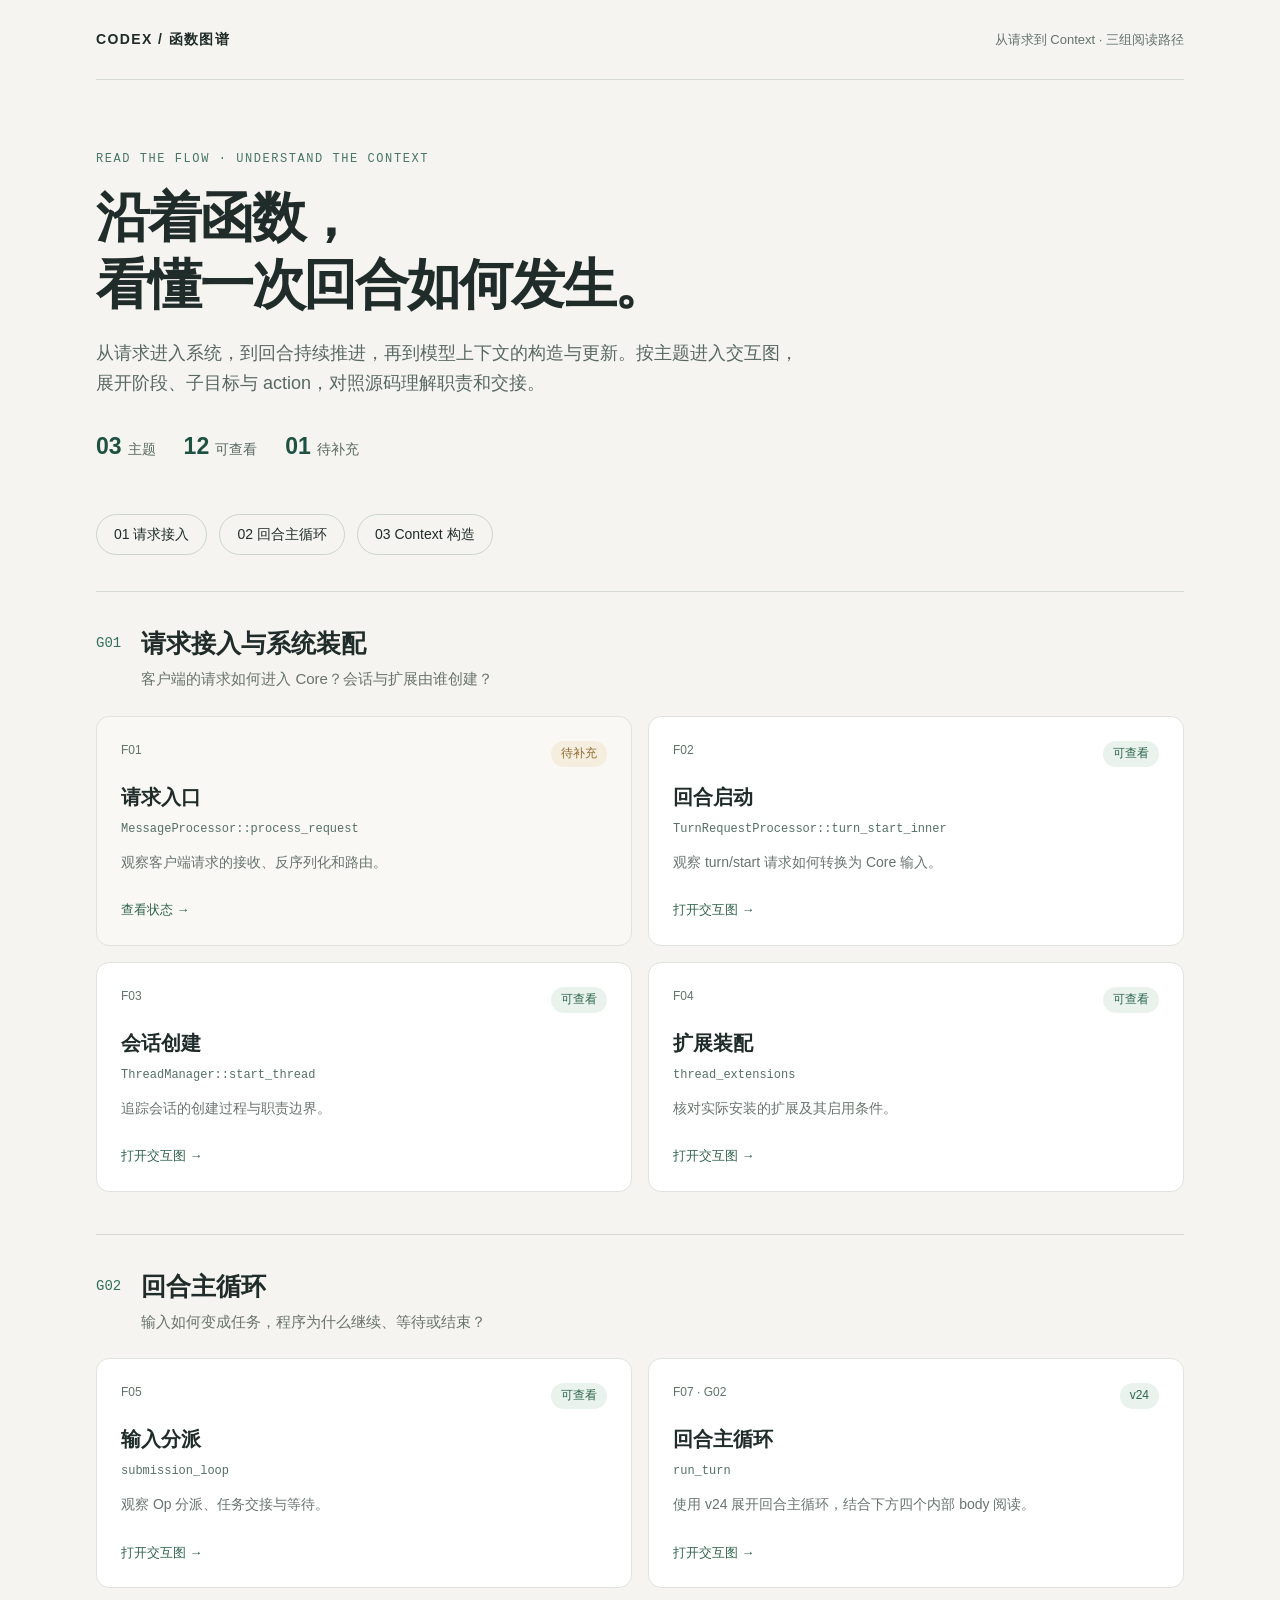
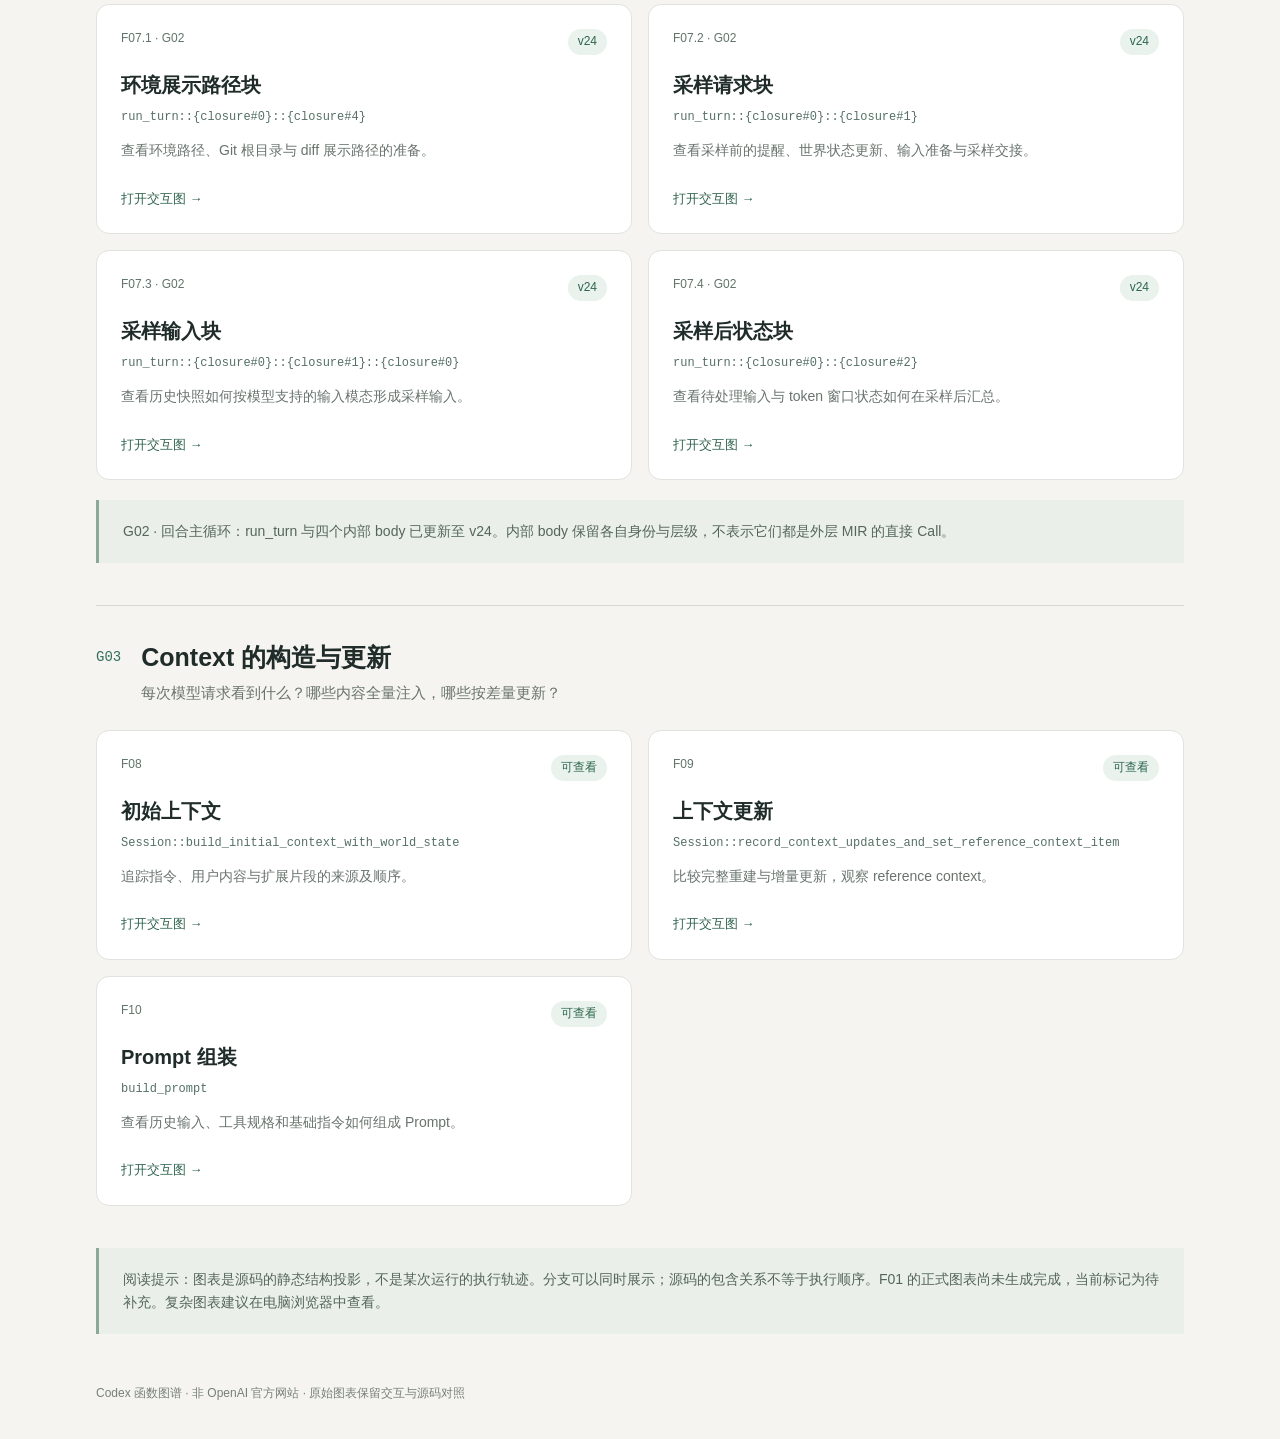
<file: index.html>
<!doctype html><html lang="zh-CN"><head><meta charset="utf-8"><meta name="viewport" content="width=device-width,initial-scale=1"><meta name="description" content="从请求接入、回合主循环到 Context 构造，探索 Codex 的核心函数与交互图。"><title>Codex 函数图谱 · 从请求到 Context</title><link rel="stylesheet" href="site.css"></head><body><header><div class="top"><a class="brand" href="./">CODEX / 函数图谱</a><span>从请求到 Context · 三组阅读路径</span></div><div class="hero"><div class="eyebrow">READ THE FLOW · UNDERSTAND THE CONTEXT</div><h1>沿着函数，<br>看懂一次回合如何发生。</h1><p>从请求进入系统，到回合持续推进，再到模型上下文的构造与更新。按主题进入交互图，展开阶段、子目标与 action，对照源码理解职责和交接。</p><div class="stats"><span><strong>03</strong>主题</span><span><strong>12</strong>可查看</span><span><strong>01</strong>待补充</span></div></div><nav class="jump" aria-label="主题导航"><a href="#G01">01 请求接入</a><a href="#G02">02 回合主循环</a><a href="#G03">03 Context 构造</a></nav></header><main><section class="group" id="G01"><div class="group-head"><span class="group-id">G01</span><div><h2>请求接入与系统装配</h2><p>客户端的请求如何进入 Core？会话与扩展由谁创建？</p></div></div><div class="grid"><a class="card pending" href="functions/process-request/"><div class="card-top"><span>F01</span><span class="badge">待补充</span></div><h3>请求入口</h3><div class="symbol">MessageProcessor::process_request</div><p>观察客户端请求的接收、反序列化和路由。</p><span class="link">查看状态 →</span></a><a class="card " href="functions/turn-start-inner/roundtrip/"><div class="card-top"><span>F02</span><span class="badge">可查看</span></div><h3>回合启动</h3><div class="symbol">TurnRequestProcessor::turn_start_inner</div><p>观察 turn/start 请求如何转换为 Core 输入。</p><span class="link">打开交互图 →</span></a><a class="card " href="functions/start-thread/roundtrip/"><div class="card-top"><span>F03</span><span class="badge">可查看</span></div><h3>会话创建</h3><div class="symbol">ThreadManager::start_thread</div><p>追踪会话的创建过程与职责边界。</p><span class="link">打开交互图 →</span></a><a class="card " href="functions/thread-extensions/roundtrip/"><div class="card-top"><span>F04</span><span class="badge">可查看</span></div><h3>扩展装配</h3><div class="symbol">thread_extensions</div><p>核对实际安装的扩展及其启用条件。</p><span class="link">打开交互图 →</span></a></div></section><section class="group" id="G02"><div class="group-head"><span class="group-id">G02</span><div><h2>回合主循环</h2><p>输入如何变成任务，程序为什么继续、等待或结束？</p></div></div><div class="grid"><a class="card " href="functions/submission-loop/roundtrip/"><div class="card-top"><span>F05</span><span class="badge">可查看</span></div><h3>输入分派</h3><div class="symbol">submission_loop</div><p>观察 Op 分派、任务交接与等待。</p><span class="link">打开交互图 →</span></a><a class="card" data-group="G02" data-version="v24" href="functions/run-turn/roundtrip/"><div class="card-top"><span>F07 · G02</span><span class="badge">v24</span></div><h3>回合主循环</h3><div class="symbol">run_turn</div><p>使用 v24 展开回合主循环，结合下方四个内部 body 阅读。</p><span class="link">打开交互图 →</span></a><a class="card" data-group="G02" data-version="v24" href="functions/run-turn-display-roots/roundtrip/"><div class="card-top"><span>F07.1 · G02</span><span class="badge">v24</span></div><h3>环境展示路径块</h3><div class="symbol">run_turn::{closure#0}::{closure#4}</div><p>查看环境路径、Git 根目录与 diff 展示路径的准备。</p><span class="link">打开交互图 →</span></a><a class="card" data-group="G02" data-version="v24" href="functions/run-turn-sampling-request/roundtrip/"><div class="card-top"><span>F07.2 · G02</span><span class="badge">v24</span></div><h3>采样请求块</h3><div class="symbol">run_turn::{closure#0}::{closure#1}</div><p>查看采样前的提醒、世界状态更新、输入准备与采样交接。</p><span class="link">打开交互图 →</span></a><a class="card" data-group="G02" data-version="v24" href="functions/run-turn-sampling-input/roundtrip/"><div class="card-top"><span>F07.3 · G02</span><span class="badge">v24</span></div><h3>采样输入块</h3><div class="symbol">run_turn::{closure#0}::{closure#1}::{closure#0}</div><p>查看历史快照如何按模型支持的输入模态形成采样输入。</p><span class="link">打开交互图 →</span></a><a class="card" data-group="G02" data-version="v24" href="functions/run-turn-post-sampling-state/roundtrip/"><div class="card-top"><span>F07.4 · G02</span><span class="badge">v24</span></div><h3>采样后状态块</h3><div class="symbol">run_turn::{closure#0}::{closure#2}</div><p>查看待处理输入与 token 窗口状态如何在采样后汇总。</p><span class="link">打开交互图 →</span></a></div><p class="note" style="margin:20px 0 0">G02 · 回合主循环：run_turn 与四个内部 body 已更新至 v24。内部 body 保留各自身份与层级，不表示它们都是外层 MIR 的直接 Call。</p></section><section class="group" id="G03"><div class="group-head"><span class="group-id">G03</span><div><h2>Context 的构造与更新</h2><p>每次模型请求看到什么？哪些内容全量注入，哪些按差量更新？</p></div></div><div class="grid"><a class="card " href="functions/initial-context/roundtrip/"><div class="card-top"><span>F08</span><span class="badge">可查看</span></div><h3>初始上下文</h3><div class="symbol">Session::build_initial_context_with_world_state</div><p>追踪指令、用户内容与扩展片段的来源及顺序。</p><span class="link">打开交互图 →</span></a><a class="card " href="functions/context-updates/roundtrip/"><div class="card-top"><span>F09</span><span class="badge">可查看</span></div><h3>上下文更新</h3><div class="symbol">Session::record_context_updates_and_set_reference_context_item</div><p>比较完整重建与增量更新，观察 reference context。</p><span class="link">打开交互图 →</span></a><a class="card " href="functions/build-prompt/roundtrip/"><div class="card-top"><span>F10</span><span class="badge">可查看</span></div><h3>Prompt 组装</h3><div class="symbol">build_prompt</div><p>查看历史输入、工具规格和基础指令如何组成 Prompt。</p><span class="link">打开交互图 →</span></a></div></section><aside class="note">阅读提示：图表是源码的静态结构投影，不是某次运行的执行轨迹。分支可以同时展示；源码的包含关系不等于执行顺序。F01 的正式图表尚未生成完成，当前标记为待补充。复杂图表建议在电脑浏览器中查看。</aside></main><footer>Codex 函数图谱 · 非 OpenAI 官方网站 · 原始图表保留交互与源码对照</footer></body></html>
</file>
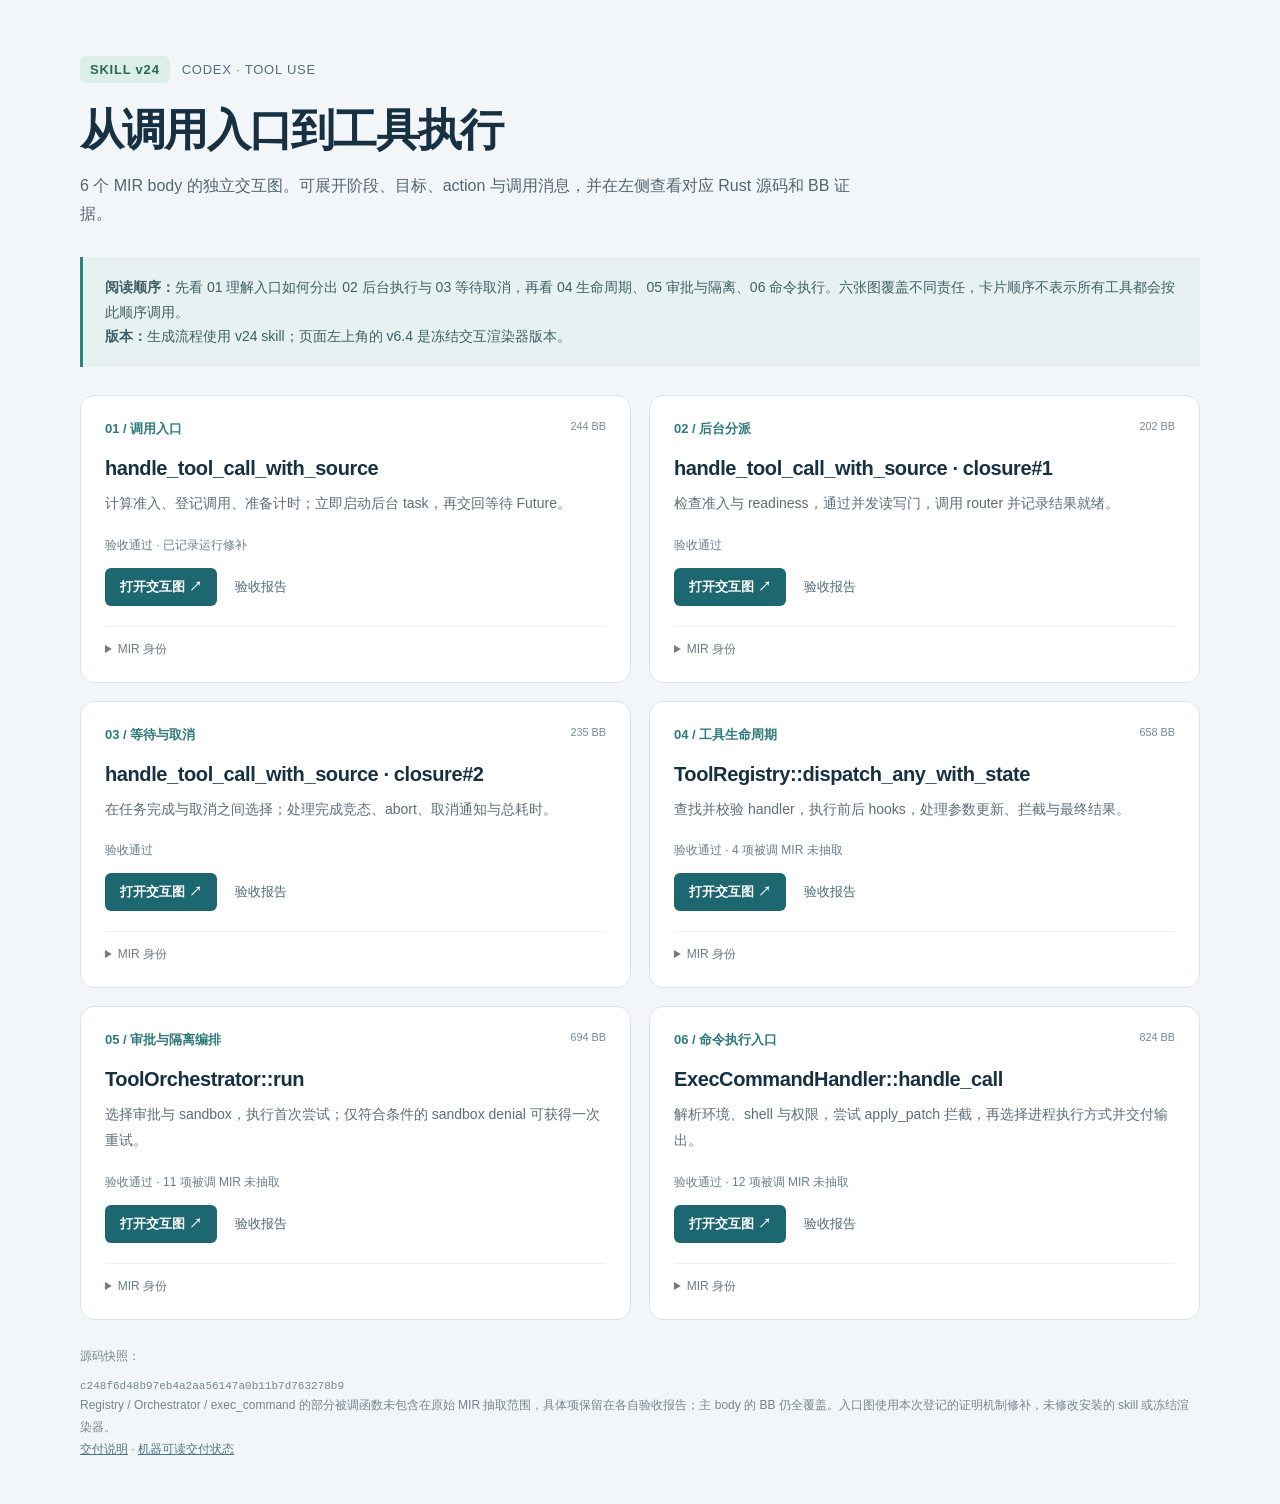
<file: tool-use-v24/index.html>
<!doctype html><html lang="zh-CN"><meta charset="utf-8"><meta name="viewport" content="width=device-width,initial-scale=1"><title>Tool use · 6 张 v24 交互图</title><style>
:root{font-family:Inter,-apple-system,BlinkMacSystemFont,"Segoe UI","PingFang SC",sans-serif;color:#173042;background:#f3f6f8}*{box-sizing:border-box}body{margin:0}main{max-width:1180px;margin:auto;padding:56px 30px 44px}.top{display:flex;align-items:center;gap:12px;color:#52717e;font-size:13px;letter-spacing:.06em}.pill{background:#dceee8;color:#276953;padding:6px 10px;border-radius:6px;font-weight:650}h1{font-size:44px;line-height:1.15;letter-spacing:-.04em;margin:22px 0 16px}header>p{max-width:780px;color:#526573;line-height:1.8;font-size:16px}.guide{margin:28px 0;padding:18px 22px;border-left:3px solid #28867e;background:#e8f1f1;color:#3e5f68;line-height:1.75;font-size:14px}.grid{display:grid;grid-template-columns:repeat(2,minmax(0,1fr));gap:18px}article{background:white;border:1px solid #dce4e9;border-radius:14px;padding:24px;display:flex;flex-direction:column}.eyebrow{display:flex;justify-content:space-between;gap:10px;color:#2e7c79;font-size:13px;font-weight:650}.eyebrow small{font-weight:400;color:#778a96}h2{font-size:20px;line-height:1.45;overflow-wrap:anywhere;letter-spacing:-.02em;margin:16px 0 8px}article p{font-size:14px;line-height:1.85;color:#5c6e7a;margin:0 0 20px;flex:1}.status{font-size:12px;color:#6d7f88;margin-bottom:14px}.links{display:flex;align-items:center;gap:18px}.links a{font-size:13px;color:#4e6878;text-decoration:none}.links .open{background:#1d6870;color:white;padding:10px 15px;border-radius:6px;font-weight:600}a:hover{filter:brightness(.85)}details{margin-top:20px;border-top:1px solid #edf1f3;padding-top:14px;font-size:12px;color:#6c7d86}summary{cursor:pointer}code{display:block;overflow-wrap:anywhere;margin-top:10px;line-height:1.6;font-size:11px}footer{font-size:12px;color:#748590;line-height:1.8;margin-top:26px}footer a{color:#4c7785}@media(max-width:750px){main{padding:30px 18px}.grid{grid-template-columns:1fr}h1{font-size:34px}}
</style><main><header><div class="top"><span class="pill">SKILL v24</span><span>CODEX · TOOL USE</span></div><h1>从调用入口到工具执行</h1><p>6 个 MIR body 的独立交互图。可展开阶段、目标、action 与调用消息，并在左侧查看对应 Rust 源码和 BB 证据。</p></header><div class="guide"><strong>阅读顺序：</strong>先看 01 理解入口如何分出 02 后台执行与 03 等待取消，再看 04 生命周期、05 审批与隔离、06 命令执行。六张图覆盖不同责任，卡片顺序不表示所有工具都会按此顺序调用。<br><strong>版本：</strong>生成流程使用 v24 skill；页面左上角的 v6.4 是冻结交互渲染器版本。</div><section class="grid"><article><div class="eyebrow"><span>01 / 调用入口</span><small>244 BB</small></div><h2>handle_tool_call_with_source</h2><p>计算准入、登记调用、准备计时；立即启动后台 task，再交回等待 Future。</p><div class="status">验收通过 · 已记录运行修补</div><div class="links"><a class="open" href="01-runtime/out/deliverable/roundtrip/index.html">打开交互图 ↗</a><a href="01-runtime/out/e2e-summary.md">验收报告</a></div><details><summary>MIR 身份</summary><code>codex_core::tools::parallel::ToolCallRuntime::handle_tool_call_with_source</code><code>f5ab0280c7d978027f347cbdcc2b778a</code></details></article><article><div class="eyebrow"><span>02 / 后台分派</span><small>202 BB</small></div><h2>handle_tool_call_with_source · closure#1</h2><p>检查准入与 readiness，通过并发读写门，调用 router 并记录结果就绪。</p><div class="status">验收通过</div><div class="links"><a class="open" href="02-dispatch-task/out/deliverable/roundtrip/index.html">打开交互图 ↗</a><a href="02-dispatch-task/out/e2e-summary.md">验收报告</a></div><details><summary>MIR 身份</summary><code>codex_core::tools::parallel::ToolCallRuntime::handle_tool_call_with_source::{closure#1}</code><code>fe2e95c3e6be137e7f347cbdcc2b778a</code></details></article><article><div class="eyebrow"><span>03 / 等待与取消</span><small>235 BB</small></div><h2>handle_tool_call_with_source · closure#2</h2><p>在任务完成与取消之间选择；处理完成竞态、abort、取消通知与总耗时。</p><div class="status">验收通过</div><div class="links"><a class="open" href="03-wait-cancel/out/deliverable/roundtrip/index.html">打开交互图 ↗</a><a href="03-wait-cancel/out/e2e-summary.md">验收报告</a></div><details><summary>MIR 身份</summary><code>codex_core::tools::parallel::ToolCallRuntime::handle_tool_call_with_source::{closure#2}</code><code>f361ae0baf35f2e37f347cbdcc2b778a</code></details></article><article><div class="eyebrow"><span>04 / 工具生命周期</span><small>658 BB</small></div><h2>ToolRegistry::dispatch_any_with_state</h2><p>查找并校验 handler，执行前后 hooks，处理参数更新、拦截与最终结果。</p><div class="status">验收通过 · 4 项被调 MIR 未抽取</div><div class="links"><a class="open" href="04-registry/out/deliverable/roundtrip/index.html">打开交互图 ↗</a><a href="04-registry/out/e2e-summary.md">验收报告</a></div><details><summary>MIR 身份</summary><code>codex_core::tools::registry::ToolRegistry::dispatch_any_with_state::{closure#0}</code><code>fa7acf2a2dcc07fd7f347cbdcc2b778a</code></details></article><article><div class="eyebrow"><span>05 / 审批与隔离编排</span><small>694 BB</small></div><h2>ToolOrchestrator::run</h2><p>选择审批与 sandbox，执行首次尝试；仅符合条件的 sandbox denial 可获得一次重试。</p><div class="status">验收通过 · 11 项被调 MIR 未抽取</div><div class="links"><a class="open" href="05-orchestrator/out/deliverable/roundtrip/index.html">打开交互图 ↗</a><a href="05-orchestrator/out/e2e-summary.md">验收报告</a></div><details><summary>MIR 身份</summary><code>codex_core::tools::orchestrator::ToolOrchestrator::run::{closure#0}</code><code>b33919981e4508897f347cbdcc2b778a</code></details></article><article><div class="eyebrow"><span>06 / 命令执行入口</span><small>824 BB</small></div><h2>ExecCommandHandler::handle_call</h2><p>解析环境、shell 与权限，尝试 apply_patch 拦截，再选择进程执行方式并交付输出。</p><div class="status">验收通过 · 12 项被调 MIR 未抽取</div><div class="links"><a class="open" href="06-exec-command/out/deliverable/roundtrip/index.html">打开交互图 ↗</a><a href="06-exec-command/out/e2e-summary.md">验收报告</a></div><details><summary>MIR 身份</summary><code>codex_core::tools::handlers::unified_exec::exec_command::ExecCommandHandler::handle_call::{closure#0}</code><code>8665ce5fdc03cf9f7f347cbdcc2b778a</code></details></article></section><footer>源码快照：<code>c248f6d48b97eb4a2aa56147a0b11b7d763278b9</code>Registry / Orchestrator / exec_command 的部分被调函数未包含在原始 MIR 抽取范围，具体项保留在各自验收报告；主 body 的 BB 仍全覆盖。入口图使用本次登记的证明机制修补，未修改安装的 skill 或冻结渲染器。<br><a href="README.md">交付说明</a> · <a href="delivery-status.json">机器可读交付状态</a></footer></main></html>
</file>
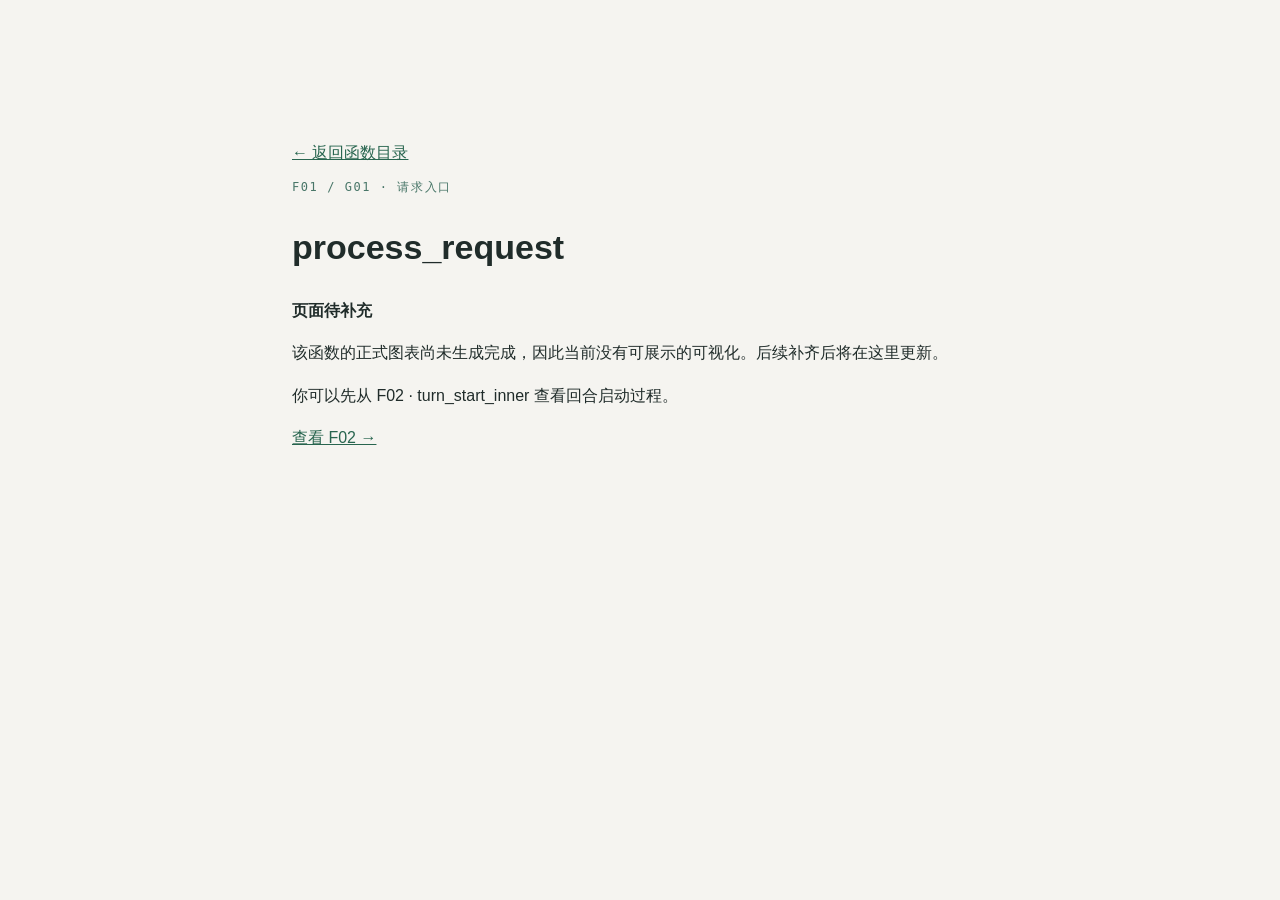
<file: functions/process-request/index.html>
<!doctype html><html lang="zh-CN"><meta charset="utf-8"><meta name="viewport" content="width=device-width,initial-scale=1"><title>F01 待补充 · Codex 函数图谱</title><link rel="stylesheet" href="../../site.css"><main class="pending-page"><a href="../../">← 返回函数目录</a><p class="eyebrow">F01 / G01 · 请求入口</p><h1>process_request</h1><p><strong>页面待补充</strong></p><p>该函数的正式图表尚未生成完成，因此当前没有可展示的可视化。后续补齐后将在这里更新。</p><p>你可以先从 F02 · turn_start_inner 查看回合启动过程。</p><a href="../turn-start-inner/roundtrip/">查看 F02 →</a></main></html>
</file>
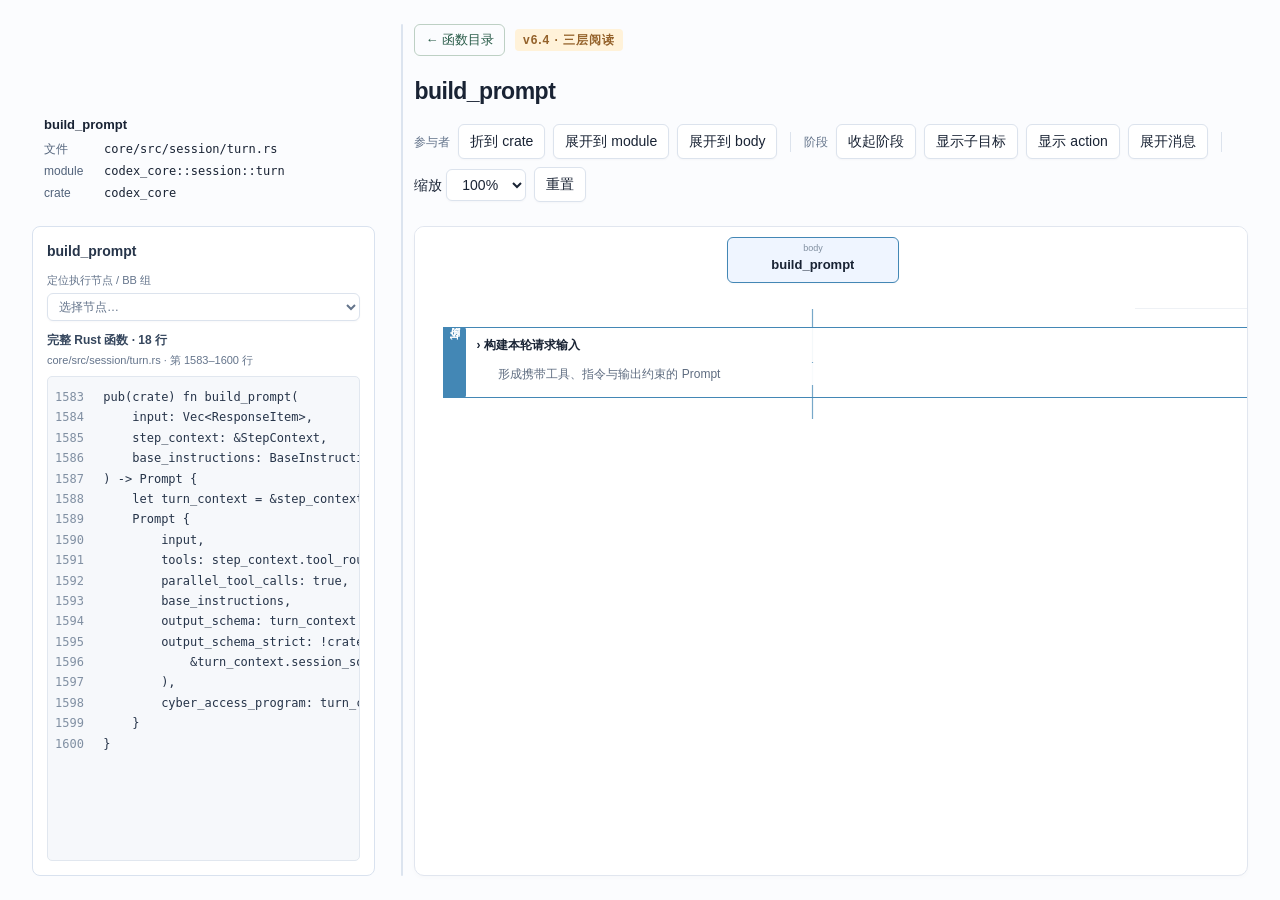
<file: functions/build-prompt/roundtrip/index.html>
<!doctype html><html lang="zh-CN"><meta charset="utf-8"><link rel="icon" href="data:,"><meta name="viewport" content="width=device-width,initial-scale=1"><title>三层阅读 · build_prompt 时序图</title><link rel="stylesheet" href="style.css?v=sidebar-1">
<header><div><a href="../../../index.html" aria-label="返回函数目录" style="display:inline-flex;align-items:center;font:13px/1.5 sans-serif;color:#285b48;text-decoration:none;border:1px solid #bdd0c4;border-radius:6px;padding:5px 10px;margin:0 10px 8px 0">← 函数目录</a><b>v6.4 · 三层阅读</b><h1 id="title">build_prompt</h1></div><p id="description"></p></header>
<nav aria-label="演示控制"><span>参与者</span><button data-x="0">折到 crate</button><button data-x="1">展开到 module</button><button data-x="2">展开到 body</button><i></i><span>阶段</span><button data-y="0">收起阶段</button><button data-y="1">显示子目标</button><button data-y="2">显示 action</button><button data-y="3">展开消息</button><i></i><label>缩放 <select id="zoom"><option value=".7">70%</option><option value=".85">85%</option><option value="1" selected>100%</option><option value="1.2">120%</option></select></label><button id="reset">重置</button></nav>
<p class="hint">点击列头 ▸ 展开参与者；点击左侧 阶段 或标题 ▸ 展开阶段/子目标/action；点击消息核对调用配对。所有 alt 分支同时展示，不按上下顺序执行。</p>
<div id="status" role="status"></div><div class="diagram-details-layout"><main id="viewport"><div id="scale"><div id="diagram"></div></div></main>
<div id="selection">所有分支同图展示。折叠隐藏的消息保留原始身份。</div></div>
<p id="definition-info" class="hint"></p><details><summary><span id="case-summary">案例索引</span></summary><table><thead><tr><th>编号</th><th>案例</th><th>共用表达</th><th>位置</th></tr></thead><tbody id="case-index"></tbody></table></details><details><summary>查看当前折叠状态和隐藏消息</summary><pre id="state"></pre></details>
<footer>基于 SeqDia 的层级布局与消息样式；条件分段、重复范围与纵向折叠为本地扩展。静态投影，不是执行轨迹。<a href="../README.md">来源与扩展边界</a></footer>
<aside id="root-source" aria-label="源码位置"><strong data-source-field="symbol"></strong><dl><dt>文件</dt><dd><code data-source-field="file"></code></dd><dt>module</dt><dd><code data-source-field="module"></code></dd><dt>crate</dt><dd><code data-source-field="crate"></code></dd></dl></aside>
<div id="pane-divider" role="separator" aria-label="调整源码与图的宽度" aria-orientation="vertical" aria-controls="selection viewport" tabindex="0"></div>
<script src="../data.js"></script><script src="app.bundle.js"></script></html>
</file>
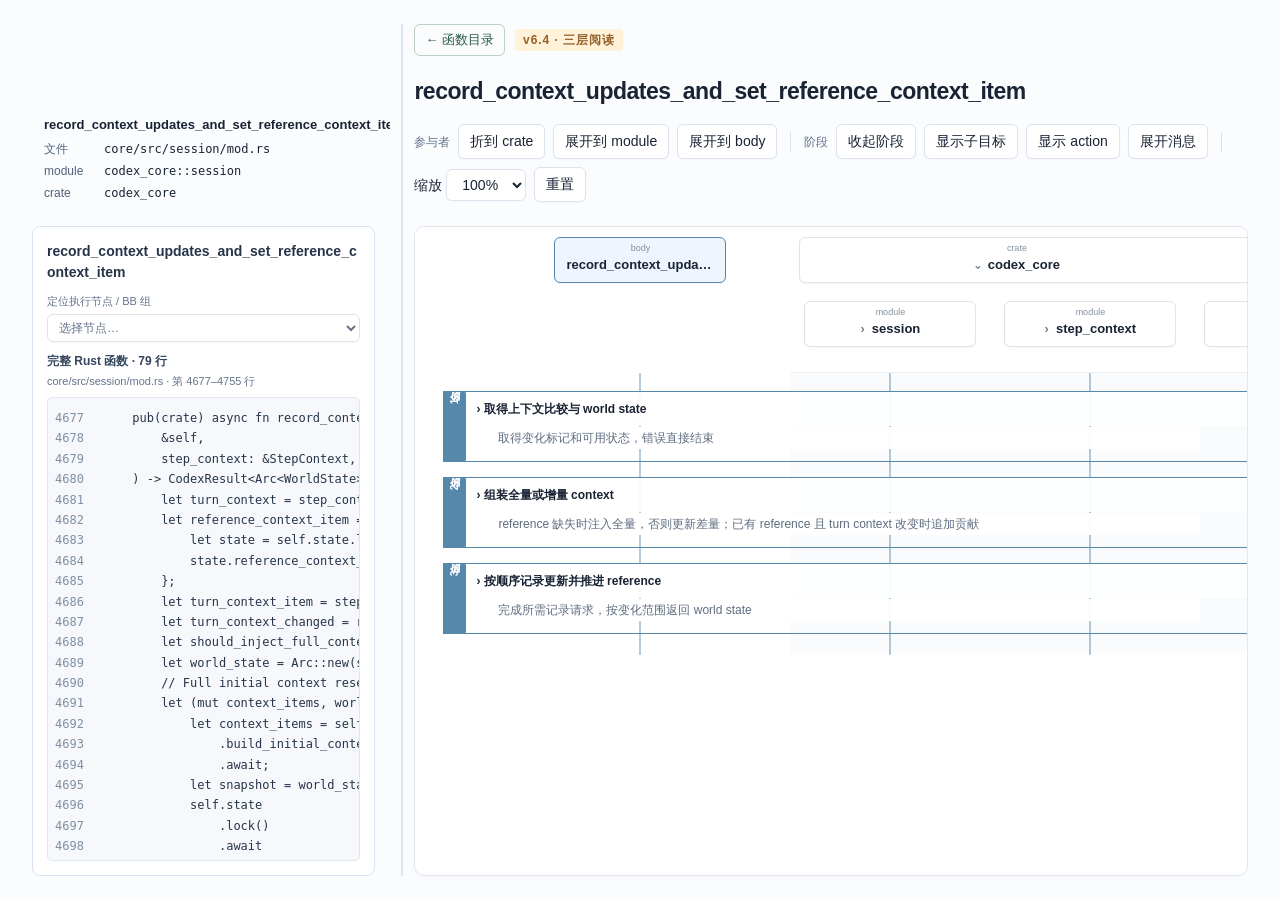
<file: functions/context-updates/roundtrip/index.html>
<!doctype html><html lang="zh-CN"><meta charset="utf-8"><link rel="icon" href="data:,"><meta name="viewport" content="width=device-width,initial-scale=1"><title>三层阅读 · record_context_updates_and_set_reference_context_item 时序图</title><link rel="stylesheet" href="style.css?v=sidebar-1">
<header><div><a href="../../../index.html" aria-label="返回函数目录" style="display:inline-flex;align-items:center;font:13px/1.5 sans-serif;color:#285b48;text-decoration:none;border:1px solid #bdd0c4;border-radius:6px;padding:5px 10px;margin:0 10px 8px 0">← 函数目录</a><b>v6.4 · 三层阅读</b><h1 id="title">record_context_updates_and_set_reference_context_item</h1></div><p id="description"></p></header>
<nav aria-label="演示控制"><span>参与者</span><button data-x="0">折到 crate</button><button data-x="1">展开到 module</button><button data-x="2">展开到 body</button><i></i><span>阶段</span><button data-y="0">收起阶段</button><button data-y="1">显示子目标</button><button data-y="2">显示 action</button><button data-y="3">展开消息</button><i></i><label>缩放 <select id="zoom"><option value=".7">70%</option><option value=".85">85%</option><option value="1" selected>100%</option><option value="1.2">120%</option></select></label><button id="reset">重置</button></nav>
<p class="hint">点击列头 ▸ 展开参与者；点击左侧 阶段 或标题 ▸ 展开阶段/子目标/action；点击消息核对调用配对。所有 alt 分支同时展示，不按上下顺序执行。</p>
<div id="status" role="status"></div><div class="diagram-details-layout"><main id="viewport"><div id="scale"><div id="diagram"></div></div></main>
<div id="selection">所有分支同图展示。折叠隐藏的消息保留原始身份。</div></div>
<p id="definition-info" class="hint"></p><details><summary><span id="case-summary">案例索引</span></summary><table><thead><tr><th>编号</th><th>案例</th><th>共用表达</th><th>位置</th></tr></thead><tbody id="case-index"></tbody></table></details><details><summary>查看当前折叠状态和隐藏消息</summary><pre id="state"></pre></details>
<footer>基于 SeqDia 的层级布局与消息样式；条件分段、重复范围与纵向折叠为本地扩展。静态投影，不是执行轨迹。<a href="../README.md">来源与扩展边界</a></footer>
<aside id="root-source" aria-label="源码位置"><strong data-source-field="symbol"></strong><dl><dt>文件</dt><dd><code data-source-field="file"></code></dd><dt>module</dt><dd><code data-source-field="module"></code></dd><dt>crate</dt><dd><code data-source-field="crate"></code></dd></dl></aside>
<div id="pane-divider" role="separator" aria-label="调整源码与图的宽度" aria-orientation="vertical" aria-controls="selection viewport" tabindex="0"></div>
<script src="../data.js"></script><script src="app.bundle.js"></script></html>
</file>
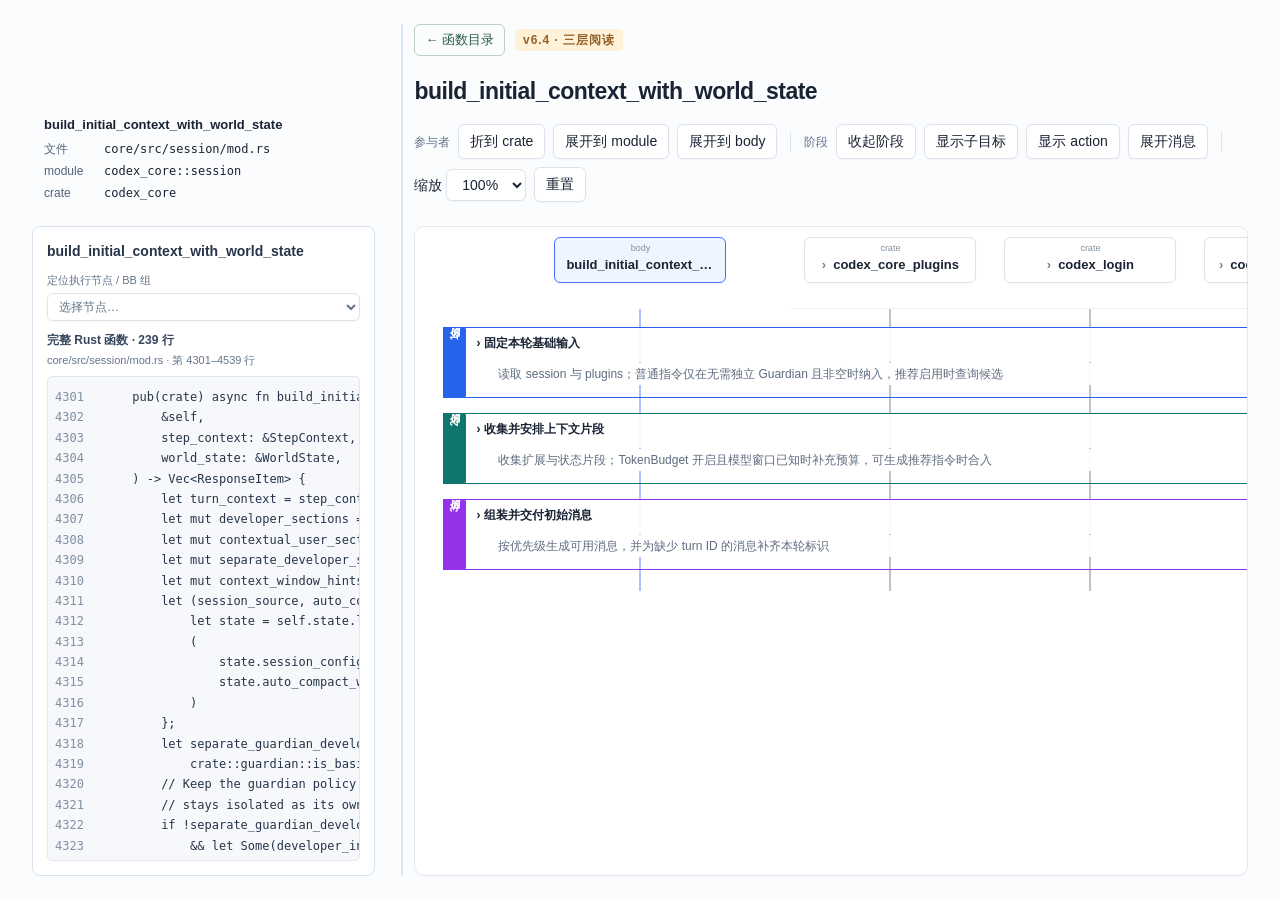
<file: functions/initial-context/roundtrip/index.html>
<!doctype html><html lang="zh-CN"><meta charset="utf-8"><link rel="icon" href="data:,"><meta name="viewport" content="width=device-width,initial-scale=1"><title>三层阅读 · build_initial_context_with_world_state 时序图</title><link rel="stylesheet" href="style.css?v=sidebar-1">
<header><div><a href="../../../index.html" aria-label="返回函数目录" style="display:inline-flex;align-items:center;font:13px/1.5 sans-serif;color:#285b48;text-decoration:none;border:1px solid #bdd0c4;border-radius:6px;padding:5px 10px;margin:0 10px 8px 0">← 函数目录</a><b>v6.4 · 三层阅读</b><h1 id="title">build_initial_context_with_world_state</h1></div><p id="description"></p></header>
<nav aria-label="演示控制"><span>参与者</span><button data-x="0">折到 crate</button><button data-x="1">展开到 module</button><button data-x="2">展开到 body</button><i></i><span>阶段</span><button data-y="0">收起阶段</button><button data-y="1">显示子目标</button><button data-y="2">显示 action</button><button data-y="3">展开消息</button><i></i><label>缩放 <select id="zoom"><option value=".7">70%</option><option value=".85">85%</option><option value="1" selected>100%</option><option value="1.2">120%</option></select></label><button id="reset">重置</button></nav>
<p class="hint">点击列头 ▸ 展开参与者；点击左侧 阶段 或标题 ▸ 展开阶段/子目标/action；点击消息核对调用配对。所有 alt 分支同时展示，不按上下顺序执行。</p>
<div id="status" role="status"></div><div class="diagram-details-layout"><main id="viewport"><div id="scale"><div id="diagram"></div></div></main>
<div id="selection">所有分支同图展示。折叠隐藏的消息保留原始身份。</div></div>
<p id="definition-info" class="hint"></p><details><summary><span id="case-summary">案例索引</span></summary><table><thead><tr><th>编号</th><th>案例</th><th>共用表达</th><th>位置</th></tr></thead><tbody id="case-index"></tbody></table></details><details><summary>查看当前折叠状态和隐藏消息</summary><pre id="state"></pre></details>
<footer>基于 SeqDia 的层级布局与消息样式；条件分段、重复范围与纵向折叠为本地扩展。静态投影，不是执行轨迹。<a href="../README.md">来源与扩展边界</a></footer>
<aside id="root-source" aria-label="源码位置"><strong data-source-field="symbol"></strong><dl><dt>文件</dt><dd><code data-source-field="file"></code></dd><dt>module</dt><dd><code data-source-field="module"></code></dd><dt>crate</dt><dd><code data-source-field="crate"></code></dd></dl></aside>
<div id="pane-divider" role="separator" aria-label="调整源码与图的宽度" aria-orientation="vertical" aria-controls="selection viewport" tabindex="0"></div>
<script src="../data.js"></script><script src="app.bundle.js"></script></html>
</file>
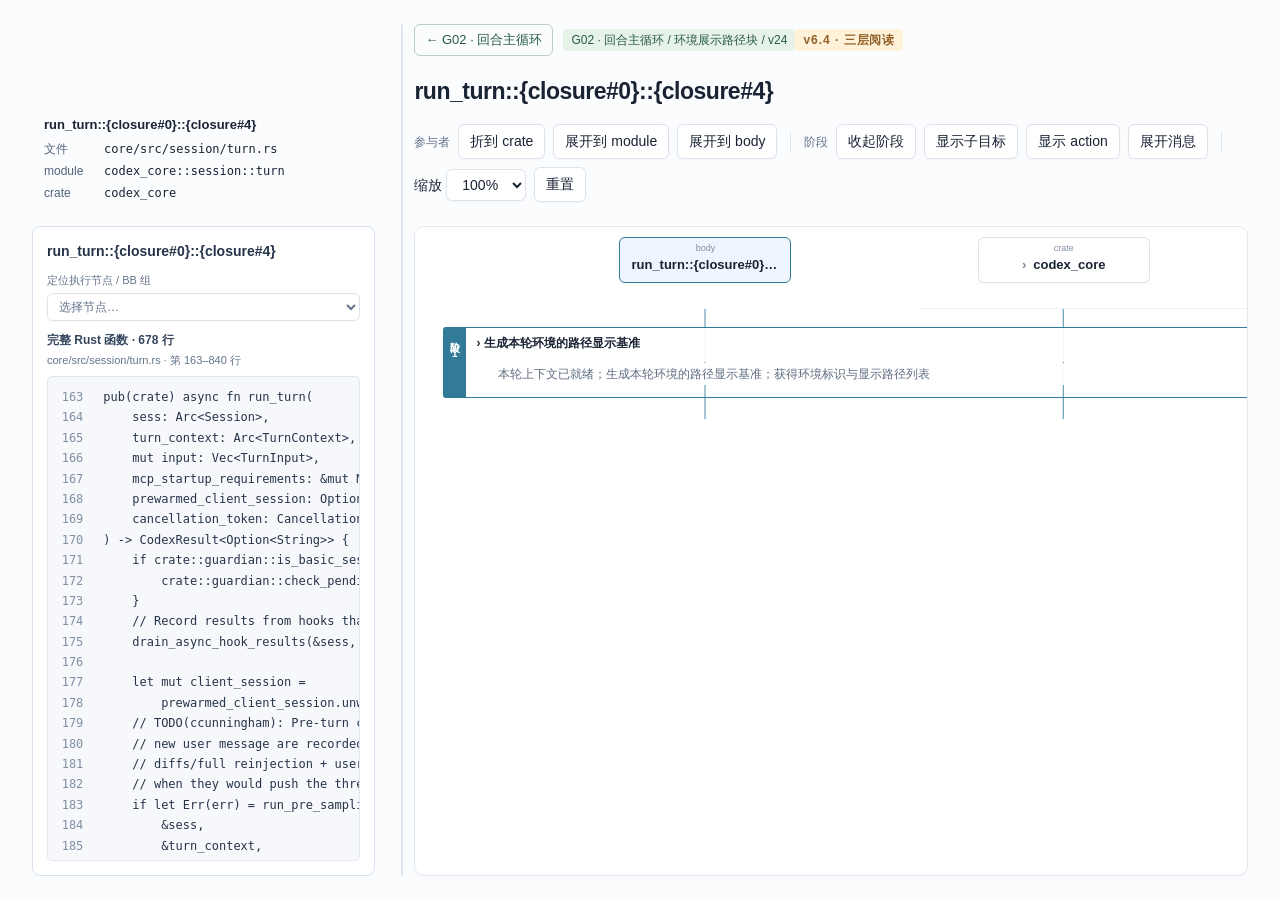
<file: functions/run-turn-display-roots/roundtrip/index.html>
<!doctype html><html lang="zh-CN"><meta charset="utf-8"><link rel="icon" href="data:,"><meta name="viewport" content="width=device-width,initial-scale=1"><title>G02 · 环境展示路径块 · run_turn::{closure#0}::{closure#4} · v24</title><link rel="stylesheet" href="style.css?v=v24-bd44d20c167b">
<header><div><a href="../../../index.html#G02" aria-label="返回 G02 回合主循环目录" style="display:inline-block;font:13px/1.5 sans-serif;color:#285b48;text-decoration:none;border:1px solid #bdd0c4;border-radius:6px;padding:5px 10px;margin:0 10px 8px 0">← G02 · 回合主循环</a><span class="atlas-classification" data-group="G02" data-version="v24" style="font:12px/1.5 sans-serif;color:#285b48;background:#e7f2e9;border-radius:4px;padding:4px 8px">G02 · 回合主循环 / 环境展示路径块 / v24</span><b>v6.4 · 三层阅读</b><h1 id="title">exec_approval</h1></div><p id="description"></p></header>
<nav aria-label="演示控制"><span>参与者</span><button data-x="0">折到 crate</button><button data-x="1">展开到 module</button><button data-x="2">展开到 body</button><i></i><span>阶段</span><button data-y="0">收起阶段</button><button data-y="1">显示子目标</button><button data-y="2">显示 action</button><button data-y="3">展开消息</button><i></i><label>缩放 <select id="zoom"><option value=".7">70%</option><option value=".85">85%</option><option value="1" selected>100%</option><option value="1.2">120%</option></select></label><button id="reset">重置</button></nav>
<p class="hint">点击列头 ▸ 展开参与者；点击左侧 阶段 或标题 ▸ 展开阶段/子目标/action；点击消息核对调用配对。所有 alt 分支同时展示，不按上下顺序执行。</p>
<div id="status" role="status">正在加载 v24 图表，首次打开请稍候…</div><div class="diagram-details-layout"><main id="viewport"><div id="scale"><div id="diagram"></div></div></main>
<div id="selection">所有分支同图展示。折叠隐藏的消息保留原始身份。</div></div>
<p id="definition-info" class="hint"></p><details><summary><span id="case-summary">案例索引</span></summary><table><thead><tr><th>编号</th><th>案例</th><th>共用表达</th><th>位置</th></tr></thead><tbody id="case-index"></tbody></table></details><details><summary>查看当前折叠状态和隐藏消息</summary><pre id="state"></pre></details>
<footer>基于 SeqDia 的层级布局与消息样式；条件分段、重复范围与纵向折叠为本地扩展。静态投影，不是执行轨迹。<a href="../README.md">来源与扩展边界</a></footer>
<aside id="root-source" aria-label="源码位置"><strong data-source-field="symbol"></strong><dl><dt>文件</dt><dd><code data-source-field="file"></code></dd><dt>module</dt><dd><code data-source-field="module"></code></dd><dt>crate</dt><dd><code data-source-field="crate"></code></dd></dl></aside>
<div id="pane-divider" role="separator" aria-label="调整源码与图的宽度" aria-orientation="vertical" aria-controls="selection viewport" tabindex="0"></div>
<script src="../data.js?v=v24-bd44d20c167b"></script><script src="app.bundle.js?v=v24-bd44d20c167b"></script></html>
</file>
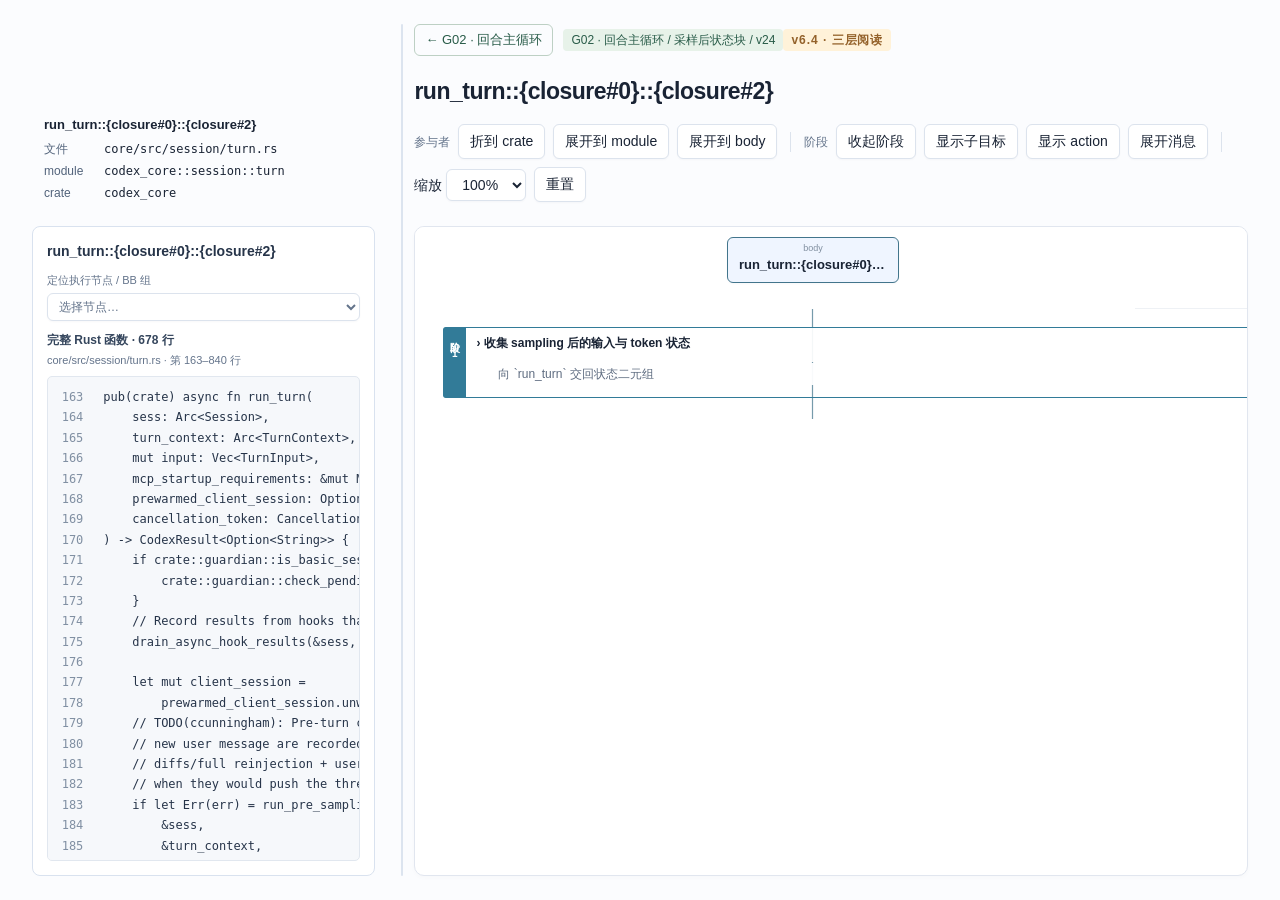
<file: functions/run-turn-post-sampling-state/roundtrip/index.html>
<!doctype html><html lang="zh-CN"><meta charset="utf-8"><link rel="icon" href="data:,"><meta name="viewport" content="width=device-width,initial-scale=1"><title>G02 · 采样后状态块 · run_turn::{closure#0}::{closure#2} · v24</title><link rel="stylesheet" href="style.css?v=v24-c4a647ae0512">
<header><div><a href="../../../index.html#G02" aria-label="返回 G02 回合主循环目录" style="display:inline-block;font:13px/1.5 sans-serif;color:#285b48;text-decoration:none;border:1px solid #bdd0c4;border-radius:6px;padding:5px 10px;margin:0 10px 8px 0">← G02 · 回合主循环</a><span class="atlas-classification" data-group="G02" data-version="v24" style="font:12px/1.5 sans-serif;color:#285b48;background:#e7f2e9;border-radius:4px;padding:4px 8px">G02 · 回合主循环 / 采样后状态块 / v24</span><b>v6.4 · 三层阅读</b><h1 id="title">exec_approval</h1></div><p id="description"></p></header>
<nav aria-label="演示控制"><span>参与者</span><button data-x="0">折到 crate</button><button data-x="1">展开到 module</button><button data-x="2">展开到 body</button><i></i><span>阶段</span><button data-y="0">收起阶段</button><button data-y="1">显示子目标</button><button data-y="2">显示 action</button><button data-y="3">展开消息</button><i></i><label>缩放 <select id="zoom"><option value=".7">70%</option><option value=".85">85%</option><option value="1" selected>100%</option><option value="1.2">120%</option></select></label><button id="reset">重置</button></nav>
<p class="hint">点击列头 ▸ 展开参与者；点击左侧 阶段 或标题 ▸ 展开阶段/子目标/action；点击消息核对调用配对。所有 alt 分支同时展示，不按上下顺序执行。</p>
<div id="status" role="status">正在加载 v24 图表，首次打开请稍候…</div><div class="diagram-details-layout"><main id="viewport"><div id="scale"><div id="diagram"></div></div></main>
<div id="selection">所有分支同图展示。折叠隐藏的消息保留原始身份。</div></div>
<p id="definition-info" class="hint"></p><details><summary><span id="case-summary">案例索引</span></summary><table><thead><tr><th>编号</th><th>案例</th><th>共用表达</th><th>位置</th></tr></thead><tbody id="case-index"></tbody></table></details><details><summary>查看当前折叠状态和隐藏消息</summary><pre id="state"></pre></details>
<footer>基于 SeqDia 的层级布局与消息样式；条件分段、重复范围与纵向折叠为本地扩展。静态投影，不是执行轨迹。<a href="../README.md">来源与扩展边界</a></footer>
<aside id="root-source" aria-label="源码位置"><strong data-source-field="symbol"></strong><dl><dt>文件</dt><dd><code data-source-field="file"></code></dd><dt>module</dt><dd><code data-source-field="module"></code></dd><dt>crate</dt><dd><code data-source-field="crate"></code></dd></dl></aside>
<div id="pane-divider" role="separator" aria-label="调整源码与图的宽度" aria-orientation="vertical" aria-controls="selection viewport" tabindex="0"></div>
<script src="../data.js?v=v24-c4a647ae0512"></script><script src="app.bundle.js?v=v24-c4a647ae0512"></script></html>
</file>
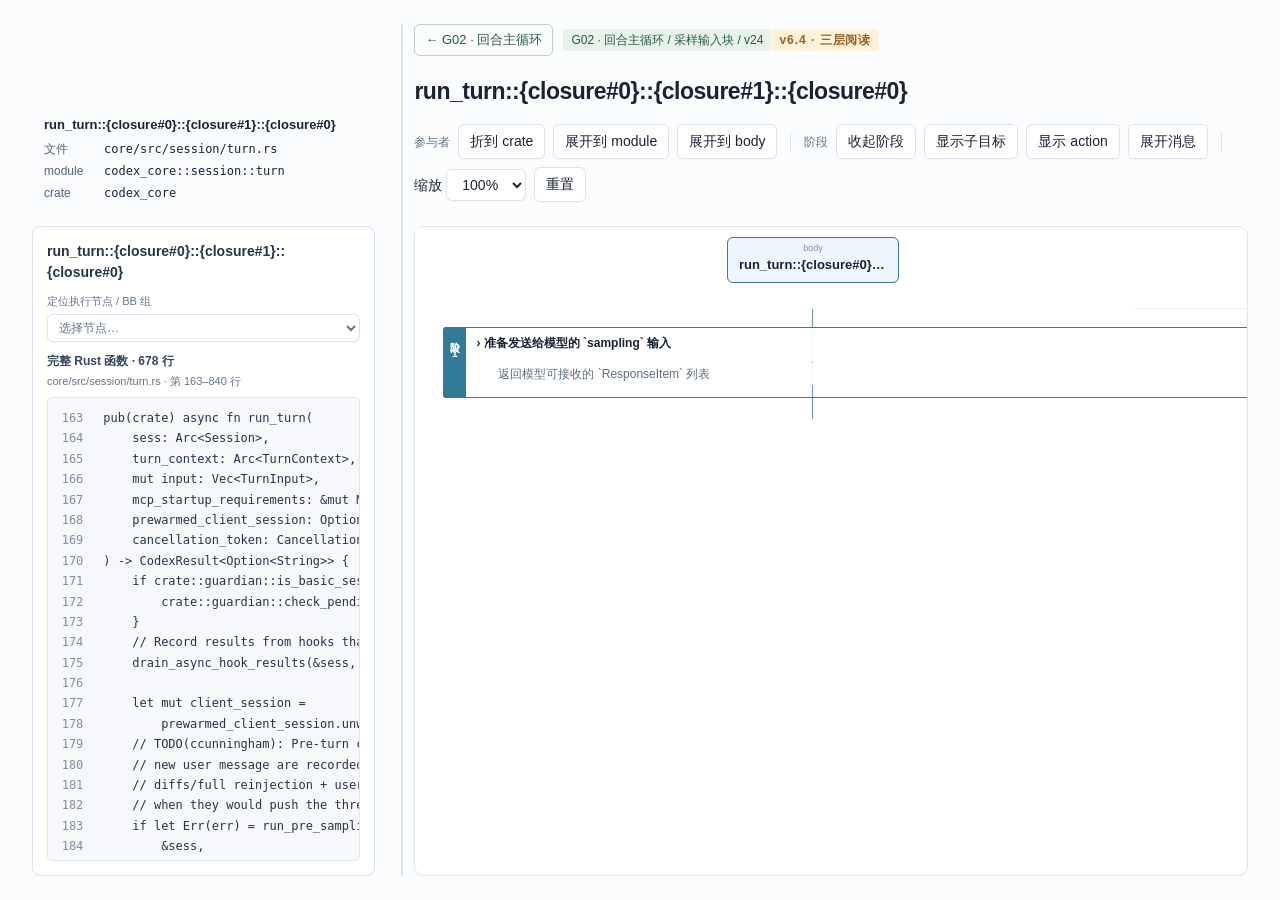
<file: functions/run-turn-sampling-input/roundtrip/index.html>
<!doctype html><html lang="zh-CN"><meta charset="utf-8"><link rel="icon" href="data:,"><meta name="viewport" content="width=device-width,initial-scale=1"><title>G02 · 采样输入块 · run_turn::{closure#0}::{closure#1}::{closure#0} · v24</title><link rel="stylesheet" href="style.css?v=v24-8bad3361e7eb">
<header><div><a href="../../../index.html#G02" aria-label="返回 G02 回合主循环目录" style="display:inline-block;font:13px/1.5 sans-serif;color:#285b48;text-decoration:none;border:1px solid #bdd0c4;border-radius:6px;padding:5px 10px;margin:0 10px 8px 0">← G02 · 回合主循环</a><span class="atlas-classification" data-group="G02" data-version="v24" style="font:12px/1.5 sans-serif;color:#285b48;background:#e7f2e9;border-radius:4px;padding:4px 8px">G02 · 回合主循环 / 采样输入块 / v24</span><b>v6.4 · 三层阅读</b><h1 id="title">exec_approval</h1></div><p id="description"></p></header>
<nav aria-label="演示控制"><span>参与者</span><button data-x="0">折到 crate</button><button data-x="1">展开到 module</button><button data-x="2">展开到 body</button><i></i><span>阶段</span><button data-y="0">收起阶段</button><button data-y="1">显示子目标</button><button data-y="2">显示 action</button><button data-y="3">展开消息</button><i></i><label>缩放 <select id="zoom"><option value=".7">70%</option><option value=".85">85%</option><option value="1" selected>100%</option><option value="1.2">120%</option></select></label><button id="reset">重置</button></nav>
<p class="hint">点击列头 ▸ 展开参与者；点击左侧 阶段 或标题 ▸ 展开阶段/子目标/action；点击消息核对调用配对。所有 alt 分支同时展示，不按上下顺序执行。</p>
<div id="status" role="status">正在加载 v24 图表，首次打开请稍候…</div><div class="diagram-details-layout"><main id="viewport"><div id="scale"><div id="diagram"></div></div></main>
<div id="selection">所有分支同图展示。折叠隐藏的消息保留原始身份。</div></div>
<p id="definition-info" class="hint"></p><details><summary><span id="case-summary">案例索引</span></summary><table><thead><tr><th>编号</th><th>案例</th><th>共用表达</th><th>位置</th></tr></thead><tbody id="case-index"></tbody></table></details><details><summary>查看当前折叠状态和隐藏消息</summary><pre id="state"></pre></details>
<footer>基于 SeqDia 的层级布局与消息样式；条件分段、重复范围与纵向折叠为本地扩展。静态投影，不是执行轨迹。<a href="../README.md">来源与扩展边界</a></footer>
<aside id="root-source" aria-label="源码位置"><strong data-source-field="symbol"></strong><dl><dt>文件</dt><dd><code data-source-field="file"></code></dd><dt>module</dt><dd><code data-source-field="module"></code></dd><dt>crate</dt><dd><code data-source-field="crate"></code></dd></dl></aside>
<div id="pane-divider" role="separator" aria-label="调整源码与图的宽度" aria-orientation="vertical" aria-controls="selection viewport" tabindex="0"></div>
<script src="../data.js?v=v24-8bad3361e7eb"></script><script src="app.bundle.js?v=v24-8bad3361e7eb"></script></html>
</file>
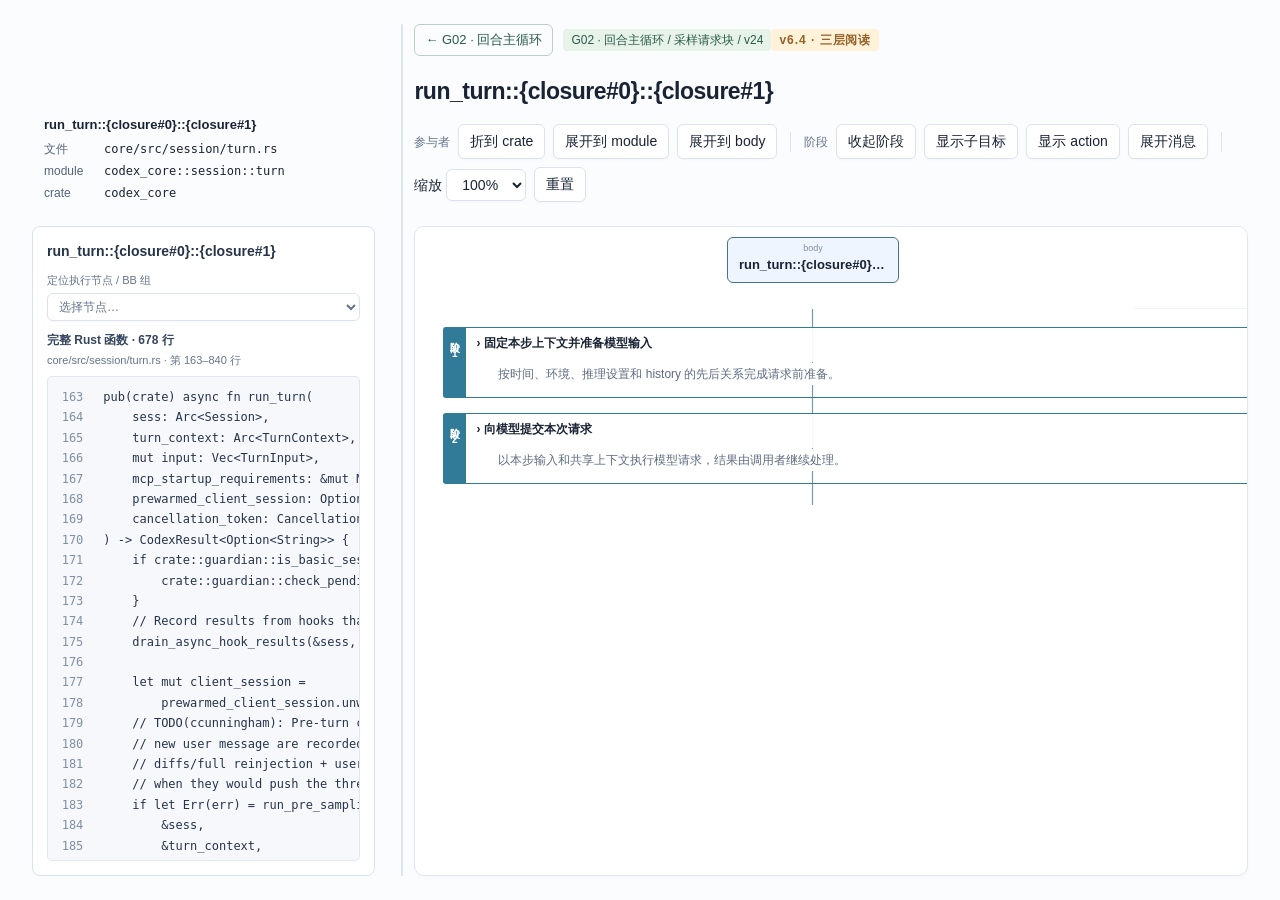
<file: functions/run-turn-sampling-request/roundtrip/index.html>
<!doctype html><html lang="zh-CN"><meta charset="utf-8"><link rel="icon" href="data:,"><meta name="viewport" content="width=device-width,initial-scale=1"><title>G02 · 采样请求块 · run_turn::{closure#0}::{closure#1} · v24</title><link rel="stylesheet" href="style.css?v=v24-6a02ebceef96">
<header><div><a href="../../../index.html#G02" aria-label="返回 G02 回合主循环目录" style="display:inline-block;font:13px/1.5 sans-serif;color:#285b48;text-decoration:none;border:1px solid #bdd0c4;border-radius:6px;padding:5px 10px;margin:0 10px 8px 0">← G02 · 回合主循环</a><span class="atlas-classification" data-group="G02" data-version="v24" style="font:12px/1.5 sans-serif;color:#285b48;background:#e7f2e9;border-radius:4px;padding:4px 8px">G02 · 回合主循环 / 采样请求块 / v24</span><b>v6.4 · 三层阅读</b><h1 id="title">exec_approval</h1></div><p id="description"></p></header>
<nav aria-label="演示控制"><span>参与者</span><button data-x="0">折到 crate</button><button data-x="1">展开到 module</button><button data-x="2">展开到 body</button><i></i><span>阶段</span><button data-y="0">收起阶段</button><button data-y="1">显示子目标</button><button data-y="2">显示 action</button><button data-y="3">展开消息</button><i></i><label>缩放 <select id="zoom"><option value=".7">70%</option><option value=".85">85%</option><option value="1" selected>100%</option><option value="1.2">120%</option></select></label><button id="reset">重置</button></nav>
<p class="hint">点击列头 ▸ 展开参与者；点击左侧 阶段 或标题 ▸ 展开阶段/子目标/action；点击消息核对调用配对。所有 alt 分支同时展示，不按上下顺序执行。</p>
<div id="status" role="status">正在加载 v24 图表，首次打开请稍候…</div><div class="diagram-details-layout"><main id="viewport"><div id="scale"><div id="diagram"></div></div></main>
<div id="selection">所有分支同图展示。折叠隐藏的消息保留原始身份。</div></div>
<p id="definition-info" class="hint"></p><details><summary><span id="case-summary">案例索引</span></summary><table><thead><tr><th>编号</th><th>案例</th><th>共用表达</th><th>位置</th></tr></thead><tbody id="case-index"></tbody></table></details><details><summary>查看当前折叠状态和隐藏消息</summary><pre id="state"></pre></details>
<footer>基于 SeqDia 的层级布局与消息样式；条件分段、重复范围与纵向折叠为本地扩展。静态投影，不是执行轨迹。<a href="../README.md">来源与扩展边界</a></footer>
<aside id="root-source" aria-label="源码位置"><strong data-source-field="symbol"></strong><dl><dt>文件</dt><dd><code data-source-field="file"></code></dd><dt>module</dt><dd><code data-source-field="module"></code></dd><dt>crate</dt><dd><code data-source-field="crate"></code></dd></dl></aside>
<div id="pane-divider" role="separator" aria-label="调整源码与图的宽度" aria-orientation="vertical" aria-controls="selection viewport" tabindex="0"></div>
<script src="../data.js?v=v24-6a02ebceef96"></script><script src="app.bundle.js?v=v24-6a02ebceef96"></script></html>
</file>
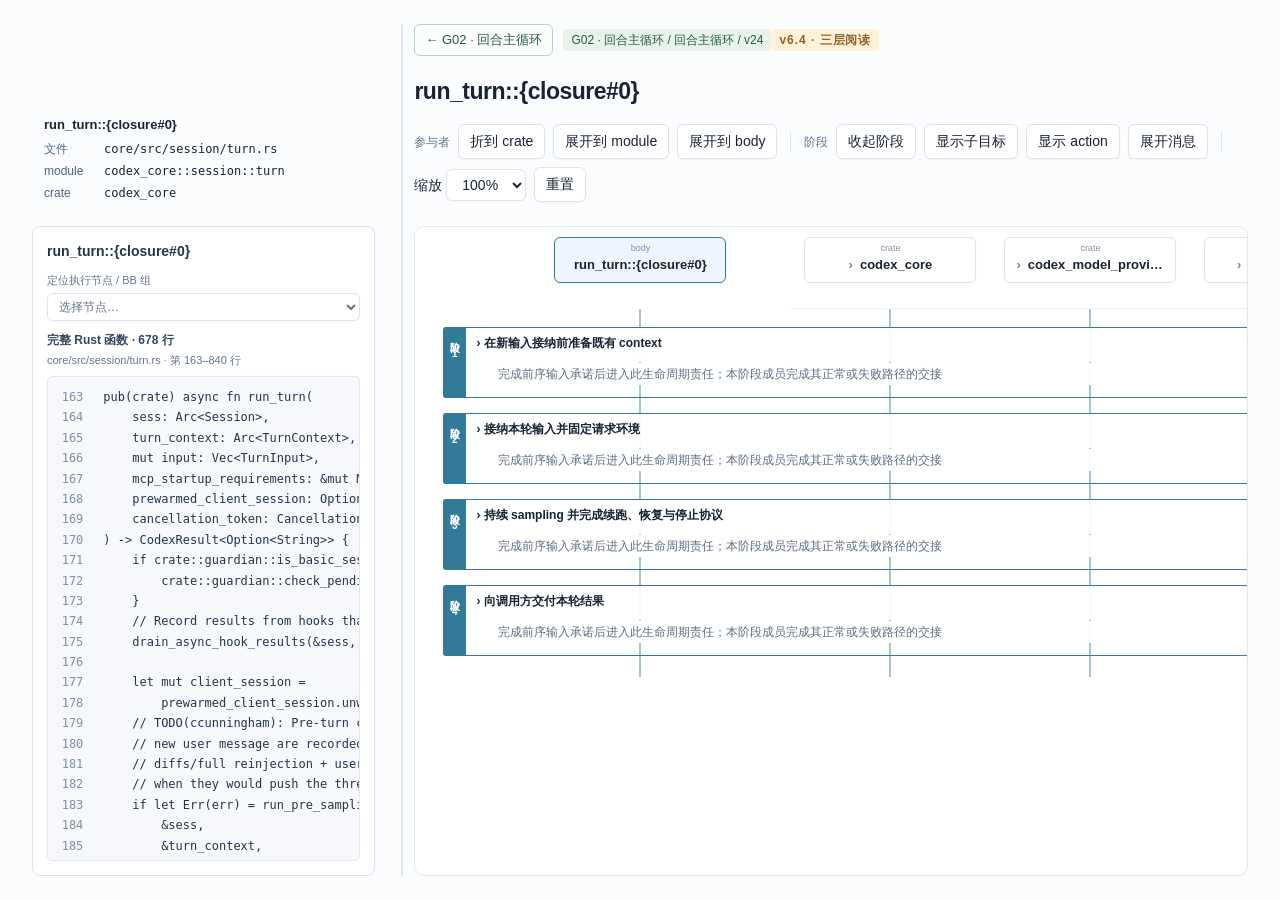
<file: functions/run-turn/roundtrip/index.html>
<!doctype html><html lang="zh-CN"><meta charset="utf-8"><link rel="icon" href="data:,"><meta name="viewport" content="width=device-width,initial-scale=1"><title>G02 · 回合主循环 · run_turn · v24</title><link rel="stylesheet" href="style.css?v=v24-21753c8edff7">
<header><div><a href="../../../index.html#G02" aria-label="返回 G02 回合主循环目录" style="display:inline-block;font:13px/1.5 sans-serif;color:#285b48;text-decoration:none;border:1px solid #bdd0c4;border-radius:6px;padding:5px 10px;margin:0 10px 8px 0">← G02 · 回合主循环</a><span class="atlas-classification" data-group="G02" data-version="v24" style="font:12px/1.5 sans-serif;color:#285b48;background:#e7f2e9;border-radius:4px;padding:4px 8px">G02 · 回合主循环 / 回合主循环 / v24</span><b>v6.4 · 三层阅读</b><h1 id="title">exec_approval</h1></div><p id="description"></p></header>
<nav aria-label="演示控制"><span>参与者</span><button data-x="0">折到 crate</button><button data-x="1">展开到 module</button><button data-x="2">展开到 body</button><i></i><span>阶段</span><button data-y="0">收起阶段</button><button data-y="1">显示子目标</button><button data-y="2">显示 action</button><button data-y="3">展开消息</button><i></i><label>缩放 <select id="zoom"><option value=".7">70%</option><option value=".85">85%</option><option value="1" selected>100%</option><option value="1.2">120%</option></select></label><button id="reset">重置</button></nav>
<p class="hint">点击列头 ▸ 展开参与者；点击左侧 阶段 或标题 ▸ 展开阶段/子目标/action；点击消息核对调用配对。所有 alt 分支同时展示，不按上下顺序执行。</p>
<div id="status" role="status">正在加载 v24 图表，首次打开请稍候…</div><div class="diagram-details-layout"><main id="viewport"><div id="scale"><div id="diagram"></div></div></main>
<div id="selection">所有分支同图展示。折叠隐藏的消息保留原始身份。</div></div>
<p id="definition-info" class="hint"></p><details><summary><span id="case-summary">案例索引</span></summary><table><thead><tr><th>编号</th><th>案例</th><th>共用表达</th><th>位置</th></tr></thead><tbody id="case-index"></tbody></table></details><details><summary>查看当前折叠状态和隐藏消息</summary><pre id="state"></pre></details>
<footer>基于 SeqDia 的层级布局与消息样式；条件分段、重复范围与纵向折叠为本地扩展。静态投影，不是执行轨迹。<a href="../README.md">来源与扩展边界</a></footer>
<aside id="root-source" aria-label="源码位置"><strong data-source-field="symbol"></strong><dl><dt>文件</dt><dd><code data-source-field="file"></code></dd><dt>module</dt><dd><code data-source-field="module"></code></dd><dt>crate</dt><dd><code data-source-field="crate"></code></dd></dl></aside>
<div id="pane-divider" role="separator" aria-label="调整源码与图的宽度" aria-orientation="vertical" aria-controls="selection viewport" tabindex="0"></div>
<script src="../data.js?v=v24-21753c8edff7"></script><script src="app.bundle.js?v=v24-21753c8edff7"></script></html>
</file>
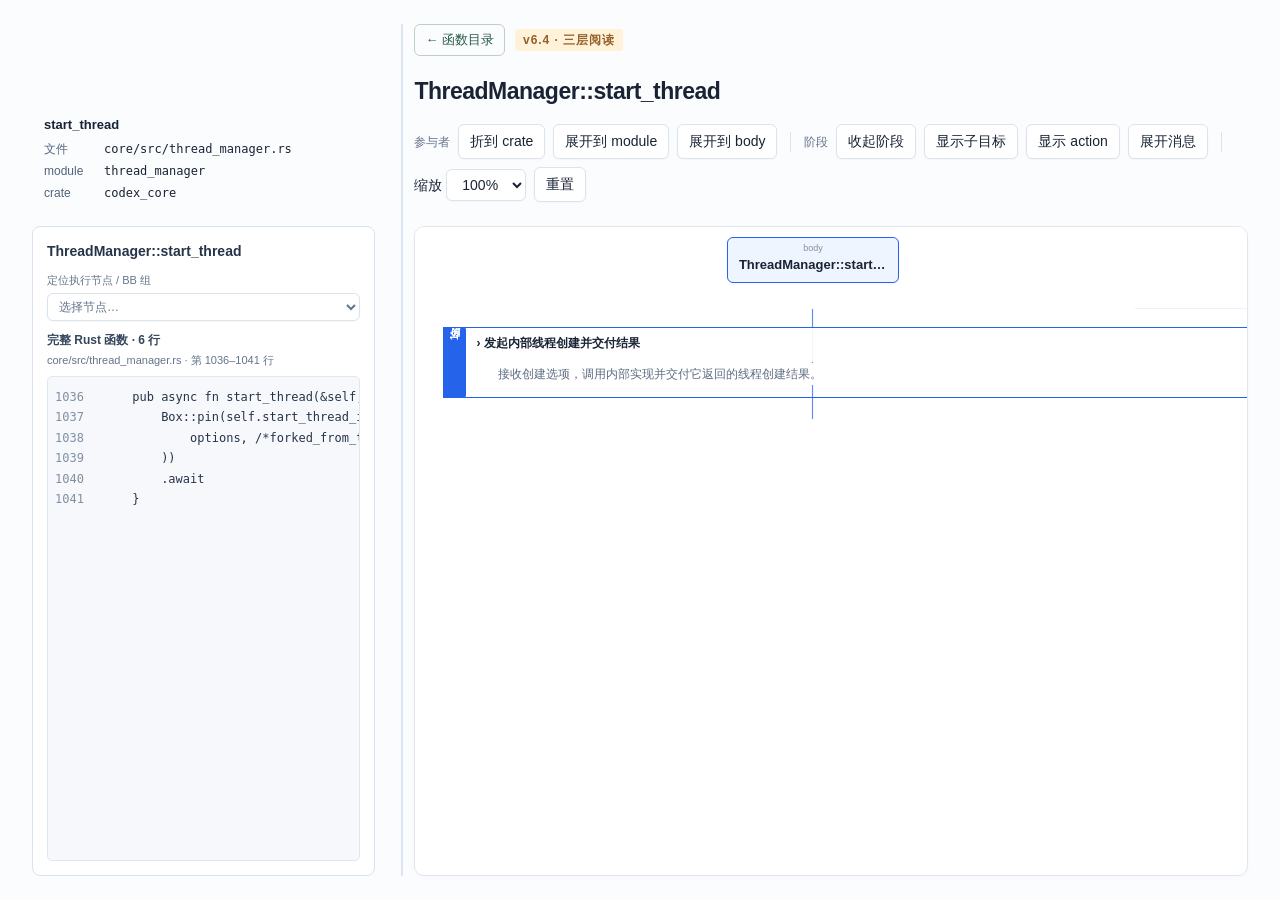
<file: functions/start-thread/roundtrip/index.html>
<!doctype html><html lang="zh-CN"><meta charset="utf-8"><link rel="icon" href="data:,"><meta name="viewport" content="width=device-width,initial-scale=1"><title>三层阅读 · start_thread 时序图</title><link rel="stylesheet" href="style.css?v=sidebar-1">
<header><div><a href="../../../index.html" aria-label="返回函数目录" style="display:inline-flex;align-items:center;font:13px/1.5 sans-serif;color:#285b48;text-decoration:none;border:1px solid #bdd0c4;border-radius:6px;padding:5px 10px;margin:0 10px 8px 0">← 函数目录</a><b>v6.4 · 三层阅读</b><h1 id="title">start_thread</h1></div><p id="description"></p></header>
<nav aria-label="演示控制"><span>参与者</span><button data-x="0">折到 crate</button><button data-x="1">展开到 module</button><button data-x="2">展开到 body</button><i></i><span>阶段</span><button data-y="0">收起阶段</button><button data-y="1">显示子目标</button><button data-y="2">显示 action</button><button data-y="3">展开消息</button><i></i><label>缩放 <select id="zoom"><option value=".7">70%</option><option value=".85">85%</option><option value="1" selected>100%</option><option value="1.2">120%</option></select></label><button id="reset">重置</button></nav>
<p class="hint">点击列头 ▸ 展开参与者；点击左侧 阶段 或标题 ▸ 展开阶段/子目标/action；点击消息核对调用配对。所有 alt 分支同时展示，不按上下顺序执行。</p>
<div id="status" role="status"></div><div class="diagram-details-layout"><main id="viewport"><div id="scale"><div id="diagram"></div></div></main>
<div id="selection">所有分支同图展示。折叠隐藏的消息保留原始身份。</div></div>
<p id="definition-info" class="hint"></p><details><summary><span id="case-summary">案例索引</span></summary><table><thead><tr><th>编号</th><th>案例</th><th>共用表达</th><th>位置</th></tr></thead><tbody id="case-index"></tbody></table></details><details><summary>查看当前折叠状态和隐藏消息</summary><pre id="state"></pre></details>
<footer>基于 SeqDia 的层级布局与消息样式；条件分段、重复范围与纵向折叠为本地扩展。静态投影，不是执行轨迹。<a href="../README.md">来源与扩展边界</a></footer>
<aside id="root-source" aria-label="源码位置"><strong data-source-field="symbol"></strong><dl><dt>文件</dt><dd><code data-source-field="file"></code></dd><dt>module</dt><dd><code data-source-field="module"></code></dd><dt>crate</dt><dd><code data-source-field="crate"></code></dd></dl></aside>
<div id="pane-divider" role="separator" aria-label="调整源码与图的宽度" aria-orientation="vertical" aria-controls="selection viewport" tabindex="0"></div>
<script src="../data.js"></script><script src="app.bundle.js"></script></html>
</file>
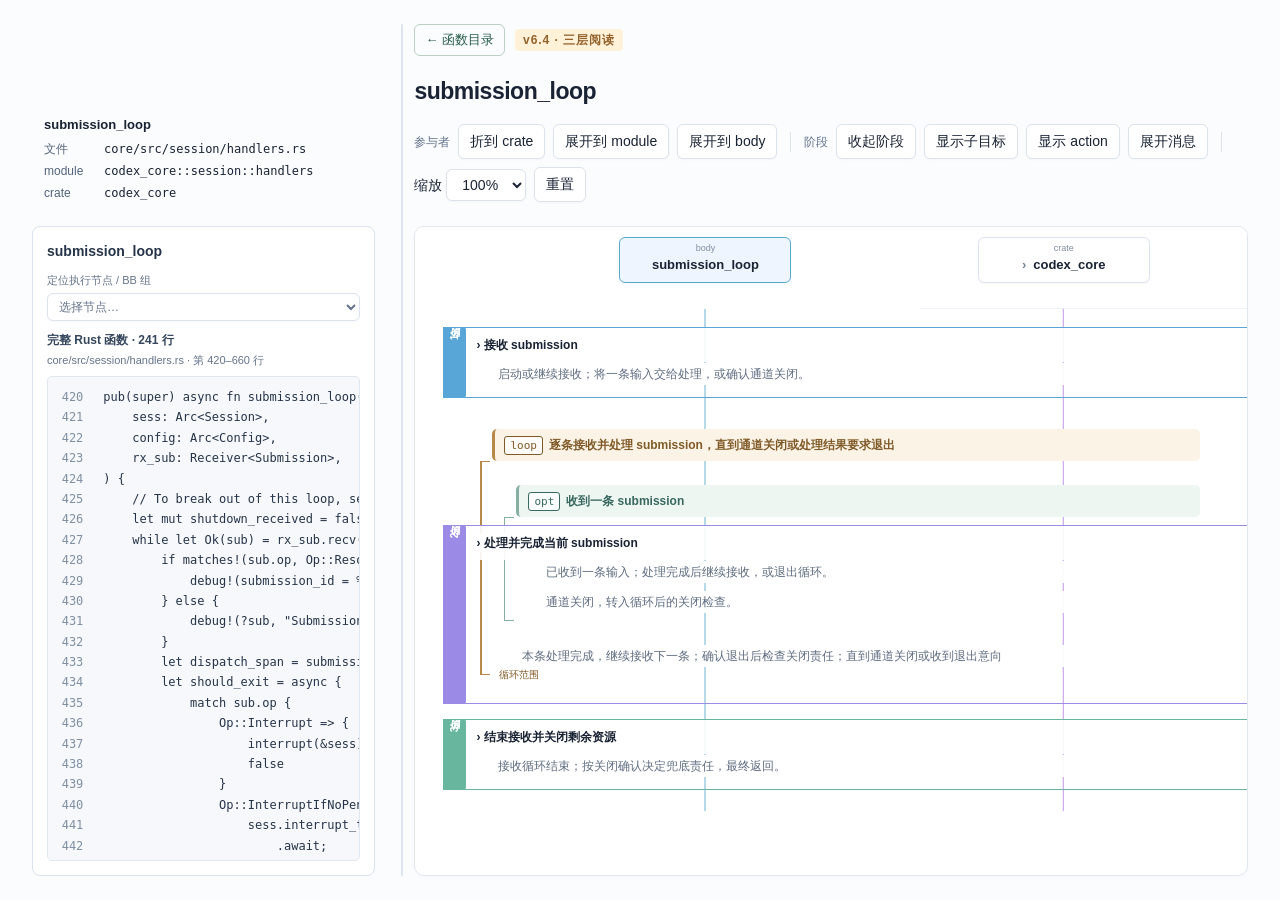
<file: functions/submission-loop/roundtrip/index.html>
<!doctype html><html lang="zh-CN"><meta charset="utf-8"><link rel="icon" href="data:,"><meta name="viewport" content="width=device-width,initial-scale=1"><title>三层阅读 · submission_loop 时序图</title><link rel="stylesheet" href="style.css?v=sidebar-1">
<header><div><a href="../../../index.html" aria-label="返回函数目录" style="display:inline-flex;align-items:center;font:13px/1.5 sans-serif;color:#285b48;text-decoration:none;border:1px solid #bdd0c4;border-radius:6px;padding:5px 10px;margin:0 10px 8px 0">← 函数目录</a><b>v6.4 · 三层阅读</b><h1 id="title">submission_loop</h1></div><p id="description"></p></header>
<nav aria-label="演示控制"><span>参与者</span><button data-x="0">折到 crate</button><button data-x="1">展开到 module</button><button data-x="2">展开到 body</button><i></i><span>阶段</span><button data-y="0">收起阶段</button><button data-y="1">显示子目标</button><button data-y="2">显示 action</button><button data-y="3">展开消息</button><i></i><label>缩放 <select id="zoom"><option value=".7">70%</option><option value=".85">85%</option><option value="1" selected>100%</option><option value="1.2">120%</option></select></label><button id="reset">重置</button></nav>
<p class="hint">点击列头 ▸ 展开参与者；点击左侧 阶段 或标题 ▸ 展开阶段/子目标/action；点击消息核对调用配对。所有 alt 分支同时展示，不按上下顺序执行。</p>
<div id="status" role="status"></div><div class="diagram-details-layout"><main id="viewport"><div id="scale"><div id="diagram"></div></div></main>
<div id="selection">所有分支同图展示。折叠隐藏的消息保留原始身份。</div></div>
<p id="definition-info" class="hint"></p><details><summary><span id="case-summary">案例索引</span></summary><table><thead><tr><th>编号</th><th>案例</th><th>共用表达</th><th>位置</th></tr></thead><tbody id="case-index"></tbody></table></details><details><summary>查看当前折叠状态和隐藏消息</summary><pre id="state"></pre></details>
<footer>基于 SeqDia 的层级布局与消息样式；条件分段、重复范围与纵向折叠为本地扩展。静态投影，不是执行轨迹。<a href="../README.md">来源与扩展边界</a></footer>
<aside id="root-source" aria-label="源码位置"><strong data-source-field="symbol"></strong><dl><dt>文件</dt><dd><code data-source-field="file"></code></dd><dt>module</dt><dd><code data-source-field="module"></code></dd><dt>crate</dt><dd><code data-source-field="crate"></code></dd></dl></aside>
<div id="pane-divider" role="separator" aria-label="调整源码与图的宽度" aria-orientation="vertical" aria-controls="selection viewport" tabindex="0"></div>
<script src="../data.js"></script><script src="app.bundle.js"></script></html>
</file>
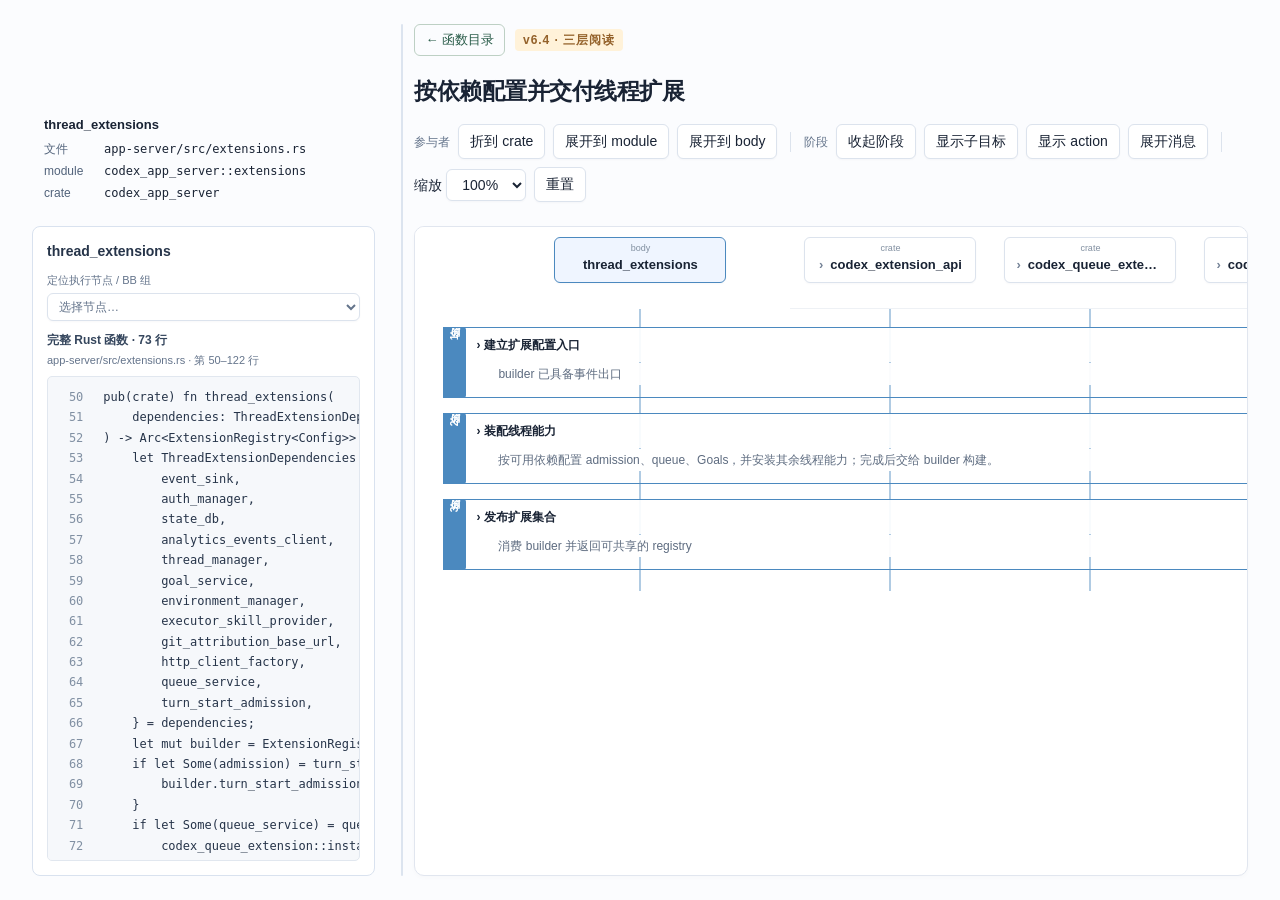
<file: functions/thread-extensions/roundtrip/index.html>
<!doctype html><html lang="zh-CN"><meta charset="utf-8"><link rel="icon" href="data:,"><meta name="viewport" content="width=device-width,initial-scale=1"><title>三层阅读 · thread_extensions 时序图</title><link rel="stylesheet" href="style.css?v=sidebar-1">
<header><div><a href="../../../index.html" aria-label="返回函数目录" style="display:inline-flex;align-items:center;font:13px/1.5 sans-serif;color:#285b48;text-decoration:none;border:1px solid #bdd0c4;border-radius:6px;padding:5px 10px;margin:0 10px 8px 0">← 函数目录</a><b>v6.4 · 三层阅读</b><h1 id="title">thread_extensions</h1></div><p id="description"></p></header>
<nav aria-label="演示控制"><span>参与者</span><button data-x="0">折到 crate</button><button data-x="1">展开到 module</button><button data-x="2">展开到 body</button><i></i><span>阶段</span><button data-y="0">收起阶段</button><button data-y="1">显示子目标</button><button data-y="2">显示 action</button><button data-y="3">展开消息</button><i></i><label>缩放 <select id="zoom"><option value=".7">70%</option><option value=".85">85%</option><option value="1" selected>100%</option><option value="1.2">120%</option></select></label><button id="reset">重置</button></nav>
<p class="hint">点击列头 ▸ 展开参与者；点击左侧 阶段 或标题 ▸ 展开阶段/子目标/action；点击消息核对调用配对。所有 alt 分支同时展示，不按上下顺序执行。</p>
<div id="status" role="status"></div><div class="diagram-details-layout"><main id="viewport"><div id="scale"><div id="diagram"></div></div></main>
<div id="selection">所有分支同图展示。折叠隐藏的消息保留原始身份。</div></div>
<p id="definition-info" class="hint"></p><details><summary><span id="case-summary">案例索引</span></summary><table><thead><tr><th>编号</th><th>案例</th><th>共用表达</th><th>位置</th></tr></thead><tbody id="case-index"></tbody></table></details><details><summary>查看当前折叠状态和隐藏消息</summary><pre id="state"></pre></details>
<footer>基于 SeqDia 的层级布局与消息样式；条件分段、重复范围与纵向折叠为本地扩展。静态投影，不是执行轨迹。<a href="../README.md">来源与扩展边界</a></footer>
<aside id="root-source" aria-label="源码位置"><strong data-source-field="symbol"></strong><dl><dt>文件</dt><dd><code data-source-field="file"></code></dd><dt>module</dt><dd><code data-source-field="module"></code></dd><dt>crate</dt><dd><code data-source-field="crate"></code></dd></dl></aside>
<div id="pane-divider" role="separator" aria-label="调整源码与图的宽度" aria-orientation="vertical" aria-controls="selection viewport" tabindex="0"></div>
<script src="../data.js"></script><script src="app.bundle.js"></script></html>
</file>
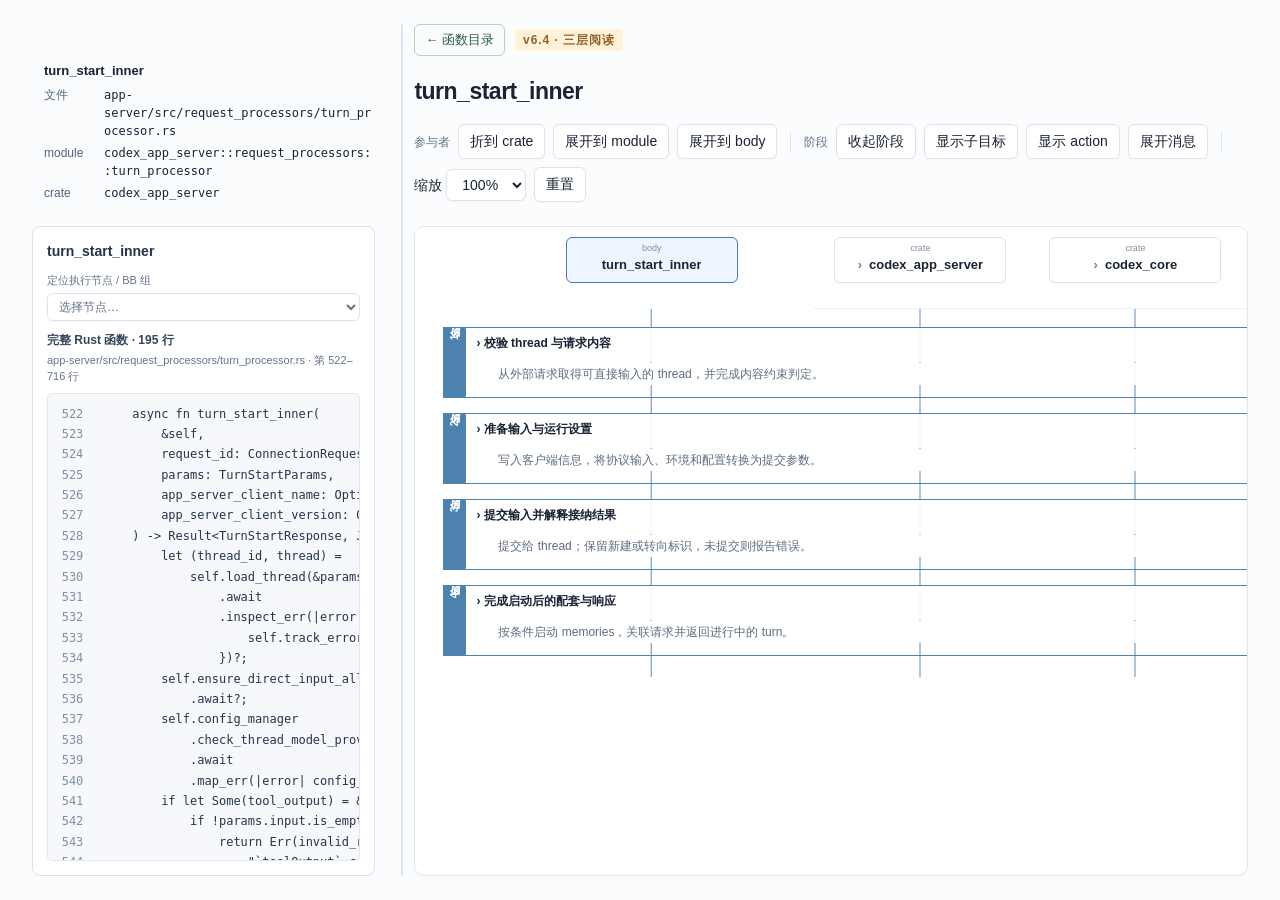
<file: functions/turn-start-inner/roundtrip/index.html>
<!doctype html><html lang="zh-CN"><meta charset="utf-8"><link rel="icon" href="data:,"><meta name="viewport" content="width=device-width,initial-scale=1"><title>三层阅读 · turn_start_inner 时序图</title><link rel="stylesheet" href="style.css?v=sidebar-1">
<header><div><a href="../../../index.html" aria-label="返回函数目录" style="display:inline-flex;align-items:center;font:13px/1.5 sans-serif;color:#285b48;text-decoration:none;border:1px solid #bdd0c4;border-radius:6px;padding:5px 10px;margin:0 10px 8px 0">← 函数目录</a><b>v6.4 · 三层阅读</b><h1 id="title">turn_start_inner</h1></div><p id="description"></p></header>
<nav aria-label="演示控制"><span>参与者</span><button data-x="0">折到 crate</button><button data-x="1">展开到 module</button><button data-x="2">展开到 body</button><i></i><span>阶段</span><button data-y="0">收起阶段</button><button data-y="1">显示子目标</button><button data-y="2">显示 action</button><button data-y="3">展开消息</button><i></i><label>缩放 <select id="zoom"><option value=".7">70%</option><option value=".85">85%</option><option value="1" selected>100%</option><option value="1.2">120%</option></select></label><button id="reset">重置</button></nav>
<p class="hint">点击列头 ▸ 展开参与者；点击左侧 阶段 或标题 ▸ 展开阶段/子目标/action；点击消息核对调用配对。所有 alt 分支同时展示，不按上下顺序执行。</p>
<div id="status" role="status"></div><div class="diagram-details-layout"><main id="viewport"><div id="scale"><div id="diagram"></div></div></main>
<div id="selection">所有分支同图展示。折叠隐藏的消息保留原始身份。</div></div>
<p id="definition-info" class="hint"></p><details><summary><span id="case-summary">案例索引</span></summary><table><thead><tr><th>编号</th><th>案例</th><th>共用表达</th><th>位置</th></tr></thead><tbody id="case-index"></tbody></table></details><details><summary>查看当前折叠状态和隐藏消息</summary><pre id="state"></pre></details>
<footer>基于 SeqDia 的层级布局与消息样式；条件分段、重复范围与纵向折叠为本地扩展。静态投影，不是执行轨迹。<a href="../README.md">来源与扩展边界</a></footer>
<aside id="root-source" aria-label="源码位置"><strong data-source-field="symbol"></strong><dl><dt>文件</dt><dd><code data-source-field="file"></code></dd><dt>module</dt><dd><code data-source-field="module"></code></dd><dt>crate</dt><dd><code data-source-field="crate"></code></dd></dl></aside>
<div id="pane-divider" role="separator" aria-label="调整源码与图的宽度" aria-orientation="vertical" aria-controls="selection viewport" tabindex="0"></div>
<script src="../data.js?v=published-1"></script><script src="app.bundle.js"></script></html>
</file>
<file: site.css>
*{box-sizing:border-box}html{scroll-behavior:smooth}body{margin:0;background:#f5f4f0;color:#202c2a;font:16px/1.65 -apple-system,BlinkMacSystemFont,"Segoe UI","PingFang SC",sans-serif}a{color:inherit}a:focus-visible{outline:3px solid #2c7a69;outline-offset:5px}header,main,footer{max-width:1160px;margin:auto;padding:0 36px}.top{display:flex;align-items:center;justify-content:space-between;padding:28px 0;border-bottom:1px solid #d5dbd4}.brand{font-size:14px;font-weight:750;letter-spacing:.1em;text-decoration:none}.top span{font-size:13px;color:#65726d}.hero{padding:70px 0 48px;max-width:850px}.eyebrow{font:12px/1.5 ui-monospace,monospace;letter-spacing:.13em;color:#487668}.hero h1{font-size:clamp(32px,5vw,54px);line-height:1.23;letter-spacing:-.04em;margin:16px 0 22px}.hero p{color:#596862;font-size:18px;max-width:710px}.stats{display:flex;gap:28px;margin-top:30px;color:#576960;font-size:14px}.stats strong{color:#1e5142;font-size:23px;margin-right:6px}.jump{display:flex;gap:12px;flex-wrap:wrap;padding-bottom:36px}.jump a{border:1px solid #cbd5cd;border-radius:99px;padding:8px 17px;text-decoration:none;font-size:14px}.jump a:hover{background:#e4ede6}.group{border-top:1px solid #d5dbd4;padding:35px 0 42px;scroll-margin-top:20px}.group-head{display:flex;gap:20px;align-items:flex-start;margin-bottom:24px}.group-id{color:#33705b;font:14px ui-monospace,monospace;padding-top:8px}.group h2{font-size:25px;line-height:1.35;margin:0 0 6px}.group-head p{margin:0;color:#69736c;font-size:15px}.grid{display:grid;grid-template-columns:repeat(2,minmax(0,1fr));gap:16px}.card{display:flex;flex-direction:column;min-height:230px;padding:24px;background:#fff;border:1px solid #e1e4de;border-radius:13px;text-decoration:none;transition:transform .16s,border-color .16s}.card:hover{transform:translateY(-2px);border-color:#6d9583}.card-top{display:flex;justify-content:space-between;font-size:12px;color:#607368}.badge{background:#e9f2ec;color:#2c664c;padding:3px 10px;border-radius:30px}.pending .badge{background:#f5eddd;color:#8c6c2f}.card h3{font-size:20px;margin:14px 0 6px}.symbol{font:12px/1.5 ui-monospace,SFMono-Regular,monospace;overflow-wrap:anywhere;color:#557065}.card p{font-size:14px;color:#69746e;margin:13px 0 18px}.card .link{margin-top:auto;font-size:13px;color:#31644f}.pending{background:#f9f8f4}.note{margin:0 0 28px;padding:20px 24px;border-left:3px solid #8ca998;background:#eaf0e9;color:#55655a;font-size:14px}footer{padding-top:22px;padding-bottom:35px;color:#778078;font-size:12px}.pending-page{max-width:760px;margin:12vh auto;padding:32px}.pending-page h1{font-size:34px;overflow-wrap:anywhere}.pending-page a{color:#28654f}@media(max-width:700px){header,main,footer{padding-left:20px;padding-right:20px}.hero{padding:42px 0 28px}.hero p{font-size:16px}.stats{gap:16px}.grid{grid-template-columns:1fr}.top span{display:none}.group-head{gap:12px}.group h2{font-size:22px}}
</file>
<file: functions/build-prompt/roundtrip/style.css>
*{box-sizing:border-box}body{margin:0;padding:24px 32px;background:#fbfcfe;color:#192334;font:14px/1.5 -apple-system,BlinkMacSystemFont,"Segoe UI",sans-serif}header{display:flex;align-items:center;justify-content:space-between;gap:32px}header b{font-size:12px;letter-spacing:.08em;color:#94622b;background:#fff2d9;border-radius:4px;padding:4px 8px}h1{font-size:23px;letter-spacing:-.5px;margin:10px 0 16px}header p{max-width:520px;color:#64748b;font-size:13px}nav{display:flex;align-items:center;gap:8px;flex-wrap:wrap}button,select{font:inherit;background:white;border:1px solid #dce3ed;border-radius:6px;padding:6px 11px;color:inherit;cursor:pointer;box-shadow:0 1px 2px #17233b08}button:hover{background:#f3f6fb;border-color:#a8bad3}button:focus-visible{outline:2px solid #2563eb;outline-offset:2px}nav span{font-size:12px;color:#64748b}nav i{height:20px;border-left:1px solid #dce3ed;margin:0 5px}.hint,#status{font-size:12px;color:#677588;margin:12px 0 6px}#status{margin:0 0 12px}main{overflow:auto;max-height:72vh;min-height:340px;background:#fff;border:1px solid #e1e6ef;border-radius:10px;box-shadow:0 2px 5px #15234105}#scale{position:relative}#diagram{position:relative;transform-origin:top left}.actor{position:absolute;display:flex;flex-direction:column;align-items:center;justify-content:center;z-index:4;white-space:nowrap}.actor small{font-size:9px;color:#8290a1;line-height:1.1}.actor strong{font-size:13px;line-height:1.65;font-weight:600}.actor .chev{color:#748296;padding-right:7px}.frame{position:absolute;border:1px solid var(--frame-color);border-radius:4px;pointer-events:none;background:#ffffff17;z-index:1}.frame-tag{position:absolute;left:0;top:0;bottom:0;width:23px;background:var(--frame-color);color:white;font-size:10px;writing-mode:vertical-rl;transform:rotate(180deg);text-align:right;padding:7px 4px;letter-spacing:1px}.phase,.action{position:absolute;left:51px;display:flex;align-items:center;gap:12px;text-align:left;border:0;border-radius:0;box-shadow:none;z-index:5;background:#ffffffea;padding:0 10px;font-size:12px}.phase{font-weight:600;height:34px}.action{left:67px;height:29px;background:#ffffffc9;font-size:11px;color:#5f6e81;border-bottom:1px solid #e8edf2}.phase small,.action small{font-weight:400;color:#8490a0;font-size:10px;margin-left:auto}.branch-divider{position:absolute;left:52px;border-top:1px dashed #2eab63;z-index:3}.message{position:absolute;border:0;background:transparent;box-shadow:none;z-index:6;font-size:12px;padding:0;border-radius:3px;height:25px;white-space:nowrap}.message:hover{background:#ecf2ff80}.message span{background:#fffffff2;padding:2px 6px;border-radius:2px}.message em{font:10px ui-monospace,monospace;color:#76859a;margin-right:6px}.message.selected span{background:#e3edff;outline:1px solid #6c9ce8}.empty-summary{position:absolute;z-index:4;color:#87909a;font-size:11px;left:85px;background:#fffffff0;padding:2px 8px}.svg{position:absolute;inset:0;pointer-events:none;z-index:2}.region{position:absolute;pointer-events:none;z-index:0}#selection{font-size:12px;padding:12px 0;color:#52647c;min-height:43px}details{font-size:12px;color:#6c7a8c}pre{white-space:pre-wrap;max-height:230px;overflow:auto;background:#f2f5f8;padding:12px}footer{font-size:11px;color:#94a0b0;margin-top:13px}a{color:#677fa8}nav button.active{border-color:#8caee3;color:#275dad;background:#f0f5ff}
body{max-width:1540px;margin:0 auto}#scale{margin:0 auto}main{scrollbar-gutter:stable}

.actor-head{position:sticky;top:0;z-index:10;background:#fff;border-bottom:1px solid #eef1f5}

/* 一级纵轴是阶段；控制语义仅在展开阶段内部。 */
.frame-tag{bottom:auto;z-index:6;pointer-events:auto;border:0;border-radius:3px 0 0 3px;box-shadow:none;font-weight:600;cursor:pointer}.frame-tag:hover{background:var(--frame-color);filter:brightness(.92)}
.control-semantic{position:absolute;left:77px;z-index:4;font-size:11px;color:#798697;line-height:24px;background:#fffffff0;padding:0 7px}.control-semantic span{font:10px ui-monospace,monospace;background:#edf1f5;border:1px solid #dbe2ea;border-radius:3px;padding:2px 5px;margin-right:6px}

/* v3: demo-style message bubbles; minimal in-place condition annotations. */
.message{height:43px;border:1px solid #e2e8f0;background:#fff;border-radius:6px;box-shadow:0 1px 3px #17233b0c;display:flex;flex-direction:column;align-items:center;justify-content:center;padding:3px 7px;gap:1px}.message span{display:block;max-width:100%;overflow:hidden;text-overflow:ellipsis;padding:0;font-size:11px}.message em{font:8px ui-monospace,monospace;text-transform:uppercase;max-width:100%;overflow:hidden;text-overflow:ellipsis;color:#64748b;background:#f1f5f9;border-radius:3px;padding:1px 5px;margin:0}.message.selected{outline:2px solid #6c9ce8}.message.selected span{outline:none;background:transparent}.segment-condition{position:absolute;left:79px;z-index:4;background:#f8fafbeF;border-top:1px dashed #becbc4;font-size:11px;font-weight:500;color:#4d6659;line-height:26px;padding-left:8px}.flow-note{position:absolute;left:83px;z-index:4;color:#5e6c80;font-size:11px;line-height:25px;background:#fffffff2;padding:0 6px}.repeat-scope{position:absolute;left:63px;width:10px;border:1px solid #8292ac;border-right:0;z-index:4;pointer-events:none}.repeat-scope span{position:absolute;top:50%;left:-13px;writing-mode:vertical-rl;font-size:9px;color:#72819b;background:#fff;transform:translateY(-50%)}.repeat-return{color:#596e92}.control-semantic{color:#586b60}main{max-height:76vh}

/* Plain coverage index; no new diagram notation. */
table{border-collapse:collapse;margin:8px 0 12px;width:100%;text-align:left}th,td{padding:5px 9px;border-bottom:1px solid #e2e8f0}th{font-weight:600}

/* v6: one added reading row, same visual language; controls remain action contents. */
.goal{position:absolute;left:67px;display:flex;align-items:center;gap:12px;text-align:left;border:0;border-radius:0;box-shadow:none;z-index:5;background:#ffffffea;padding:0 10px;height:30px;font-size:12px;color:#425974;border-bottom:1px solid #e8edf2}.goal small{margin-left:auto;font-size:10px;font-weight:400;color:#8490a0}.action{left:83px}.flow-note{white-space:normal;overflow-wrap:anywhere;line-height:24px}.control-semantic{max-width:calc(100% - 130px);white-space:nowrap;overflow:hidden;text-overflow:ellipsis}

.actor strong{max-width:100%;overflow:hidden;text-overflow:ellipsis}

/* Same condition divider and range-bracket vocabulary, anchored to real reading rows. */
.control-range{position:absolute;width:9px;border:1px solid #b5c2c0;border-right:0;z-index:6;pointer-events:none}.cross-label{white-space:normal;line-height:26px;overflow:visible}.repeat-scope[data-scope-range]{z-index:6}.phase,.goal,.action{scroll-margin-top:155px}.message{scroll-margin-top:180px}

/* Keep root body reading text and edge labels fixed during horizontal scrolling. */
.run-turn-actor,.run-turn-rail,.frame-tag,.repeat-scope,.control-range,
.phase>span,.goal>span,.action>span,.run-turn-text,.message{
 translate:var(--run-turn-shift,0px) 0;
}
.run-turn-actor{z-index:12}
.run-turn-text{display:inline-block;background:#fffffff2}
.control-semantic>.run-turn-text{font:inherit;color:inherit;border:0;border-radius:0;padding:0;margin:0}
.phase>span,.goal>span,.action>span{background:#fff}
.message{align-items:flex-start;text-align:left}

.control-semantic{overflow:visible}

/* Distinguish goal and action headings without changing row geometry or behavior. */
.goal{background:#eaf1fc;color:#234e83;font-size:13px;font-weight:700;border-bottom:1px solid #c9d9ee}
.goal>span{display:flex;align-items:center;height:26px;padding:0 10px;border-left:4px solid #557ead;border-radius:3px;background:#eaf1fc}
.goal:hover,.goal:hover>span{background:#dde9fa}
.action{background:#f4f6f9;color:#35465d;font-size:12px;font-weight:600;border-bottom:1px solid #dce3ed}
.action>span{display:flex;align-items:center;height:24px;padding:0 9px;border-left:2px solid #9caec3;border-radius:2px;background:#f4f6f9}
.action:hover,.action:hover>span{background:#e9eef5}

/* Opaque underlay for the horizontally frozen root body column. */
.run-turn-background{position:absolute;left:0;background:#fff;opacity:1;z-index:3;pointer-events:none;translate:var(--run-turn-shift,0px) 0}
.run-turn-foreground{z-index:3}
.actor-head>.run-turn-background{z-index:5}

/* Draw only the phase outline above the frozen white underlay. */
.frame{z-index:7;background:transparent}

/* v6.3: presentation only — one 24px nesting grid, measured rows, distinct controls. */
.control-semantic,.segment-condition,.flow-note{white-space:normal;overflow-wrap:anywhere;line-height:22px;font-size:12px}
.control-semantic{padding:5px 9px;border-radius:5px;font-weight:600}
.control-semantic>.run-turn-text{background:inherit;line-height:inherit}
.control-semantic.kind-alt{color:#315d97;background:#edf3fc;border-left:3px solid #6c94ca}
.control-semantic.kind-opt{color:#38685f;background:#eef6f2;border-left:3px solid #87aea3}
.control-semantic.kind-loop{color:#805b29;background:#fbf3e6;border-left:3px solid #b78a49}
.control-semantic .run-turn-text>span{font:11px ui-monospace,monospace;background:#ffffffb8;border-color:currentColor;color:inherit}
.segment-condition.kind-branch{border:0;background:#f3f6fc;color:#315d97;font-weight:600;padding:4px 9px;border-radius:4px}
.segment-condition.kind-branch>.run-turn-text{background:inherit}
.flow-note{padding:0 6px}
.control-range,.repeat-scope{width:10px;border-right:0;z-index:4}
.control-range.kind-opt{border-color:#87aea3}
.control-range.kind-alt{border-color:#9eb6d6;border-top:0}
.control-range.kind-branch{border-color:#b9c9e0;border-top:0;border-bottom:0}
.repeat-scope.kind-loop{border-color:#b78a49;border-left-width:2px}
.repeat-scope[data-scope-range]{z-index:4}
.repeat-scope.kind-loop::after{content:'循环范围';position:absolute;left:12px;bottom:-10px;font:10px/18px ui-monospace,monospace;white-space:nowrap;color:#805b29;background:#fff;padding:0 5px}
/* Freeze each control heading together with its new tint and border. */
.control-semantic,.segment-condition{translate:var(--run-turn-shift,0px) 0}
.control-semantic>.run-turn-text,.segment-condition>.run-turn-text{translate:none}

/* Graph-backed loop navigation: reuse the existing loop palette and heading shape. */
.loop-marker-row{position:absolute;z-index:8;font-size:12px;line-height:22px;translate:var(--run-turn-shift,0px) 0}
.loop-marker-row>.run-turn-text{background:transparent;translate:none}
.loop-marker{display:inline-block;max-width:100%;white-space:normal;text-align:left;overflow-wrap:anywhere;font-size:12px;line-height:22px;padding:3px 9px;border:1px solid #b78a49;border-left:3px solid #b78a49;border-radius:5px;color:#805b29;background:#fbf3e6;box-shadow:none}
.loop-marker small{display:block;font:inherit;font-size:11px}
.loop-marker:hover,.loop-marker.active{background:#fbf3e6;border-color:#805b29;box-shadow:0 0 0 1px #b78a49}
.loop-marker:focus-visible{outline:2px solid #b78a49}
.loop-return-svg{z-index:7}
.loop-return-path{translate:var(--run-turn-shift,0px) 0;stroke:#b78a49;stroke-width:1.5;fill:none;opacity:.55}
.loop-return-path.active{stroke-width:3;opacity:1}
.loop-return-tip{fill:#b78a49;stroke:none}

/* Hide only the three user-marked explanatory/debug regions. */
body > header > #description,
body > nav + p.hint,
body > #status,
body > #definition-info,
body > details,
body > footer { display: none; }

/* Two-pane reading layout; diagram internals and detail content are unchanged. */
.diagram-details-layout{display:grid;grid-template-columns:minmax(280px,1fr) minmax(0,2fr);gap:24px;margin-top:24px;height:76vh;min-height:340px}
.diagram-details-layout > #viewport{min-width:0;min-height:0;height:100%;max-height:none}
.diagram-details-layout > #selection{min-width:0;min-height:0;height:100%;overflow:auto;padding:0;scrollbar-gutter:stable}
.diagram-details-layout > #selection .bb-details{margin:0}

.diagram-details-layout > #selection{grid-column:1;grid-row:1}
.diagram-details-layout > #viewport{grid-column:2;grid-row:1}

/* Use the window width; align controls with the diagram and fill the remaining height. */
body{--details-width:clamp(320px,28vw,520px);max-width:none;width:100%;height:100dvh;display:grid;grid-template-columns:var(--details-width) minmax(0,1fr);grid-template-rows:auto auto minmax(340px,1fr);column-gap:24px}
body > header{grid-column:2;grid-row:1;min-width:0}
body > nav{grid-column:2;grid-row:2;min-width:0}
.diagram-details-layout{grid-column:1 / -1;grid-row:3;grid-template-columns:var(--details-width) minmax(0,1fr);height:auto;min-height:0}
.diagram-details-layout > #selection .bb-details{min-height:100%}

/* Expanded parent headers cover their visible descendant columns. */
.actor.actor-group{padding:0;overflow:hidden}
.actor-group-label{position:absolute;top:0;height:100%;transform:translateX(-50%);display:flex;flex-direction:column;align-items:center;justify-content:center;pointer-events:none}

/* The divider uses the same column track as both the controls and diagram. */
#pane-divider{grid-column:1;grid-row:1 / -1;justify-self:end;align-self:stretch;width:16px;margin-right:-20px;z-index:20;cursor:col-resize;touch-action:none;position:relative;outline:none}
#pane-divider::after{content:"";position:absolute;top:0;bottom:0;left:7px;width:2px;background:#dce4ef;border-radius:2px}
#pane-divider:hover::after,#pane-divider:focus-visible::after,body.resizing-panes #pane-divider::after{background:#7c9ed0;width:3px}
body.resizing-panes,body.resizing-panes *{cursor:col-resize!important;user-select:none!important}

/* Source identity above the detail pane, sharing its resizable column. */
#root-source{grid-column:1;grid-row:1 / 3;align-self:end;min-width:0;min-height:0;max-height:100%;overflow:auto;padding:0 12px;font-size:12px;color:#52637b}
#root-source > strong{display:block;font-size:13px;color:#192334;margin-bottom:6px}
#root-source dl{display:grid;grid-template-columns:52px minmax(0,1fr);gap:4px 8px;margin:0;line-height:1.5}
#root-source dt,#root-source dd{margin:0}
#root-source code{font-size:12px;overflow-wrap:anywhere;color:#192334}

/* Source viewer: bounded metadata and one stable code scrollport. */
body{grid-template-rows:auto auto minmax(0,1fr)}
.diagram-details-layout > #selection .bb-details{height:100%;min-height:360px;display:flex;flex-direction:column;gap:10px;padding:14px;border:1px solid #d9e2ef;border-radius:8px;background:#fff;color:#263449}
#selection .bb-selection-title{flex:none;margin:0;font-size:14px;line-height:1.5;display:-webkit-box;-webkit-line-clamp:2;-webkit-box-orient:vertical;overflow:hidden;overflow-wrap:anywhere}
#selection .bb-blocks{flex:none;border:1px solid #e6ebf3;border-radius:5px;padding:6px 9px;color:#52637b}
#selection .bb-blocks[hidden]{display:none}
#selection .bb-blocks summary{cursor:pointer;font-weight:600}
#selection .bb-list{max-height:100px;overflow:auto;overflow-wrap:anywhere;font:11px/1.8 ui-monospace,monospace;margin:8px 0 0;overscroll-behavior:contain}
#selection .bb-node-picker{flex:none;display:flex;flex-direction:column;gap:4px;font-size:11px;color:#64748b}
#selection .bb-node-picker select{width:100%;min-width:0;font-size:12px;padding:5px 7px;text-overflow:ellipsis}
#selection .bb-source{flex:1;min-height:140px;min-width:0;display:flex;flex-direction:column;gap:8px}
#selection .bb-source-heading{flex:none;font-size:11px;color:#64748b;overflow-wrap:anywhere}
#selection .bb-source-heading strong{display:block;font-size:12px;color:#35465d}
#selection .bb-source-heading span{display:block;margin-top:3px}
#selection .bb-source-scroll{flex:1;min-height:0;max-height:none;overflow:auto;overscroll-behavior:contain;scrollbar-gutter:stable;margin:0;padding:10px 0;background:#f6f8fb;border:1px solid #e1e7ef;border-radius:5px;white-space:pre;font:12px/1.7 ui-monospace,SFMono-Regular,Menlo,monospace;tab-size:4}
#selection .bb-source-scroll:focus-visible{outline:2px solid #5276aa;outline-offset:2px}
#selection .bb-source-scroll code{display:block;min-width:max-content}
#selection .bb-code-line{display:block;min-height:1.7em;padding-right:16px}
#selection .bb-line-number{position:sticky;left:0;display:inline-block;width:6ch;margin-right:12px;padding:0 8px 0 4px;text-align:right;color:#8190a3;background:#f6f8fb;user-select:none;border-left:3px solid transparent}
#selection .source-highlight{background:#e5efff}
#selection .source-highlight .bb-line-number{background:#dce9ff;color:#285995;border-left-color:#477cb6}
#selection .bb-range-label{position:sticky;left:0;display:block;width:36ch;max-width:100%;padding:5px 8px 4px;border-left:3px solid #477cb6;color:#234e83;background:#dce9ff;white-space:normal;overflow-wrap:anywhere;font:600 11px/1.6 -apple-system,BlinkMacSystemFont,"Segoe UI",sans-serif}

#message-selection{flex:none;max-height:64px;overflow:auto;font-size:11px;overflow-wrap:anywhere}
#message-selection:empty{display:none}
</file>
<file: functions/context-updates/roundtrip/style.css>
*{box-sizing:border-box}body{margin:0;padding:24px 32px;background:#fbfcfe;color:#192334;font:14px/1.5 -apple-system,BlinkMacSystemFont,"Segoe UI",sans-serif}header{display:flex;align-items:center;justify-content:space-between;gap:32px}header b{font-size:12px;letter-spacing:.08em;color:#94622b;background:#fff2d9;border-radius:4px;padding:4px 8px}h1{font-size:23px;letter-spacing:-.5px;margin:10px 0 16px}header p{max-width:520px;color:#64748b;font-size:13px}nav{display:flex;align-items:center;gap:8px;flex-wrap:wrap}button,select{font:inherit;background:white;border:1px solid #dce3ed;border-radius:6px;padding:6px 11px;color:inherit;cursor:pointer;box-shadow:0 1px 2px #17233b08}button:hover{background:#f3f6fb;border-color:#a8bad3}button:focus-visible{outline:2px solid #2563eb;outline-offset:2px}nav span{font-size:12px;color:#64748b}nav i{height:20px;border-left:1px solid #dce3ed;margin:0 5px}.hint,#status{font-size:12px;color:#677588;margin:12px 0 6px}#status{margin:0 0 12px}main{overflow:auto;max-height:72vh;min-height:340px;background:#fff;border:1px solid #e1e6ef;border-radius:10px;box-shadow:0 2px 5px #15234105}#scale{position:relative}#diagram{position:relative;transform-origin:top left}.actor{position:absolute;display:flex;flex-direction:column;align-items:center;justify-content:center;z-index:4;white-space:nowrap}.actor small{font-size:9px;color:#8290a1;line-height:1.1}.actor strong{font-size:13px;line-height:1.65;font-weight:600}.actor .chev{color:#748296;padding-right:7px}.frame{position:absolute;border:1px solid var(--frame-color);border-radius:4px;pointer-events:none;background:#ffffff17;z-index:1}.frame-tag{position:absolute;left:0;top:0;bottom:0;width:23px;background:var(--frame-color);color:white;font-size:10px;writing-mode:vertical-rl;transform:rotate(180deg);text-align:right;padding:7px 4px;letter-spacing:1px}.phase,.action{position:absolute;left:51px;display:flex;align-items:center;gap:12px;text-align:left;border:0;border-radius:0;box-shadow:none;z-index:5;background:#ffffffea;padding:0 10px;font-size:12px}.phase{font-weight:600;height:34px}.action{left:67px;height:29px;background:#ffffffc9;font-size:11px;color:#5f6e81;border-bottom:1px solid #e8edf2}.phase small,.action small{font-weight:400;color:#8490a0;font-size:10px;margin-left:auto}.branch-divider{position:absolute;left:52px;border-top:1px dashed #2eab63;z-index:3}.message{position:absolute;border:0;background:transparent;box-shadow:none;z-index:6;font-size:12px;padding:0;border-radius:3px;height:25px;white-space:nowrap}.message:hover{background:#ecf2ff80}.message span{background:#fffffff2;padding:2px 6px;border-radius:2px}.message em{font:10px ui-monospace,monospace;color:#76859a;margin-right:6px}.message.selected span{background:#e3edff;outline:1px solid #6c9ce8}.empty-summary{position:absolute;z-index:4;color:#87909a;font-size:11px;left:85px;background:#fffffff0;padding:2px 8px}.svg{position:absolute;inset:0;pointer-events:none;z-index:2}.region{position:absolute;pointer-events:none;z-index:0}#selection{font-size:12px;padding:12px 0;color:#52647c;min-height:43px}details{font-size:12px;color:#6c7a8c}pre{white-space:pre-wrap;max-height:230px;overflow:auto;background:#f2f5f8;padding:12px}footer{font-size:11px;color:#94a0b0;margin-top:13px}a{color:#677fa8}nav button.active{border-color:#8caee3;color:#275dad;background:#f0f5ff}
body{max-width:1540px;margin:0 auto}#scale{margin:0 auto}main{scrollbar-gutter:stable}

.actor-head{position:sticky;top:0;z-index:10;background:#fff;border-bottom:1px solid #eef1f5}

/* 一级纵轴是阶段；控制语义仅在展开阶段内部。 */
.frame-tag{bottom:auto;z-index:6;pointer-events:auto;border:0;border-radius:3px 0 0 3px;box-shadow:none;font-weight:600;cursor:pointer}.frame-tag:hover{background:var(--frame-color);filter:brightness(.92)}
.control-semantic{position:absolute;left:77px;z-index:4;font-size:11px;color:#798697;line-height:24px;background:#fffffff0;padding:0 7px}.control-semantic span{font:10px ui-monospace,monospace;background:#edf1f5;border:1px solid #dbe2ea;border-radius:3px;padding:2px 5px;margin-right:6px}

/* v3: demo-style message bubbles; minimal in-place condition annotations. */
.message{height:43px;border:1px solid #e2e8f0;background:#fff;border-radius:6px;box-shadow:0 1px 3px #17233b0c;display:flex;flex-direction:column;align-items:center;justify-content:center;padding:3px 7px;gap:1px}.message span{display:block;max-width:100%;overflow:hidden;text-overflow:ellipsis;padding:0;font-size:11px}.message em{font:8px ui-monospace,monospace;text-transform:uppercase;max-width:100%;overflow:hidden;text-overflow:ellipsis;color:#64748b;background:#f1f5f9;border-radius:3px;padding:1px 5px;margin:0}.message.selected{outline:2px solid #6c9ce8}.message.selected span{outline:none;background:transparent}.segment-condition{position:absolute;left:79px;z-index:4;background:#f8fafbeF;border-top:1px dashed #becbc4;font-size:11px;font-weight:500;color:#4d6659;line-height:26px;padding-left:8px}.flow-note{position:absolute;left:83px;z-index:4;color:#5e6c80;font-size:11px;line-height:25px;background:#fffffff2;padding:0 6px}.repeat-scope{position:absolute;left:63px;width:10px;border:1px solid #8292ac;border-right:0;z-index:4;pointer-events:none}.repeat-scope span{position:absolute;top:50%;left:-13px;writing-mode:vertical-rl;font-size:9px;color:#72819b;background:#fff;transform:translateY(-50%)}.repeat-return{color:#596e92}.control-semantic{color:#586b60}main{max-height:76vh}

/* Plain coverage index; no new diagram notation. */
table{border-collapse:collapse;margin:8px 0 12px;width:100%;text-align:left}th,td{padding:5px 9px;border-bottom:1px solid #e2e8f0}th{font-weight:600}

/* v6: one added reading row, same visual language; controls remain action contents. */
.goal{position:absolute;left:67px;display:flex;align-items:center;gap:12px;text-align:left;border:0;border-radius:0;box-shadow:none;z-index:5;background:#ffffffea;padding:0 10px;height:30px;font-size:12px;color:#425974;border-bottom:1px solid #e8edf2}.goal small{margin-left:auto;font-size:10px;font-weight:400;color:#8490a0}.action{left:83px}.flow-note{white-space:normal;overflow-wrap:anywhere;line-height:24px}.control-semantic{max-width:calc(100% - 130px);white-space:nowrap;overflow:hidden;text-overflow:ellipsis}

.actor strong{max-width:100%;overflow:hidden;text-overflow:ellipsis}

/* Same condition divider and range-bracket vocabulary, anchored to real reading rows. */
.control-range{position:absolute;width:9px;border:1px solid #b5c2c0;border-right:0;z-index:6;pointer-events:none}.cross-label{white-space:normal;line-height:26px;overflow:visible}.repeat-scope[data-scope-range]{z-index:6}.phase,.goal,.action{scroll-margin-top:155px}.message{scroll-margin-top:180px}

/* Keep root body reading text and edge labels fixed during horizontal scrolling. */
.run-turn-actor,.run-turn-rail,.frame-tag,.repeat-scope,.control-range,
.phase>span,.goal>span,.action>span,.run-turn-text,.message{
 translate:var(--run-turn-shift,0px) 0;
}
.run-turn-actor{z-index:12}
.run-turn-text{display:inline-block;background:#fffffff2}
.control-semantic>.run-turn-text{font:inherit;color:inherit;border:0;border-radius:0;padding:0;margin:0}
.phase>span,.goal>span,.action>span{background:#fff}
.message{align-items:flex-start;text-align:left}

.control-semantic{overflow:visible}

/* Distinguish goal and action headings without changing row geometry or behavior. */
.goal{background:#eaf1fc;color:#234e83;font-size:13px;font-weight:700;border-bottom:1px solid #c9d9ee}
.goal>span{display:flex;align-items:center;height:26px;padding:0 10px;border-left:4px solid #557ead;border-radius:3px;background:#eaf1fc}
.goal:hover,.goal:hover>span{background:#dde9fa}
.action{background:#f4f6f9;color:#35465d;font-size:12px;font-weight:600;border-bottom:1px solid #dce3ed}
.action>span{display:flex;align-items:center;height:24px;padding:0 9px;border-left:2px solid #9caec3;border-radius:2px;background:#f4f6f9}
.action:hover,.action:hover>span{background:#e9eef5}

/* Opaque underlay for the horizontally frozen root body column. */
.run-turn-background{position:absolute;left:0;background:#fff;opacity:1;z-index:3;pointer-events:none;translate:var(--run-turn-shift,0px) 0}
.run-turn-foreground{z-index:3}
.actor-head>.run-turn-background{z-index:5}

/* Draw only the phase outline above the frozen white underlay. */
.frame{z-index:7;background:transparent}

/* v6.3: presentation only — one 24px nesting grid, measured rows, distinct controls. */
.control-semantic,.segment-condition,.flow-note{white-space:normal;overflow-wrap:anywhere;line-height:22px;font-size:12px}
.control-semantic{padding:5px 9px;border-radius:5px;font-weight:600}
.control-semantic>.run-turn-text{background:inherit;line-height:inherit}
.control-semantic.kind-alt{color:#315d97;background:#edf3fc;border-left:3px solid #6c94ca}
.control-semantic.kind-opt{color:#38685f;background:#eef6f2;border-left:3px solid #87aea3}
.control-semantic.kind-loop{color:#805b29;background:#fbf3e6;border-left:3px solid #b78a49}
.control-semantic .run-turn-text>span{font:11px ui-monospace,monospace;background:#ffffffb8;border-color:currentColor;color:inherit}
.segment-condition.kind-branch{border:0;background:#f3f6fc;color:#315d97;font-weight:600;padding:4px 9px;border-radius:4px}
.segment-condition.kind-branch>.run-turn-text{background:inherit}
.flow-note{padding:0 6px}
.control-range,.repeat-scope{width:10px;border-right:0;z-index:4}
.control-range.kind-opt{border-color:#87aea3}
.control-range.kind-alt{border-color:#9eb6d6;border-top:0}
.control-range.kind-branch{border-color:#b9c9e0;border-top:0;border-bottom:0}
.repeat-scope.kind-loop{border-color:#b78a49;border-left-width:2px}
.repeat-scope[data-scope-range]{z-index:4}
.repeat-scope.kind-loop::after{content:'循环范围';position:absolute;left:12px;bottom:-10px;font:10px/18px ui-monospace,monospace;white-space:nowrap;color:#805b29;background:#fff;padding:0 5px}
/* Freeze each control heading together with its new tint and border. */
.control-semantic,.segment-condition{translate:var(--run-turn-shift,0px) 0}
.control-semantic>.run-turn-text,.segment-condition>.run-turn-text{translate:none}

/* Graph-backed loop navigation: reuse the existing loop palette and heading shape. */
.loop-marker-row{position:absolute;z-index:8;font-size:12px;line-height:22px;translate:var(--run-turn-shift,0px) 0}
.loop-marker-row>.run-turn-text{background:transparent;translate:none}
.loop-marker{display:inline-block;max-width:100%;white-space:normal;text-align:left;overflow-wrap:anywhere;font-size:12px;line-height:22px;padding:3px 9px;border:1px solid #b78a49;border-left:3px solid #b78a49;border-radius:5px;color:#805b29;background:#fbf3e6;box-shadow:none}
.loop-marker small{display:block;font:inherit;font-size:11px}
.loop-marker:hover,.loop-marker.active{background:#fbf3e6;border-color:#805b29;box-shadow:0 0 0 1px #b78a49}
.loop-marker:focus-visible{outline:2px solid #b78a49}
.loop-return-svg{z-index:7}
.loop-return-path{translate:var(--run-turn-shift,0px) 0;stroke:#b78a49;stroke-width:1.5;fill:none;opacity:.55}
.loop-return-path.active{stroke-width:3;opacity:1}
.loop-return-tip{fill:#b78a49;stroke:none}

/* Hide only the three user-marked explanatory/debug regions. */
body > header > #description,
body > nav + p.hint,
body > #status,
body > #definition-info,
body > details,
body > footer { display: none; }

/* Two-pane reading layout; diagram internals and detail content are unchanged. */
.diagram-details-layout{display:grid;grid-template-columns:minmax(280px,1fr) minmax(0,2fr);gap:24px;margin-top:24px;height:76vh;min-height:340px}
.diagram-details-layout > #viewport{min-width:0;min-height:0;height:100%;max-height:none}
.diagram-details-layout > #selection{min-width:0;min-height:0;height:100%;overflow:auto;padding:0;scrollbar-gutter:stable}
.diagram-details-layout > #selection .bb-details{margin:0}

.diagram-details-layout > #selection{grid-column:1;grid-row:1}
.diagram-details-layout > #viewport{grid-column:2;grid-row:1}

/* Use the window width; align controls with the diagram and fill the remaining height. */
body{--details-width:clamp(320px,28vw,520px);max-width:none;width:100%;height:100dvh;display:grid;grid-template-columns:var(--details-width) minmax(0,1fr);grid-template-rows:auto auto minmax(340px,1fr);column-gap:24px}
body > header{grid-column:2;grid-row:1;min-width:0}
body > nav{grid-column:2;grid-row:2;min-width:0}
.diagram-details-layout{grid-column:1 / -1;grid-row:3;grid-template-columns:var(--details-width) minmax(0,1fr);height:auto;min-height:0}
.diagram-details-layout > #selection .bb-details{min-height:100%}

/* Expanded parent headers cover their visible descendant columns. */
.actor.actor-group{padding:0;overflow:hidden}
.actor-group-label{position:absolute;top:0;height:100%;transform:translateX(-50%);display:flex;flex-direction:column;align-items:center;justify-content:center;pointer-events:none}

/* The divider uses the same column track as both the controls and diagram. */
#pane-divider{grid-column:1;grid-row:1 / -1;justify-self:end;align-self:stretch;width:16px;margin-right:-20px;z-index:20;cursor:col-resize;touch-action:none;position:relative;outline:none}
#pane-divider::after{content:"";position:absolute;top:0;bottom:0;left:7px;width:2px;background:#dce4ef;border-radius:2px}
#pane-divider:hover::after,#pane-divider:focus-visible::after,body.resizing-panes #pane-divider::after{background:#7c9ed0;width:3px}
body.resizing-panes,body.resizing-panes *{cursor:col-resize!important;user-select:none!important}

/* Source identity above the detail pane, sharing its resizable column. */
#root-source{grid-column:1;grid-row:1 / 3;align-self:end;min-width:0;min-height:0;max-height:100%;overflow:auto;padding:0 12px;font-size:12px;color:#52637b}
#root-source > strong{display:block;font-size:13px;color:#192334;margin-bottom:6px}
#root-source dl{display:grid;grid-template-columns:52px minmax(0,1fr);gap:4px 8px;margin:0;line-height:1.5}
#root-source dt,#root-source dd{margin:0}
#root-source code{font-size:12px;overflow-wrap:anywhere;color:#192334}

/* Source viewer: bounded metadata and one stable code scrollport. */
body{grid-template-rows:auto auto minmax(0,1fr)}
.diagram-details-layout > #selection .bb-details{height:100%;min-height:360px;display:flex;flex-direction:column;gap:10px;padding:14px;border:1px solid #d9e2ef;border-radius:8px;background:#fff;color:#263449}
#selection .bb-selection-title{flex:none;margin:0;font-size:14px;line-height:1.5;display:-webkit-box;-webkit-line-clamp:2;-webkit-box-orient:vertical;overflow:hidden;overflow-wrap:anywhere}
#selection .bb-blocks{flex:none;border:1px solid #e6ebf3;border-radius:5px;padding:6px 9px;color:#52637b}
#selection .bb-blocks[hidden]{display:none}
#selection .bb-blocks summary{cursor:pointer;font-weight:600}
#selection .bb-list{max-height:100px;overflow:auto;overflow-wrap:anywhere;font:11px/1.8 ui-monospace,monospace;margin:8px 0 0;overscroll-behavior:contain}
#selection .bb-node-picker{flex:none;display:flex;flex-direction:column;gap:4px;font-size:11px;color:#64748b}
#selection .bb-node-picker select{width:100%;min-width:0;font-size:12px;padding:5px 7px;text-overflow:ellipsis}
#selection .bb-source{flex:1;min-height:140px;min-width:0;display:flex;flex-direction:column;gap:8px}
#selection .bb-source-heading{flex:none;font-size:11px;color:#64748b;overflow-wrap:anywhere}
#selection .bb-source-heading strong{display:block;font-size:12px;color:#35465d}
#selection .bb-source-heading span{display:block;margin-top:3px}
#selection .bb-source-scroll{flex:1;min-height:0;max-height:none;overflow:auto;overscroll-behavior:contain;scrollbar-gutter:stable;margin:0;padding:10px 0;background:#f6f8fb;border:1px solid #e1e7ef;border-radius:5px;white-space:pre;font:12px/1.7 ui-monospace,SFMono-Regular,Menlo,monospace;tab-size:4}
#selection .bb-source-scroll:focus-visible{outline:2px solid #5276aa;outline-offset:2px}
#selection .bb-source-scroll code{display:block;min-width:max-content}
#selection .bb-code-line{display:block;min-height:1.7em;padding-right:16px}
#selection .bb-line-number{position:sticky;left:0;display:inline-block;width:6ch;margin-right:12px;padding:0 8px 0 4px;text-align:right;color:#8190a3;background:#f6f8fb;user-select:none;border-left:3px solid transparent}
#selection .source-highlight{background:#e5efff}
#selection .source-highlight .bb-line-number{background:#dce9ff;color:#285995;border-left-color:#477cb6}
#selection .bb-range-label{position:sticky;left:0;display:block;width:36ch;max-width:100%;padding:5px 8px 4px;border-left:3px solid #477cb6;color:#234e83;background:#dce9ff;white-space:normal;overflow-wrap:anywhere;font:600 11px/1.6 -apple-system,BlinkMacSystemFont,"Segoe UI",sans-serif}

#message-selection{flex:none;max-height:64px;overflow:auto;font-size:11px;overflow-wrap:anywhere}
#message-selection:empty{display:none}
</file>
<file: functions/initial-context/roundtrip/style.css>
*{box-sizing:border-box}body{margin:0;padding:24px 32px;background:#fbfcfe;color:#192334;font:14px/1.5 -apple-system,BlinkMacSystemFont,"Segoe UI",sans-serif}header{display:flex;align-items:center;justify-content:space-between;gap:32px}header b{font-size:12px;letter-spacing:.08em;color:#94622b;background:#fff2d9;border-radius:4px;padding:4px 8px}h1{font-size:23px;letter-spacing:-.5px;margin:10px 0 16px}header p{max-width:520px;color:#64748b;font-size:13px}nav{display:flex;align-items:center;gap:8px;flex-wrap:wrap}button,select{font:inherit;background:white;border:1px solid #dce3ed;border-radius:6px;padding:6px 11px;color:inherit;cursor:pointer;box-shadow:0 1px 2px #17233b08}button:hover{background:#f3f6fb;border-color:#a8bad3}button:focus-visible{outline:2px solid #2563eb;outline-offset:2px}nav span{font-size:12px;color:#64748b}nav i{height:20px;border-left:1px solid #dce3ed;margin:0 5px}.hint,#status{font-size:12px;color:#677588;margin:12px 0 6px}#status{margin:0 0 12px}main{overflow:auto;max-height:72vh;min-height:340px;background:#fff;border:1px solid #e1e6ef;border-radius:10px;box-shadow:0 2px 5px #15234105}#scale{position:relative}#diagram{position:relative;transform-origin:top left}.actor{position:absolute;display:flex;flex-direction:column;align-items:center;justify-content:center;z-index:4;white-space:nowrap}.actor small{font-size:9px;color:#8290a1;line-height:1.1}.actor strong{font-size:13px;line-height:1.65;font-weight:600}.actor .chev{color:#748296;padding-right:7px}.frame{position:absolute;border:1px solid var(--frame-color);border-radius:4px;pointer-events:none;background:#ffffff17;z-index:1}.frame-tag{position:absolute;left:0;top:0;bottom:0;width:23px;background:var(--frame-color);color:white;font-size:10px;writing-mode:vertical-rl;transform:rotate(180deg);text-align:right;padding:7px 4px;letter-spacing:1px}.phase,.action{position:absolute;left:51px;display:flex;align-items:center;gap:12px;text-align:left;border:0;border-radius:0;box-shadow:none;z-index:5;background:#ffffffea;padding:0 10px;font-size:12px}.phase{font-weight:600;height:34px}.action{left:67px;height:29px;background:#ffffffc9;font-size:11px;color:#5f6e81;border-bottom:1px solid #e8edf2}.phase small,.action small{font-weight:400;color:#8490a0;font-size:10px;margin-left:auto}.branch-divider{position:absolute;left:52px;border-top:1px dashed #2eab63;z-index:3}.message{position:absolute;border:0;background:transparent;box-shadow:none;z-index:6;font-size:12px;padding:0;border-radius:3px;height:25px;white-space:nowrap}.message:hover{background:#ecf2ff80}.message span{background:#fffffff2;padding:2px 6px;border-radius:2px}.message em{font:10px ui-monospace,monospace;color:#76859a;margin-right:6px}.message.selected span{background:#e3edff;outline:1px solid #6c9ce8}.empty-summary{position:absolute;z-index:4;color:#87909a;font-size:11px;left:85px;background:#fffffff0;padding:2px 8px}.svg{position:absolute;inset:0;pointer-events:none;z-index:2}.region{position:absolute;pointer-events:none;z-index:0}#selection{font-size:12px;padding:12px 0;color:#52647c;min-height:43px}details{font-size:12px;color:#6c7a8c}pre{white-space:pre-wrap;max-height:230px;overflow:auto;background:#f2f5f8;padding:12px}footer{font-size:11px;color:#94a0b0;margin-top:13px}a{color:#677fa8}nav button.active{border-color:#8caee3;color:#275dad;background:#f0f5ff}
body{max-width:1540px;margin:0 auto}#scale{margin:0 auto}main{scrollbar-gutter:stable}

.actor-head{position:sticky;top:0;z-index:10;background:#fff;border-bottom:1px solid #eef1f5}

/* 一级纵轴是阶段；控制语义仅在展开阶段内部。 */
.frame-tag{bottom:auto;z-index:6;pointer-events:auto;border:0;border-radius:3px 0 0 3px;box-shadow:none;font-weight:600;cursor:pointer}.frame-tag:hover{background:var(--frame-color);filter:brightness(.92)}
.control-semantic{position:absolute;left:77px;z-index:4;font-size:11px;color:#798697;line-height:24px;background:#fffffff0;padding:0 7px}.control-semantic span{font:10px ui-monospace,monospace;background:#edf1f5;border:1px solid #dbe2ea;border-radius:3px;padding:2px 5px;margin-right:6px}

/* v3: demo-style message bubbles; minimal in-place condition annotations. */
.message{height:43px;border:1px solid #e2e8f0;background:#fff;border-radius:6px;box-shadow:0 1px 3px #17233b0c;display:flex;flex-direction:column;align-items:center;justify-content:center;padding:3px 7px;gap:1px}.message span{display:block;max-width:100%;overflow:hidden;text-overflow:ellipsis;padding:0;font-size:11px}.message em{font:8px ui-monospace,monospace;text-transform:uppercase;max-width:100%;overflow:hidden;text-overflow:ellipsis;color:#64748b;background:#f1f5f9;border-radius:3px;padding:1px 5px;margin:0}.message.selected{outline:2px solid #6c9ce8}.message.selected span{outline:none;background:transparent}.segment-condition{position:absolute;left:79px;z-index:4;background:#f8fafbeF;border-top:1px dashed #becbc4;font-size:11px;font-weight:500;color:#4d6659;line-height:26px;padding-left:8px}.flow-note{position:absolute;left:83px;z-index:4;color:#5e6c80;font-size:11px;line-height:25px;background:#fffffff2;padding:0 6px}.repeat-scope{position:absolute;left:63px;width:10px;border:1px solid #8292ac;border-right:0;z-index:4;pointer-events:none}.repeat-scope span{position:absolute;top:50%;left:-13px;writing-mode:vertical-rl;font-size:9px;color:#72819b;background:#fff;transform:translateY(-50%)}.repeat-return{color:#596e92}.control-semantic{color:#586b60}main{max-height:76vh}

/* Plain coverage index; no new diagram notation. */
table{border-collapse:collapse;margin:8px 0 12px;width:100%;text-align:left}th,td{padding:5px 9px;border-bottom:1px solid #e2e8f0}th{font-weight:600}

/* v6: one added reading row, same visual language; controls remain action contents. */
.goal{position:absolute;left:67px;display:flex;align-items:center;gap:12px;text-align:left;border:0;border-radius:0;box-shadow:none;z-index:5;background:#ffffffea;padding:0 10px;height:30px;font-size:12px;color:#425974;border-bottom:1px solid #e8edf2}.goal small{margin-left:auto;font-size:10px;font-weight:400;color:#8490a0}.action{left:83px}.flow-note{white-space:normal;overflow-wrap:anywhere;line-height:24px}.control-semantic{max-width:calc(100% - 130px);white-space:nowrap;overflow:hidden;text-overflow:ellipsis}

.actor strong{max-width:100%;overflow:hidden;text-overflow:ellipsis}

/* Same condition divider and range-bracket vocabulary, anchored to real reading rows. */
.control-range{position:absolute;width:9px;border:1px solid #b5c2c0;border-right:0;z-index:6;pointer-events:none}.cross-label{white-space:normal;line-height:26px;overflow:visible}.repeat-scope[data-scope-range]{z-index:6}.phase,.goal,.action{scroll-margin-top:155px}.message{scroll-margin-top:180px}

/* Keep root body reading text and edge labels fixed during horizontal scrolling. */
.run-turn-actor,.run-turn-rail,.frame-tag,.repeat-scope,.control-range,
.phase>span,.goal>span,.action>span,.run-turn-text,.message{
 translate:var(--run-turn-shift,0px) 0;
}
.run-turn-actor{z-index:12}
.run-turn-text{display:inline-block;background:#fffffff2}
.control-semantic>.run-turn-text{font:inherit;color:inherit;border:0;border-radius:0;padding:0;margin:0}
.phase>span,.goal>span,.action>span{background:#fff}
.message{align-items:flex-start;text-align:left}

.control-semantic{overflow:visible}

/* Distinguish goal and action headings without changing row geometry or behavior. */
.goal{background:#eaf1fc;color:#234e83;font-size:13px;font-weight:700;border-bottom:1px solid #c9d9ee}
.goal>span{display:flex;align-items:center;height:26px;padding:0 10px;border-left:4px solid #557ead;border-radius:3px;background:#eaf1fc}
.goal:hover,.goal:hover>span{background:#dde9fa}
.action{background:#f4f6f9;color:#35465d;font-size:12px;font-weight:600;border-bottom:1px solid #dce3ed}
.action>span{display:flex;align-items:center;height:24px;padding:0 9px;border-left:2px solid #9caec3;border-radius:2px;background:#f4f6f9}
.action:hover,.action:hover>span{background:#e9eef5}

/* Opaque underlay for the horizontally frozen root body column. */
.run-turn-background{position:absolute;left:0;background:#fff;opacity:1;z-index:3;pointer-events:none;translate:var(--run-turn-shift,0px) 0}
.run-turn-foreground{z-index:3}
.actor-head>.run-turn-background{z-index:5}

/* Draw only the phase outline above the frozen white underlay. */
.frame{z-index:7;background:transparent}

/* v6.3: presentation only — one 24px nesting grid, measured rows, distinct controls. */
.control-semantic,.segment-condition,.flow-note{white-space:normal;overflow-wrap:anywhere;line-height:22px;font-size:12px}
.control-semantic{padding:5px 9px;border-radius:5px;font-weight:600}
.control-semantic>.run-turn-text{background:inherit;line-height:inherit}
.control-semantic.kind-alt{color:#315d97;background:#edf3fc;border-left:3px solid #6c94ca}
.control-semantic.kind-opt{color:#38685f;background:#eef6f2;border-left:3px solid #87aea3}
.control-semantic.kind-loop{color:#805b29;background:#fbf3e6;border-left:3px solid #b78a49}
.control-semantic .run-turn-text>span{font:11px ui-monospace,monospace;background:#ffffffb8;border-color:currentColor;color:inherit}
.segment-condition.kind-branch{border:0;background:#f3f6fc;color:#315d97;font-weight:600;padding:4px 9px;border-radius:4px}
.segment-condition.kind-branch>.run-turn-text{background:inherit}
.flow-note{padding:0 6px}
.control-range,.repeat-scope{width:10px;border-right:0;z-index:4}
.control-range.kind-opt{border-color:#87aea3}
.control-range.kind-alt{border-color:#9eb6d6;border-top:0}
.control-range.kind-branch{border-color:#b9c9e0;border-top:0;border-bottom:0}
.repeat-scope.kind-loop{border-color:#b78a49;border-left-width:2px}
.repeat-scope[data-scope-range]{z-index:4}
.repeat-scope.kind-loop::after{content:'循环范围';position:absolute;left:12px;bottom:-10px;font:10px/18px ui-monospace,monospace;white-space:nowrap;color:#805b29;background:#fff;padding:0 5px}
/* Freeze each control heading together with its new tint and border. */
.control-semantic,.segment-condition{translate:var(--run-turn-shift,0px) 0}
.control-semantic>.run-turn-text,.segment-condition>.run-turn-text{translate:none}

/* Graph-backed loop navigation: reuse the existing loop palette and heading shape. */
.loop-marker-row{position:absolute;z-index:8;font-size:12px;line-height:22px;translate:var(--run-turn-shift,0px) 0}
.loop-marker-row>.run-turn-text{background:transparent;translate:none}
.loop-marker{display:inline-block;max-width:100%;white-space:normal;text-align:left;overflow-wrap:anywhere;font-size:12px;line-height:22px;padding:3px 9px;border:1px solid #b78a49;border-left:3px solid #b78a49;border-radius:5px;color:#805b29;background:#fbf3e6;box-shadow:none}
.loop-marker small{display:block;font:inherit;font-size:11px}
.loop-marker:hover,.loop-marker.active{background:#fbf3e6;border-color:#805b29;box-shadow:0 0 0 1px #b78a49}
.loop-marker:focus-visible{outline:2px solid #b78a49}
.loop-return-svg{z-index:7}
.loop-return-path{translate:var(--run-turn-shift,0px) 0;stroke:#b78a49;stroke-width:1.5;fill:none;opacity:.55}
.loop-return-path.active{stroke-width:3;opacity:1}
.loop-return-tip{fill:#b78a49;stroke:none}

/* Hide only the three user-marked explanatory/debug regions. */
body > header > #description,
body > nav + p.hint,
body > #status,
body > #definition-info,
body > details,
body > footer { display: none; }

/* Two-pane reading layout; diagram internals and detail content are unchanged. */
.diagram-details-layout{display:grid;grid-template-columns:minmax(280px,1fr) minmax(0,2fr);gap:24px;margin-top:24px;height:76vh;min-height:340px}
.diagram-details-layout > #viewport{min-width:0;min-height:0;height:100%;max-height:none}
.diagram-details-layout > #selection{min-width:0;min-height:0;height:100%;overflow:auto;padding:0;scrollbar-gutter:stable}
.diagram-details-layout > #selection .bb-details{margin:0}

.diagram-details-layout > #selection{grid-column:1;grid-row:1}
.diagram-details-layout > #viewport{grid-column:2;grid-row:1}

/* Use the window width; align controls with the diagram and fill the remaining height. */
body{--details-width:clamp(320px,28vw,520px);max-width:none;width:100%;height:100dvh;display:grid;grid-template-columns:var(--details-width) minmax(0,1fr);grid-template-rows:auto auto minmax(340px,1fr);column-gap:24px}
body > header{grid-column:2;grid-row:1;min-width:0}
body > nav{grid-column:2;grid-row:2;min-width:0}
.diagram-details-layout{grid-column:1 / -1;grid-row:3;grid-template-columns:var(--details-width) minmax(0,1fr);height:auto;min-height:0}
.diagram-details-layout > #selection .bb-details{min-height:100%}

/* Expanded parent headers cover their visible descendant columns. */
.actor.actor-group{padding:0;overflow:hidden}
.actor-group-label{position:absolute;top:0;height:100%;transform:translateX(-50%);display:flex;flex-direction:column;align-items:center;justify-content:center;pointer-events:none}

/* The divider uses the same column track as both the controls and diagram. */
#pane-divider{grid-column:1;grid-row:1 / -1;justify-self:end;align-self:stretch;width:16px;margin-right:-20px;z-index:20;cursor:col-resize;touch-action:none;position:relative;outline:none}
#pane-divider::after{content:"";position:absolute;top:0;bottom:0;left:7px;width:2px;background:#dce4ef;border-radius:2px}
#pane-divider:hover::after,#pane-divider:focus-visible::after,body.resizing-panes #pane-divider::after{background:#7c9ed0;width:3px}
body.resizing-panes,body.resizing-panes *{cursor:col-resize!important;user-select:none!important}

/* Source identity above the detail pane, sharing its resizable column. */
#root-source{grid-column:1;grid-row:1 / 3;align-self:end;min-width:0;min-height:0;max-height:100%;overflow:auto;padding:0 12px;font-size:12px;color:#52637b}
#root-source > strong{display:block;font-size:13px;color:#192334;margin-bottom:6px}
#root-source dl{display:grid;grid-template-columns:52px minmax(0,1fr);gap:4px 8px;margin:0;line-height:1.5}
#root-source dt,#root-source dd{margin:0}
#root-source code{font-size:12px;overflow-wrap:anywhere;color:#192334}

/* Source viewer: bounded metadata and one stable code scrollport. */
body{grid-template-rows:auto auto minmax(0,1fr)}
.diagram-details-layout > #selection .bb-details{height:100%;min-height:360px;display:flex;flex-direction:column;gap:10px;padding:14px;border:1px solid #d9e2ef;border-radius:8px;background:#fff;color:#263449}
#selection .bb-selection-title{flex:none;margin:0;font-size:14px;line-height:1.5;display:-webkit-box;-webkit-line-clamp:2;-webkit-box-orient:vertical;overflow:hidden;overflow-wrap:anywhere}
#selection .bb-blocks{flex:none;border:1px solid #e6ebf3;border-radius:5px;padding:6px 9px;color:#52637b}
#selection .bb-blocks[hidden]{display:none}
#selection .bb-blocks summary{cursor:pointer;font-weight:600}
#selection .bb-list{max-height:100px;overflow:auto;overflow-wrap:anywhere;font:11px/1.8 ui-monospace,monospace;margin:8px 0 0;overscroll-behavior:contain}
#selection .bb-node-picker{flex:none;display:flex;flex-direction:column;gap:4px;font-size:11px;color:#64748b}
#selection .bb-node-picker select{width:100%;min-width:0;font-size:12px;padding:5px 7px;text-overflow:ellipsis}
#selection .bb-source{flex:1;min-height:140px;min-width:0;display:flex;flex-direction:column;gap:8px}
#selection .bb-source-heading{flex:none;font-size:11px;color:#64748b;overflow-wrap:anywhere}
#selection .bb-source-heading strong{display:block;font-size:12px;color:#35465d}
#selection .bb-source-heading span{display:block;margin-top:3px}
#selection .bb-source-scroll{flex:1;min-height:0;max-height:none;overflow:auto;overscroll-behavior:contain;scrollbar-gutter:stable;margin:0;padding:10px 0;background:#f6f8fb;border:1px solid #e1e7ef;border-radius:5px;white-space:pre;font:12px/1.7 ui-monospace,SFMono-Regular,Menlo,monospace;tab-size:4}
#selection .bb-source-scroll:focus-visible{outline:2px solid #5276aa;outline-offset:2px}
#selection .bb-source-scroll code{display:block;min-width:max-content}
#selection .bb-code-line{display:block;min-height:1.7em;padding-right:16px}
#selection .bb-line-number{position:sticky;left:0;display:inline-block;width:6ch;margin-right:12px;padding:0 8px 0 4px;text-align:right;color:#8190a3;background:#f6f8fb;user-select:none;border-left:3px solid transparent}
#selection .source-highlight{background:#e5efff}
#selection .source-highlight .bb-line-number{background:#dce9ff;color:#285995;border-left-color:#477cb6}
#selection .bb-range-label{position:sticky;left:0;display:block;width:36ch;max-width:100%;padding:5px 8px 4px;border-left:3px solid #477cb6;color:#234e83;background:#dce9ff;white-space:normal;overflow-wrap:anywhere;font:600 11px/1.6 -apple-system,BlinkMacSystemFont,"Segoe UI",sans-serif}

#message-selection{flex:none;max-height:64px;overflow:auto;font-size:11px;overflow-wrap:anywhere}
#message-selection:empty{display:none}

/* Semantic headings wrap at the available reading width; measured by app.js. */
header,header>div{min-width:0}h1,#root-source>strong{overflow-wrap:anywhere}
.phase>span,.goal>span,.action>span{height:auto;min-height:24px;white-space:normal;overflow-wrap:anywhere;flex-shrink:0;line-height:20px}
.action>span>[data-semantic-label]{min-width:0}
#selection .bb-range-label{width:max-content;max-width:100%;padding:1px 8px;font-weight:500}
</file>
<file: functions/run-turn-display-roots/roundtrip/style.css>
*{box-sizing:border-box}body{margin:0;padding:24px 32px;background:#fbfcfe;color:#192334;font:14px/1.5 -apple-system,BlinkMacSystemFont,"Segoe UI",sans-serif}header{display:flex;align-items:center;justify-content:space-between;gap:32px}header b{font-size:12px;letter-spacing:.08em;color:#94622b;background:#fff2d9;border-radius:4px;padding:4px 8px}h1{font-size:23px;letter-spacing:-.5px;margin:10px 0 16px}header p{max-width:520px;color:#64748b;font-size:13px}nav{display:flex;align-items:center;gap:8px;flex-wrap:wrap}button,select{font:inherit;background:white;border:1px solid #dce3ed;border-radius:6px;padding:6px 11px;color:inherit;cursor:pointer;box-shadow:0 1px 2px #17233b08}button:hover{background:#f3f6fb;border-color:#a8bad3}button:focus-visible{outline:2px solid #2563eb;outline-offset:2px}nav span{font-size:12px;color:#64748b}nav i{height:20px;border-left:1px solid #dce3ed;margin:0 5px}.hint,#status{font-size:12px;color:#677588;margin:12px 0 6px}#status{margin:0 0 12px}main{overflow:auto;max-height:72vh;min-height:340px;background:#fff;border:1px solid #e1e6ef;border-radius:10px;box-shadow:0 2px 5px #15234105}#scale{position:relative}#diagram{position:relative;transform-origin:top left}.actor{position:absolute;display:flex;flex-direction:column;align-items:center;justify-content:center;z-index:4;white-space:nowrap}.actor small{font-size:9px;color:#8290a1;line-height:1.1}.actor strong{font-size:13px;line-height:1.65;font-weight:600}.actor .chev{color:#748296;padding-right:7px}.frame{position:absolute;border:1px solid var(--frame-color);border-radius:4px;pointer-events:none;background:#ffffff17;z-index:1}.frame-tag{position:absolute;left:0;top:0;bottom:0;width:23px;background:var(--frame-color);color:white;font-size:10px;writing-mode:vertical-rl;text-orientation:upright;text-align:left;padding:7px 4px;letter-spacing:1px}.phase,.action{position:absolute;left:51px;display:flex;align-items:center;gap:12px;text-align:left;border:0;border-radius:0;box-shadow:none;z-index:5;background:#ffffffea;padding:0 10px;font-size:12px}.phase{font-weight:600;height:34px}.action{left:67px;height:29px;background:#ffffffc9;font-size:11px;color:#5f6e81;border-bottom:1px solid #e8edf2}.phase small,.action small{font-weight:400;color:#8490a0;font-size:10px;margin-left:auto}.branch-divider{position:absolute;left:52px;border-top:1px dashed #2eab63;z-index:3}.message{position:absolute;border:0;background:transparent;box-shadow:none;z-index:6;font-size:12px;padding:0;border-radius:3px;height:25px;white-space:nowrap}.message:hover{background:#ecf2ff80}.message span{background:#fffffff2;padding:2px 6px;border-radius:2px}.message em{font:10px ui-monospace,monospace;color:#76859a;margin-right:6px}.message.selected span{background:#e3edff;outline:1px solid #6c9ce8}.empty-summary{position:absolute;z-index:4;color:#87909a;font-size:11px;left:85px;background:#fffffff0;padding:2px 8px}.svg{position:absolute;inset:0;pointer-events:none;z-index:2}.region{position:absolute;pointer-events:none;z-index:0}#selection{font-size:12px;padding:12px 0;color:#52647c;min-height:43px}details{font-size:12px;color:#6c7a8c}pre{white-space:pre-wrap;max-height:230px;overflow:auto;background:#f2f5f8;padding:12px}footer{font-size:11px;color:#94a0b0;margin-top:13px}a{color:#677fa8}nav button.active{border-color:#8caee3;color:#275dad;background:#f0f5ff}
body{max-width:1540px;margin:0 auto}#scale{margin:0 auto}main{scrollbar-gutter:stable}

.actor-head{position:sticky;top:0;z-index:10;background:#fff;border-bottom:1px solid #eef1f5}

/* 一级纵轴是阶段；控制语义仅在展开阶段内部。 */
.frame-tag{bottom:auto;z-index:6;pointer-events:auto;border:0;border-radius:3px 0 0 3px;box-shadow:none;font-weight:600;cursor:pointer}.frame-tag:hover{background:var(--frame-color);filter:brightness(.92)}
.control-semantic{position:absolute;left:77px;z-index:4;font-size:11px;color:#798697;line-height:24px;background:#fffffff0;padding:0 7px}.control-semantic span{font:10px ui-monospace,monospace;background:#edf1f5;border:1px solid #dbe2ea;border-radius:3px;padding:2px 5px;margin-right:6px}

/* v3: demo-style message bubbles; minimal in-place condition annotations. */
.message{height:43px;border:1px solid #e2e8f0;background:#fff;border-radius:6px;box-shadow:0 1px 3px #17233b0c;display:flex;flex-direction:column;align-items:center;justify-content:center;padding:3px 7px;gap:1px}.message span{display:block;max-width:100%;overflow:hidden;text-overflow:ellipsis;padding:0;font-size:11px}.message em{font:8px ui-monospace,monospace;text-transform:uppercase;max-width:100%;overflow:hidden;text-overflow:ellipsis;color:#64748b;background:#f1f5f9;border-radius:3px;padding:1px 5px;margin:0}.message.selected{outline:2px solid #6c9ce8}.message.selected span{outline:none;background:transparent}.segment-condition{position:absolute;left:79px;z-index:4;background:#f8fafbeF;border-top:1px dashed #becbc4;font-size:11px;font-weight:500;color:#4d6659;line-height:26px;padding-left:8px}.flow-note{position:absolute;left:83px;z-index:4;color:#5e6c80;font-size:11px;line-height:25px;background:#fffffff2;padding:0 6px}.repeat-scope{position:absolute;left:63px;width:10px;border:1px solid #8292ac;border-right:0;z-index:4;pointer-events:none}.repeat-scope span{position:absolute;top:50%;left:-13px;writing-mode:vertical-rl;font-size:9px;color:#72819b;background:#fff;transform:translateY(-50%)}.repeat-return{color:#596e92}.control-semantic{color:#586b60}main{max-height:76vh}

/* Plain coverage index; no new diagram notation. */
table{border-collapse:collapse;margin:8px 0 12px;width:100%;text-align:left}th,td{padding:5px 9px;border-bottom:1px solid #e2e8f0}th{font-weight:600}

/* v6: one added reading row, same visual language; controls remain action contents. */
.goal{position:absolute;left:67px;display:flex;align-items:center;gap:12px;text-align:left;border:0;border-radius:0;box-shadow:none;z-index:5;background:#ffffffea;padding:0 10px;height:30px;font-size:12px;color:#425974;border-bottom:1px solid #e8edf2}.goal small{margin-left:auto;font-size:10px;font-weight:400;color:#8490a0}.action{left:83px}.flow-note{white-space:normal;overflow-wrap:anywhere;line-height:24px}.control-semantic{max-width:calc(100% - 130px);white-space:nowrap;overflow:hidden;text-overflow:ellipsis}

.actor strong{max-width:100%;overflow:hidden;text-overflow:ellipsis}

/* Same condition divider and range-bracket vocabulary, anchored to real reading rows. */
.control-range{position:absolute;width:9px;border:1px solid #b5c2c0;border-right:0;z-index:6;pointer-events:none}.cross-label{white-space:normal;line-height:26px;overflow:visible}.repeat-scope[data-scope-range]{z-index:6}.phase,.goal,.action{scroll-margin-top:155px}.message{scroll-margin-top:180px}

/* Keep root body reading text and edge labels fixed during horizontal scrolling. */
.run-turn-actor,.run-turn-rail,.frame-tag,.repeat-scope,.control-range,
.phase>span,.goal>span,.action>span,.run-turn-text,.message{
 translate:var(--run-turn-shift,0px) 0;
}
.run-turn-actor{z-index:12}
.run-turn-text{display:inline-block;background:#fffffff2}
.control-semantic>.run-turn-text{font:inherit;color:inherit;border:0;border-radius:0;padding:0;margin:0}
.phase>span,.goal>span,.action>span{background:#fff}
.message{align-items:flex-start;text-align:left}

.control-semantic{overflow:visible}

/* Distinguish goal and action headings without changing row geometry or behavior. */
.goal{background:#eaf1fc;color:#234e83;font-size:13px;font-weight:700;border-bottom:1px solid #c9d9ee}
.goal>span{display:flex;align-items:center;height:26px;padding:0 10px;border-left:4px solid #557ead;border-radius:3px;background:#eaf1fc}
.goal:hover,.goal:hover>span{background:#dde9fa}
.action{background:#f4f6f9;color:#35465d;font-size:12px;font-weight:600;border-bottom:1px solid #dce3ed}
.action>span{display:flex;align-items:center;height:24px;padding:0 9px;border-left:2px solid #9caec3;border-radius:2px;background:#f4f6f9}
.action:hover,.action:hover>span{background:#e9eef5}

/* Opaque underlay for the horizontally frozen root body column. */
.run-turn-background{position:absolute;left:0;background:#fff;opacity:1;z-index:3;pointer-events:none;translate:var(--run-turn-shift,0px) 0}
.run-turn-foreground{z-index:3}
.actor-head>.run-turn-background{z-index:5}

/* Draw only the phase outline above the frozen white underlay. */
.frame{z-index:7;background:transparent}

/* v6.3: presentation only — one 24px nesting grid, measured rows, distinct controls. */
.control-semantic,.segment-condition,.flow-note{white-space:normal;overflow-wrap:anywhere;line-height:22px;font-size:12px}
.control-semantic{padding:5px 9px;border-radius:5px;font-weight:600}
.control-semantic>.run-turn-text{background:inherit;line-height:inherit}
.control-semantic.kind-alt{color:#315d97;background:#edf3fc;border-left:3px solid #6c94ca}
.control-semantic.kind-opt{color:#38685f;background:#eef6f2;border-left:3px solid #87aea3}
.control-semantic.kind-loop{color:#805b29;background:#fbf3e6;border-left:3px solid #b78a49}
.control-semantic .run-turn-text>span{font:11px ui-monospace,monospace;background:#ffffffb8;border-color:currentColor;color:inherit}
.segment-condition.kind-branch{border:0;background:#f3f6fc;color:#315d97;font-weight:600;padding:4px 9px;border-radius:4px}
.segment-condition.kind-branch>.run-turn-text{background:inherit}
.flow-note{padding:0 6px}
.control-range,.repeat-scope{width:10px;border-right:0;z-index:4}
.control-range.kind-opt{border-color:#87aea3}
.control-range.kind-alt{border-color:#9eb6d6;border-top:0}
.control-range.kind-branch{border-color:#b9c9e0;border-top:0;border-bottom:0}
.repeat-scope.kind-loop{border-color:#b78a49;border-left-width:2px}
.repeat-scope[data-scope-range]{z-index:4}
.repeat-scope.kind-loop::after{content:'循环范围';position:absolute;left:12px;bottom:-10px;font:10px/18px ui-monospace,monospace;white-space:nowrap;color:#805b29;background:#fff;padding:0 5px}
/* Freeze each control heading together with its new tint and border. */
.control-semantic,.segment-condition{translate:var(--run-turn-shift,0px) 0}
.control-semantic>.run-turn-text,.segment-condition>.run-turn-text{translate:none}

/* Graph-backed loop navigation: reuse the existing loop palette and heading shape. */
.loop-marker-row{position:absolute;z-index:8;font-size:12px;line-height:22px;translate:var(--run-turn-shift,0px) 0}
.loop-marker-row>.run-turn-text{background:transparent;translate:none}
.loop-marker{display:inline-block;max-width:100%;white-space:normal;text-align:left;overflow-wrap:anywhere;font-size:12px;line-height:22px;padding:3px 9px;border:1px solid #b78a49;border-left:3px solid #b78a49;border-radius:5px;color:#805b29;background:#fbf3e6;box-shadow:none}
.loop-marker small{display:block;font:inherit;font-size:11px}
.loop-marker:hover,.loop-marker.active{background:#fbf3e6;border-color:#805b29;box-shadow:0 0 0 1px #b78a49}
.loop-marker:focus-visible{outline:2px solid #b78a49}
.loop-return-svg{z-index:7}
.loop-return-path{translate:var(--run-turn-shift,0px) 0;stroke:#b78a49;stroke-width:1.5;fill:none;opacity:.55}
.loop-return-path.active{stroke-width:3;opacity:1}
.loop-return-tip{fill:#b78a49;stroke:none}

/* Hide only the three user-marked explanatory/debug regions. */
body > header > #description,
body > nav + p.hint,
body > #status,
body > #definition-info,
body > details,
body > footer { display: none; }

/* Two-pane reading layout; diagram internals and detail content are unchanged. */
.diagram-details-layout{display:grid;grid-template-columns:minmax(280px,1fr) minmax(0,2fr);gap:24px;margin-top:24px;height:76vh;min-height:340px}
.diagram-details-layout > #viewport{min-width:0;min-height:0;height:100%;max-height:none}
.diagram-details-layout > #selection{min-width:0;min-height:0;height:100%;overflow:auto;padding:0;scrollbar-gutter:stable}
.diagram-details-layout > #selection .bb-details{margin:0}

.diagram-details-layout > #selection{grid-column:1;grid-row:1}
.diagram-details-layout > #viewport{grid-column:2;grid-row:1}

/* Use the window width; align controls with the diagram and fill the remaining height. */
body{--details-width:clamp(320px,28vw,520px);max-width:none;width:100%;height:100dvh;display:grid;grid-template-columns:var(--details-width) minmax(0,1fr);grid-template-rows:auto auto minmax(340px,1fr);column-gap:24px}
body > header{grid-column:2;grid-row:1;min-width:0}
body > nav{grid-column:2;grid-row:2;min-width:0}
.diagram-details-layout{grid-column:1 / -1;grid-row:3;grid-template-columns:var(--details-width) minmax(0,1fr);height:auto;min-height:0}
.diagram-details-layout > #selection .bb-details{min-height:100%}

/* Expanded parent headers cover their visible descendant columns. */
.actor.actor-group{padding:0;overflow:hidden}
.actor-group-label{position:absolute;top:0;height:100%;transform:translateX(-50%);display:flex;flex-direction:column;align-items:center;justify-content:center;pointer-events:none}

/* The divider uses the same column track as both the controls and diagram. */
#pane-divider{grid-column:1;grid-row:1 / -1;justify-self:end;align-self:stretch;width:16px;margin-right:-20px;z-index:20;cursor:col-resize;touch-action:none;position:relative;outline:none}
#pane-divider::after{content:"";position:absolute;top:0;bottom:0;left:7px;width:2px;background:#dce4ef;border-radius:2px}
#pane-divider:hover::after,#pane-divider:focus-visible::after,body.resizing-panes #pane-divider::after{background:#7c9ed0;width:3px}
body.resizing-panes,body.resizing-panes *{cursor:col-resize!important;user-select:none!important}

/* Source identity above the detail pane, sharing its resizable column. */
#root-source{grid-column:1;grid-row:1 / 3;align-self:end;min-width:0;min-height:0;max-height:100%;overflow:auto;padding:0 12px;font-size:12px;color:#52637b}
#root-source > strong{display:block;font-size:13px;color:#192334;margin-bottom:6px}
#root-source dl{display:grid;grid-template-columns:52px minmax(0,1fr);gap:4px 8px;margin:0;line-height:1.5}
#root-source dt,#root-source dd{margin:0}
#root-source code{font-size:12px;overflow-wrap:anywhere;color:#192334}

/* Source viewer: bounded metadata and one stable code scrollport. */
body{grid-template-rows:auto auto minmax(0,1fr)}
.diagram-details-layout > #selection .bb-details{height:100%;min-height:360px;display:flex;flex-direction:column;gap:10px;padding:14px;border:1px solid #d9e2ef;border-radius:8px;background:#fff;color:#263449}
#selection .bb-selection-title{flex:none;margin:0;font-size:14px;line-height:1.5;display:-webkit-box;-webkit-line-clamp:2;-webkit-box-orient:vertical;overflow:hidden;overflow-wrap:anywhere}
#selection .bb-blocks{flex:none;border:1px solid #e6ebf3;border-radius:5px;padding:6px 9px;color:#52637b}
#selection .bb-blocks[hidden]{display:none}
#selection .bb-blocks summary{cursor:pointer;font-weight:600}
#selection .bb-list{max-height:100px;overflow:auto;overflow-wrap:anywhere;font:11px/1.8 ui-monospace,monospace;margin:8px 0 0;overscroll-behavior:contain}
#selection .bb-node-picker{flex:none;display:flex;flex-direction:column;gap:4px;font-size:11px;color:#64748b}
#selection .bb-node-picker select{width:100%;min-width:0;font-size:12px;padding:5px 7px;text-overflow:ellipsis}
#selection .bb-source{flex:1;min-height:140px;min-width:0;display:flex;flex-direction:column;gap:8px}
#selection .bb-source-heading{flex:none;font-size:11px;color:#64748b;overflow-wrap:anywhere}
#selection .bb-source-heading strong{display:block;font-size:12px;color:#35465d}
#selection .bb-source-heading span{display:block;margin-top:3px}
#selection .bb-source-scroll{flex:1;min-height:0;max-height:none;overflow:auto;overscroll-behavior:contain;scrollbar-gutter:stable;margin:0;padding:10px 0;background:#f6f8fb;border:1px solid #e1e7ef;border-radius:5px;white-space:pre;font:12px/1.7 ui-monospace,SFMono-Regular,Menlo,monospace;tab-size:4}
#selection .bb-source-scroll:focus-visible{outline:2px solid #5276aa;outline-offset:2px}
#selection .bb-source-scroll code{display:block;min-width:max-content}
#selection .bb-code-line{display:block;min-height:1.7em;padding-right:16px}
#selection .bb-code-line.source-attribute{color:#74551f;background:#fff9e9}
#selection .bb-code-line.source-attribute .bb-line-number{color:#9a7130;background:#fff9e9;border-left-color:#d8b56b}
#selection .bb-line-number{position:sticky;left:0;display:inline-block;width:6ch;margin-right:12px;padding:0 8px 0 4px;text-align:right;color:#8190a3;background:#f6f8fb;user-select:none;border-left:3px solid transparent}
#selection .source-highlight{background:#e5efff}
#selection mark.source-column-highlight{padding:0;color:inherit;background:#bcd5ff;border-bottom:1px solid #477cb6}
#selection .source-highlight .bb-line-number{background:#dce9ff;color:#285995;border-left-color:#477cb6}
#selection .bb-range-label{position:sticky;left:0;display:block;width:36ch;max-width:100%;padding:5px 8px 4px;border-left:3px solid #477cb6;color:#234e83;background:#dce9ff;white-space:normal;overflow-wrap:anywhere;font:600 11px/1.6 -apple-system,BlinkMacSystemFont,"Segoe UI",sans-serif}

#message-selection{flex:none;max-height:64px;overflow:auto;font-size:11px;overflow-wrap:anywhere}
#message-selection:empty{display:none}

/* Semantic headings wrap at the available reading width; measured by app.js. */
header,header>div{min-width:0}h1,#root-source>strong{overflow-wrap:anywhere}
.phase>span,.goal>span,.action>span{height:auto;min-height:24px;white-space:normal;overflow-wrap:anywhere;flex-shrink:0;line-height:20px}
.action>span>[data-semantic-label]{min-width:0}
#selection .bb-range-label{width:max-content;max-width:100%;padding:1px 8px;font-weight:500}

/* Async-shell entry prelude: one fixed block before the inner main flow. */
.prelude-heading,.prelude-node{position:absolute;z-index:5;line-height:24px}
.prelude-heading{font-weight:700;color:#74551f;background:#fff4d8;border-left:4px solid #d8b56b;padding:4px 10px;border-radius:4px}
.prelude-node button{font:inherit;font-size:12px;font-weight:600;line-height:22px;color:#74551f;background:#fff9e9;border-color:#d8b56b;padding:3px 9px}
.prelude-node button:hover{background:#fff1c9}
</file>
<file: functions/run-turn-post-sampling-state/roundtrip/style.css>
*{box-sizing:border-box}body{margin:0;padding:24px 32px;background:#fbfcfe;color:#192334;font:14px/1.5 -apple-system,BlinkMacSystemFont,"Segoe UI",sans-serif}header{display:flex;align-items:center;justify-content:space-between;gap:32px}header b{font-size:12px;letter-spacing:.08em;color:#94622b;background:#fff2d9;border-radius:4px;padding:4px 8px}h1{font-size:23px;letter-spacing:-.5px;margin:10px 0 16px}header p{max-width:520px;color:#64748b;font-size:13px}nav{display:flex;align-items:center;gap:8px;flex-wrap:wrap}button,select{font:inherit;background:white;border:1px solid #dce3ed;border-radius:6px;padding:6px 11px;color:inherit;cursor:pointer;box-shadow:0 1px 2px #17233b08}button:hover{background:#f3f6fb;border-color:#a8bad3}button:focus-visible{outline:2px solid #2563eb;outline-offset:2px}nav span{font-size:12px;color:#64748b}nav i{height:20px;border-left:1px solid #dce3ed;margin:0 5px}.hint,#status{font-size:12px;color:#677588;margin:12px 0 6px}#status{margin:0 0 12px}main{overflow:auto;max-height:72vh;min-height:340px;background:#fff;border:1px solid #e1e6ef;border-radius:10px;box-shadow:0 2px 5px #15234105}#scale{position:relative}#diagram{position:relative;transform-origin:top left}.actor{position:absolute;display:flex;flex-direction:column;align-items:center;justify-content:center;z-index:4;white-space:nowrap}.actor small{font-size:9px;color:#8290a1;line-height:1.1}.actor strong{font-size:13px;line-height:1.65;font-weight:600}.actor .chev{color:#748296;padding-right:7px}.frame{position:absolute;border:1px solid var(--frame-color);border-radius:4px;pointer-events:none;background:#ffffff17;z-index:1}.frame-tag{position:absolute;left:0;top:0;bottom:0;width:23px;background:var(--frame-color);color:white;font-size:10px;writing-mode:vertical-rl;text-orientation:upright;text-align:left;padding:7px 4px;letter-spacing:1px}.phase,.action{position:absolute;left:51px;display:flex;align-items:center;gap:12px;text-align:left;border:0;border-radius:0;box-shadow:none;z-index:5;background:#ffffffea;padding:0 10px;font-size:12px}.phase{font-weight:600;height:34px}.action{left:67px;height:29px;background:#ffffffc9;font-size:11px;color:#5f6e81;border-bottom:1px solid #e8edf2}.phase small,.action small{font-weight:400;color:#8490a0;font-size:10px;margin-left:auto}.branch-divider{position:absolute;left:52px;border-top:1px dashed #2eab63;z-index:3}.message{position:absolute;border:0;background:transparent;box-shadow:none;z-index:6;font-size:12px;padding:0;border-radius:3px;height:25px;white-space:nowrap}.message:hover{background:#ecf2ff80}.message span{background:#fffffff2;padding:2px 6px;border-radius:2px}.message em{font:10px ui-monospace,monospace;color:#76859a;margin-right:6px}.message.selected span{background:#e3edff;outline:1px solid #6c9ce8}.empty-summary{position:absolute;z-index:4;color:#87909a;font-size:11px;left:85px;background:#fffffff0;padding:2px 8px}.svg{position:absolute;inset:0;pointer-events:none;z-index:2}.region{position:absolute;pointer-events:none;z-index:0}#selection{font-size:12px;padding:12px 0;color:#52647c;min-height:43px}details{font-size:12px;color:#6c7a8c}pre{white-space:pre-wrap;max-height:230px;overflow:auto;background:#f2f5f8;padding:12px}footer{font-size:11px;color:#94a0b0;margin-top:13px}a{color:#677fa8}nav button.active{border-color:#8caee3;color:#275dad;background:#f0f5ff}
body{max-width:1540px;margin:0 auto}#scale{margin:0 auto}main{scrollbar-gutter:stable}

.actor-head{position:sticky;top:0;z-index:10;background:#fff;border-bottom:1px solid #eef1f5}

/* 一级纵轴是阶段；控制语义仅在展开阶段内部。 */
.frame-tag{bottom:auto;z-index:6;pointer-events:auto;border:0;border-radius:3px 0 0 3px;box-shadow:none;font-weight:600;cursor:pointer}.frame-tag:hover{background:var(--frame-color);filter:brightness(.92)}
.control-semantic{position:absolute;left:77px;z-index:4;font-size:11px;color:#798697;line-height:24px;background:#fffffff0;padding:0 7px}.control-semantic span{font:10px ui-monospace,monospace;background:#edf1f5;border:1px solid #dbe2ea;border-radius:3px;padding:2px 5px;margin-right:6px}

/* v3: demo-style message bubbles; minimal in-place condition annotations. */
.message{height:43px;border:1px solid #e2e8f0;background:#fff;border-radius:6px;box-shadow:0 1px 3px #17233b0c;display:flex;flex-direction:column;align-items:center;justify-content:center;padding:3px 7px;gap:1px}.message span{display:block;max-width:100%;overflow:hidden;text-overflow:ellipsis;padding:0;font-size:11px}.message em{font:8px ui-monospace,monospace;text-transform:uppercase;max-width:100%;overflow:hidden;text-overflow:ellipsis;color:#64748b;background:#f1f5f9;border-radius:3px;padding:1px 5px;margin:0}.message.selected{outline:2px solid #6c9ce8}.message.selected span{outline:none;background:transparent}.segment-condition{position:absolute;left:79px;z-index:4;background:#f8fafbeF;border-top:1px dashed #becbc4;font-size:11px;font-weight:500;color:#4d6659;line-height:26px;padding-left:8px}.flow-note{position:absolute;left:83px;z-index:4;color:#5e6c80;font-size:11px;line-height:25px;background:#fffffff2;padding:0 6px}.repeat-scope{position:absolute;left:63px;width:10px;border:1px solid #8292ac;border-right:0;z-index:4;pointer-events:none}.repeat-scope span{position:absolute;top:50%;left:-13px;writing-mode:vertical-rl;font-size:9px;color:#72819b;background:#fff;transform:translateY(-50%)}.repeat-return{color:#596e92}.control-semantic{color:#586b60}main{max-height:76vh}

/* Plain coverage index; no new diagram notation. */
table{border-collapse:collapse;margin:8px 0 12px;width:100%;text-align:left}th,td{padding:5px 9px;border-bottom:1px solid #e2e8f0}th{font-weight:600}

/* v6: one added reading row, same visual language; controls remain action contents. */
.goal{position:absolute;left:67px;display:flex;align-items:center;gap:12px;text-align:left;border:0;border-radius:0;box-shadow:none;z-index:5;background:#ffffffea;padding:0 10px;height:30px;font-size:12px;color:#425974;border-bottom:1px solid #e8edf2}.goal small{margin-left:auto;font-size:10px;font-weight:400;color:#8490a0}.action{left:83px}.flow-note{white-space:normal;overflow-wrap:anywhere;line-height:24px}.control-semantic{max-width:calc(100% - 130px);white-space:nowrap;overflow:hidden;text-overflow:ellipsis}

.actor strong{max-width:100%;overflow:hidden;text-overflow:ellipsis}

/* Same condition divider and range-bracket vocabulary, anchored to real reading rows. */
.control-range{position:absolute;width:9px;border:1px solid #b5c2c0;border-right:0;z-index:6;pointer-events:none}.cross-label{white-space:normal;line-height:26px;overflow:visible}.repeat-scope[data-scope-range]{z-index:6}.phase,.goal,.action{scroll-margin-top:155px}.message{scroll-margin-top:180px}

/* Keep root body reading text and edge labels fixed during horizontal scrolling. */
.run-turn-actor,.run-turn-rail,.frame-tag,.repeat-scope,.control-range,
.phase>span,.goal>span,.action>span,.run-turn-text,.message{
 translate:var(--run-turn-shift,0px) 0;
}
.run-turn-actor{z-index:12}
.run-turn-text{display:inline-block;background:#fffffff2}
.control-semantic>.run-turn-text{font:inherit;color:inherit;border:0;border-radius:0;padding:0;margin:0}
.phase>span,.goal>span,.action>span{background:#fff}
.message{align-items:flex-start;text-align:left}

.control-semantic{overflow:visible}

/* Distinguish goal and action headings without changing row geometry or behavior. */
.goal{background:#eaf1fc;color:#234e83;font-size:13px;font-weight:700;border-bottom:1px solid #c9d9ee}
.goal>span{display:flex;align-items:center;height:26px;padding:0 10px;border-left:4px solid #557ead;border-radius:3px;background:#eaf1fc}
.goal:hover,.goal:hover>span{background:#dde9fa}
.action{background:#f4f6f9;color:#35465d;font-size:12px;font-weight:600;border-bottom:1px solid #dce3ed}
.action>span{display:flex;align-items:center;height:24px;padding:0 9px;border-left:2px solid #9caec3;border-radius:2px;background:#f4f6f9}
.action:hover,.action:hover>span{background:#e9eef5}

/* Opaque underlay for the horizontally frozen root body column. */
.run-turn-background{position:absolute;left:0;background:#fff;opacity:1;z-index:3;pointer-events:none;translate:var(--run-turn-shift,0px) 0}
.run-turn-foreground{z-index:3}
.actor-head>.run-turn-background{z-index:5}

/* Draw only the phase outline above the frozen white underlay. */
.frame{z-index:7;background:transparent}

/* v6.3: presentation only — one 24px nesting grid, measured rows, distinct controls. */
.control-semantic,.segment-condition,.flow-note{white-space:normal;overflow-wrap:anywhere;line-height:22px;font-size:12px}
.control-semantic{padding:5px 9px;border-radius:5px;font-weight:600}
.control-semantic>.run-turn-text{background:inherit;line-height:inherit}
.control-semantic.kind-alt{color:#315d97;background:#edf3fc;border-left:3px solid #6c94ca}
.control-semantic.kind-opt{color:#38685f;background:#eef6f2;border-left:3px solid #87aea3}
.control-semantic.kind-loop{color:#805b29;background:#fbf3e6;border-left:3px solid #b78a49}
.control-semantic .run-turn-text>span{font:11px ui-monospace,monospace;background:#ffffffb8;border-color:currentColor;color:inherit}
.segment-condition.kind-branch{border:0;background:#f3f6fc;color:#315d97;font-weight:600;padding:4px 9px;border-radius:4px}
.segment-condition.kind-branch>.run-turn-text{background:inherit}
.flow-note{padding:0 6px}
.control-range,.repeat-scope{width:10px;border-right:0;z-index:4}
.control-range.kind-opt{border-color:#87aea3}
.control-range.kind-alt{border-color:#9eb6d6;border-top:0}
.control-range.kind-branch{border-color:#b9c9e0;border-top:0;border-bottom:0}
.repeat-scope.kind-loop{border-color:#b78a49;border-left-width:2px}
.repeat-scope[data-scope-range]{z-index:4}
.repeat-scope.kind-loop::after{content:'循环范围';position:absolute;left:12px;bottom:-10px;font:10px/18px ui-monospace,monospace;white-space:nowrap;color:#805b29;background:#fff;padding:0 5px}
/* Freeze each control heading together with its new tint and border. */
.control-semantic,.segment-condition{translate:var(--run-turn-shift,0px) 0}
.control-semantic>.run-turn-text,.segment-condition>.run-turn-text{translate:none}

/* Graph-backed loop navigation: reuse the existing loop palette and heading shape. */
.loop-marker-row{position:absolute;z-index:8;font-size:12px;line-height:22px;translate:var(--run-turn-shift,0px) 0}
.loop-marker-row>.run-turn-text{background:transparent;translate:none}
.loop-marker{display:inline-block;max-width:100%;white-space:normal;text-align:left;overflow-wrap:anywhere;font-size:12px;line-height:22px;padding:3px 9px;border:1px solid #b78a49;border-left:3px solid #b78a49;border-radius:5px;color:#805b29;background:#fbf3e6;box-shadow:none}
.loop-marker small{display:block;font:inherit;font-size:11px}
.loop-marker:hover,.loop-marker.active{background:#fbf3e6;border-color:#805b29;box-shadow:0 0 0 1px #b78a49}
.loop-marker:focus-visible{outline:2px solid #b78a49}
.loop-return-svg{z-index:7}
.loop-return-path{translate:var(--run-turn-shift,0px) 0;stroke:#b78a49;stroke-width:1.5;fill:none;opacity:.55}
.loop-return-path.active{stroke-width:3;opacity:1}
.loop-return-tip{fill:#b78a49;stroke:none}

/* Hide only the three user-marked explanatory/debug regions. */
body > header > #description,
body > nav + p.hint,
body > #status,
body > #definition-info,
body > details,
body > footer { display: none; }

/* Two-pane reading layout; diagram internals and detail content are unchanged. */
.diagram-details-layout{display:grid;grid-template-columns:minmax(280px,1fr) minmax(0,2fr);gap:24px;margin-top:24px;height:76vh;min-height:340px}
.diagram-details-layout > #viewport{min-width:0;min-height:0;height:100%;max-height:none}
.diagram-details-layout > #selection{min-width:0;min-height:0;height:100%;overflow:auto;padding:0;scrollbar-gutter:stable}
.diagram-details-layout > #selection .bb-details{margin:0}

.diagram-details-layout > #selection{grid-column:1;grid-row:1}
.diagram-details-layout > #viewport{grid-column:2;grid-row:1}

/* Use the window width; align controls with the diagram and fill the remaining height. */
body{--details-width:clamp(320px,28vw,520px);max-width:none;width:100%;height:100dvh;display:grid;grid-template-columns:var(--details-width) minmax(0,1fr);grid-template-rows:auto auto minmax(340px,1fr);column-gap:24px}
body > header{grid-column:2;grid-row:1;min-width:0}
body > nav{grid-column:2;grid-row:2;min-width:0}
.diagram-details-layout{grid-column:1 / -1;grid-row:3;grid-template-columns:var(--details-width) minmax(0,1fr);height:auto;min-height:0}
.diagram-details-layout > #selection .bb-details{min-height:100%}

/* Expanded parent headers cover their visible descendant columns. */
.actor.actor-group{padding:0;overflow:hidden}
.actor-group-label{position:absolute;top:0;height:100%;transform:translateX(-50%);display:flex;flex-direction:column;align-items:center;justify-content:center;pointer-events:none}

/* The divider uses the same column track as both the controls and diagram. */
#pane-divider{grid-column:1;grid-row:1 / -1;justify-self:end;align-self:stretch;width:16px;margin-right:-20px;z-index:20;cursor:col-resize;touch-action:none;position:relative;outline:none}
#pane-divider::after{content:"";position:absolute;top:0;bottom:0;left:7px;width:2px;background:#dce4ef;border-radius:2px}
#pane-divider:hover::after,#pane-divider:focus-visible::after,body.resizing-panes #pane-divider::after{background:#7c9ed0;width:3px}
body.resizing-panes,body.resizing-panes *{cursor:col-resize!important;user-select:none!important}

/* Source identity above the detail pane, sharing its resizable column. */
#root-source{grid-column:1;grid-row:1 / 3;align-self:end;min-width:0;min-height:0;max-height:100%;overflow:auto;padding:0 12px;font-size:12px;color:#52637b}
#root-source > strong{display:block;font-size:13px;color:#192334;margin-bottom:6px}
#root-source dl{display:grid;grid-template-columns:52px minmax(0,1fr);gap:4px 8px;margin:0;line-height:1.5}
#root-source dt,#root-source dd{margin:0}
#root-source code{font-size:12px;overflow-wrap:anywhere;color:#192334}

/* Source viewer: bounded metadata and one stable code scrollport. */
body{grid-template-rows:auto auto minmax(0,1fr)}
.diagram-details-layout > #selection .bb-details{height:100%;min-height:360px;display:flex;flex-direction:column;gap:10px;padding:14px;border:1px solid #d9e2ef;border-radius:8px;background:#fff;color:#263449}
#selection .bb-selection-title{flex:none;margin:0;font-size:14px;line-height:1.5;display:-webkit-box;-webkit-line-clamp:2;-webkit-box-orient:vertical;overflow:hidden;overflow-wrap:anywhere}
#selection .bb-blocks{flex:none;border:1px solid #e6ebf3;border-radius:5px;padding:6px 9px;color:#52637b}
#selection .bb-blocks[hidden]{display:none}
#selection .bb-blocks summary{cursor:pointer;font-weight:600}
#selection .bb-list{max-height:100px;overflow:auto;overflow-wrap:anywhere;font:11px/1.8 ui-monospace,monospace;margin:8px 0 0;overscroll-behavior:contain}
#selection .bb-node-picker{flex:none;display:flex;flex-direction:column;gap:4px;font-size:11px;color:#64748b}
#selection .bb-node-picker select{width:100%;min-width:0;font-size:12px;padding:5px 7px;text-overflow:ellipsis}
#selection .bb-source{flex:1;min-height:140px;min-width:0;display:flex;flex-direction:column;gap:8px}
#selection .bb-source-heading{flex:none;font-size:11px;color:#64748b;overflow-wrap:anywhere}
#selection .bb-source-heading strong{display:block;font-size:12px;color:#35465d}
#selection .bb-source-heading span{display:block;margin-top:3px}
#selection .bb-source-scroll{flex:1;min-height:0;max-height:none;overflow:auto;overscroll-behavior:contain;scrollbar-gutter:stable;margin:0;padding:10px 0;background:#f6f8fb;border:1px solid #e1e7ef;border-radius:5px;white-space:pre;font:12px/1.7 ui-monospace,SFMono-Regular,Menlo,monospace;tab-size:4}
#selection .bb-source-scroll:focus-visible{outline:2px solid #5276aa;outline-offset:2px}
#selection .bb-source-scroll code{display:block;min-width:max-content}
#selection .bb-code-line{display:block;min-height:1.7em;padding-right:16px}
#selection .bb-code-line.source-attribute{color:#74551f;background:#fff9e9}
#selection .bb-code-line.source-attribute .bb-line-number{color:#9a7130;background:#fff9e9;border-left-color:#d8b56b}
#selection .bb-line-number{position:sticky;left:0;display:inline-block;width:6ch;margin-right:12px;padding:0 8px 0 4px;text-align:right;color:#8190a3;background:#f6f8fb;user-select:none;border-left:3px solid transparent}
#selection .source-highlight{background:#e5efff}
#selection mark.source-column-highlight{padding:0;color:inherit;background:#bcd5ff;border-bottom:1px solid #477cb6}
#selection .source-highlight .bb-line-number{background:#dce9ff;color:#285995;border-left-color:#477cb6}
#selection .bb-range-label{position:sticky;left:0;display:block;width:36ch;max-width:100%;padding:5px 8px 4px;border-left:3px solid #477cb6;color:#234e83;background:#dce9ff;white-space:normal;overflow-wrap:anywhere;font:600 11px/1.6 -apple-system,BlinkMacSystemFont,"Segoe UI",sans-serif}

#message-selection{flex:none;max-height:64px;overflow:auto;font-size:11px;overflow-wrap:anywhere}
#message-selection:empty{display:none}

/* Semantic headings wrap at the available reading width; measured by app.js. */
header,header>div{min-width:0}h1,#root-source>strong{overflow-wrap:anywhere}
.phase>span,.goal>span,.action>span{height:auto;min-height:24px;white-space:normal;overflow-wrap:anywhere;flex-shrink:0;line-height:20px}
.action>span>[data-semantic-label]{min-width:0}
#selection .bb-range-label{width:max-content;max-width:100%;padding:1px 8px;font-weight:500}

/* Async-shell entry prelude: one fixed block before the inner main flow. */
.prelude-heading,.prelude-node{position:absolute;z-index:5;line-height:24px}
.prelude-heading{font-weight:700;color:#74551f;background:#fff4d8;border-left:4px solid #d8b56b;padding:4px 10px;border-radius:4px}
.prelude-node button{font:inherit;font-size:12px;font-weight:600;line-height:22px;color:#74551f;background:#fff9e9;border-color:#d8b56b;padding:3px 9px}
.prelude-node button:hover{background:#fff1c9}
</file>
<file: functions/run-turn-sampling-input/roundtrip/style.css>
*{box-sizing:border-box}body{margin:0;padding:24px 32px;background:#fbfcfe;color:#192334;font:14px/1.5 -apple-system,BlinkMacSystemFont,"Segoe UI",sans-serif}header{display:flex;align-items:center;justify-content:space-between;gap:32px}header b{font-size:12px;letter-spacing:.08em;color:#94622b;background:#fff2d9;border-radius:4px;padding:4px 8px}h1{font-size:23px;letter-spacing:-.5px;margin:10px 0 16px}header p{max-width:520px;color:#64748b;font-size:13px}nav{display:flex;align-items:center;gap:8px;flex-wrap:wrap}button,select{font:inherit;background:white;border:1px solid #dce3ed;border-radius:6px;padding:6px 11px;color:inherit;cursor:pointer;box-shadow:0 1px 2px #17233b08}button:hover{background:#f3f6fb;border-color:#a8bad3}button:focus-visible{outline:2px solid #2563eb;outline-offset:2px}nav span{font-size:12px;color:#64748b}nav i{height:20px;border-left:1px solid #dce3ed;margin:0 5px}.hint,#status{font-size:12px;color:#677588;margin:12px 0 6px}#status{margin:0 0 12px}main{overflow:auto;max-height:72vh;min-height:340px;background:#fff;border:1px solid #e1e6ef;border-radius:10px;box-shadow:0 2px 5px #15234105}#scale{position:relative}#diagram{position:relative;transform-origin:top left}.actor{position:absolute;display:flex;flex-direction:column;align-items:center;justify-content:center;z-index:4;white-space:nowrap}.actor small{font-size:9px;color:#8290a1;line-height:1.1}.actor strong{font-size:13px;line-height:1.65;font-weight:600}.actor .chev{color:#748296;padding-right:7px}.frame{position:absolute;border:1px solid var(--frame-color);border-radius:4px;pointer-events:none;background:#ffffff17;z-index:1}.frame-tag{position:absolute;left:0;top:0;bottom:0;width:23px;background:var(--frame-color);color:white;font-size:10px;writing-mode:vertical-rl;text-orientation:upright;text-align:left;padding:7px 4px;letter-spacing:1px}.phase,.action{position:absolute;left:51px;display:flex;align-items:center;gap:12px;text-align:left;border:0;border-radius:0;box-shadow:none;z-index:5;background:#ffffffea;padding:0 10px;font-size:12px}.phase{font-weight:600;height:34px}.action{left:67px;height:29px;background:#ffffffc9;font-size:11px;color:#5f6e81;border-bottom:1px solid #e8edf2}.phase small,.action small{font-weight:400;color:#8490a0;font-size:10px;margin-left:auto}.branch-divider{position:absolute;left:52px;border-top:1px dashed #2eab63;z-index:3}.message{position:absolute;border:0;background:transparent;box-shadow:none;z-index:6;font-size:12px;padding:0;border-radius:3px;height:25px;white-space:nowrap}.message:hover{background:#ecf2ff80}.message span{background:#fffffff2;padding:2px 6px;border-radius:2px}.message em{font:10px ui-monospace,monospace;color:#76859a;margin-right:6px}.message.selected span{background:#e3edff;outline:1px solid #6c9ce8}.empty-summary{position:absolute;z-index:4;color:#87909a;font-size:11px;left:85px;background:#fffffff0;padding:2px 8px}.svg{position:absolute;inset:0;pointer-events:none;z-index:2}.region{position:absolute;pointer-events:none;z-index:0}#selection{font-size:12px;padding:12px 0;color:#52647c;min-height:43px}details{font-size:12px;color:#6c7a8c}pre{white-space:pre-wrap;max-height:230px;overflow:auto;background:#f2f5f8;padding:12px}footer{font-size:11px;color:#94a0b0;margin-top:13px}a{color:#677fa8}nav button.active{border-color:#8caee3;color:#275dad;background:#f0f5ff}
body{max-width:1540px;margin:0 auto}#scale{margin:0 auto}main{scrollbar-gutter:stable}

.actor-head{position:sticky;top:0;z-index:10;background:#fff;border-bottom:1px solid #eef1f5}

/* 一级纵轴是阶段；控制语义仅在展开阶段内部。 */
.frame-tag{bottom:auto;z-index:6;pointer-events:auto;border:0;border-radius:3px 0 0 3px;box-shadow:none;font-weight:600;cursor:pointer}.frame-tag:hover{background:var(--frame-color);filter:brightness(.92)}
.control-semantic{position:absolute;left:77px;z-index:4;font-size:11px;color:#798697;line-height:24px;background:#fffffff0;padding:0 7px}.control-semantic span{font:10px ui-monospace,monospace;background:#edf1f5;border:1px solid #dbe2ea;border-radius:3px;padding:2px 5px;margin-right:6px}

/* v3: demo-style message bubbles; minimal in-place condition annotations. */
.message{height:43px;border:1px solid #e2e8f0;background:#fff;border-radius:6px;box-shadow:0 1px 3px #17233b0c;display:flex;flex-direction:column;align-items:center;justify-content:center;padding:3px 7px;gap:1px}.message span{display:block;max-width:100%;overflow:hidden;text-overflow:ellipsis;padding:0;font-size:11px}.message em{font:8px ui-monospace,monospace;text-transform:uppercase;max-width:100%;overflow:hidden;text-overflow:ellipsis;color:#64748b;background:#f1f5f9;border-radius:3px;padding:1px 5px;margin:0}.message.selected{outline:2px solid #6c9ce8}.message.selected span{outline:none;background:transparent}.segment-condition{position:absolute;left:79px;z-index:4;background:#f8fafbeF;border-top:1px dashed #becbc4;font-size:11px;font-weight:500;color:#4d6659;line-height:26px;padding-left:8px}.flow-note{position:absolute;left:83px;z-index:4;color:#5e6c80;font-size:11px;line-height:25px;background:#fffffff2;padding:0 6px}.repeat-scope{position:absolute;left:63px;width:10px;border:1px solid #8292ac;border-right:0;z-index:4;pointer-events:none}.repeat-scope span{position:absolute;top:50%;left:-13px;writing-mode:vertical-rl;font-size:9px;color:#72819b;background:#fff;transform:translateY(-50%)}.repeat-return{color:#596e92}.control-semantic{color:#586b60}main{max-height:76vh}

/* Plain coverage index; no new diagram notation. */
table{border-collapse:collapse;margin:8px 0 12px;width:100%;text-align:left}th,td{padding:5px 9px;border-bottom:1px solid #e2e8f0}th{font-weight:600}

/* v6: one added reading row, same visual language; controls remain action contents. */
.goal{position:absolute;left:67px;display:flex;align-items:center;gap:12px;text-align:left;border:0;border-radius:0;box-shadow:none;z-index:5;background:#ffffffea;padding:0 10px;height:30px;font-size:12px;color:#425974;border-bottom:1px solid #e8edf2}.goal small{margin-left:auto;font-size:10px;font-weight:400;color:#8490a0}.action{left:83px}.flow-note{white-space:normal;overflow-wrap:anywhere;line-height:24px}.control-semantic{max-width:calc(100% - 130px);white-space:nowrap;overflow:hidden;text-overflow:ellipsis}

.actor strong{max-width:100%;overflow:hidden;text-overflow:ellipsis}

/* Same condition divider and range-bracket vocabulary, anchored to real reading rows. */
.control-range{position:absolute;width:9px;border:1px solid #b5c2c0;border-right:0;z-index:6;pointer-events:none}.cross-label{white-space:normal;line-height:26px;overflow:visible}.repeat-scope[data-scope-range]{z-index:6}.phase,.goal,.action{scroll-margin-top:155px}.message{scroll-margin-top:180px}

/* Keep root body reading text and edge labels fixed during horizontal scrolling. */
.run-turn-actor,.run-turn-rail,.frame-tag,.repeat-scope,.control-range,
.phase>span,.goal>span,.action>span,.run-turn-text,.message{
 translate:var(--run-turn-shift,0px) 0;
}
.run-turn-actor{z-index:12}
.run-turn-text{display:inline-block;background:#fffffff2}
.control-semantic>.run-turn-text{font:inherit;color:inherit;border:0;border-radius:0;padding:0;margin:0}
.phase>span,.goal>span,.action>span{background:#fff}
.message{align-items:flex-start;text-align:left}

.control-semantic{overflow:visible}

/* Distinguish goal and action headings without changing row geometry or behavior. */
.goal{background:#eaf1fc;color:#234e83;font-size:13px;font-weight:700;border-bottom:1px solid #c9d9ee}
.goal>span{display:flex;align-items:center;height:26px;padding:0 10px;border-left:4px solid #557ead;border-radius:3px;background:#eaf1fc}
.goal:hover,.goal:hover>span{background:#dde9fa}
.action{background:#f4f6f9;color:#35465d;font-size:12px;font-weight:600;border-bottom:1px solid #dce3ed}
.action>span{display:flex;align-items:center;height:24px;padding:0 9px;border-left:2px solid #9caec3;border-radius:2px;background:#f4f6f9}
.action:hover,.action:hover>span{background:#e9eef5}

/* Opaque underlay for the horizontally frozen root body column. */
.run-turn-background{position:absolute;left:0;background:#fff;opacity:1;z-index:3;pointer-events:none;translate:var(--run-turn-shift,0px) 0}
.run-turn-foreground{z-index:3}
.actor-head>.run-turn-background{z-index:5}

/* Draw only the phase outline above the frozen white underlay. */
.frame{z-index:7;background:transparent}

/* v6.3: presentation only — one 24px nesting grid, measured rows, distinct controls. */
.control-semantic,.segment-condition,.flow-note{white-space:normal;overflow-wrap:anywhere;line-height:22px;font-size:12px}
.control-semantic{padding:5px 9px;border-radius:5px;font-weight:600}
.control-semantic>.run-turn-text{background:inherit;line-height:inherit}
.control-semantic.kind-alt{color:#315d97;background:#edf3fc;border-left:3px solid #6c94ca}
.control-semantic.kind-opt{color:#38685f;background:#eef6f2;border-left:3px solid #87aea3}
.control-semantic.kind-loop{color:#805b29;background:#fbf3e6;border-left:3px solid #b78a49}
.control-semantic .run-turn-text>span{font:11px ui-monospace,monospace;background:#ffffffb8;border-color:currentColor;color:inherit}
.segment-condition.kind-branch{border:0;background:#f3f6fc;color:#315d97;font-weight:600;padding:4px 9px;border-radius:4px}
.segment-condition.kind-branch>.run-turn-text{background:inherit}
.flow-note{padding:0 6px}
.control-range,.repeat-scope{width:10px;border-right:0;z-index:4}
.control-range.kind-opt{border-color:#87aea3}
.control-range.kind-alt{border-color:#9eb6d6;border-top:0}
.control-range.kind-branch{border-color:#b9c9e0;border-top:0;border-bottom:0}
.repeat-scope.kind-loop{border-color:#b78a49;border-left-width:2px}
.repeat-scope[data-scope-range]{z-index:4}
.repeat-scope.kind-loop::after{content:'循环范围';position:absolute;left:12px;bottom:-10px;font:10px/18px ui-monospace,monospace;white-space:nowrap;color:#805b29;background:#fff;padding:0 5px}
/* Freeze each control heading together with its new tint and border. */
.control-semantic,.segment-condition{translate:var(--run-turn-shift,0px) 0}
.control-semantic>.run-turn-text,.segment-condition>.run-turn-text{translate:none}

/* Graph-backed loop navigation: reuse the existing loop palette and heading shape. */
.loop-marker-row{position:absolute;z-index:8;font-size:12px;line-height:22px;translate:var(--run-turn-shift,0px) 0}
.loop-marker-row>.run-turn-text{background:transparent;translate:none}
.loop-marker{display:inline-block;max-width:100%;white-space:normal;text-align:left;overflow-wrap:anywhere;font-size:12px;line-height:22px;padding:3px 9px;border:1px solid #b78a49;border-left:3px solid #b78a49;border-radius:5px;color:#805b29;background:#fbf3e6;box-shadow:none}
.loop-marker small{display:block;font:inherit;font-size:11px}
.loop-marker:hover,.loop-marker.active{background:#fbf3e6;border-color:#805b29;box-shadow:0 0 0 1px #b78a49}
.loop-marker:focus-visible{outline:2px solid #b78a49}
.loop-return-svg{z-index:7}
.loop-return-path{translate:var(--run-turn-shift,0px) 0;stroke:#b78a49;stroke-width:1.5;fill:none;opacity:.55}
.loop-return-path.active{stroke-width:3;opacity:1}
.loop-return-tip{fill:#b78a49;stroke:none}

/* Hide only the three user-marked explanatory/debug regions. */
body > header > #description,
body > nav + p.hint,
body > #status,
body > #definition-info,
body > details,
body > footer { display: none; }

/* Two-pane reading layout; diagram internals and detail content are unchanged. */
.diagram-details-layout{display:grid;grid-template-columns:minmax(280px,1fr) minmax(0,2fr);gap:24px;margin-top:24px;height:76vh;min-height:340px}
.diagram-details-layout > #viewport{min-width:0;min-height:0;height:100%;max-height:none}
.diagram-details-layout > #selection{min-width:0;min-height:0;height:100%;overflow:auto;padding:0;scrollbar-gutter:stable}
.diagram-details-layout > #selection .bb-details{margin:0}

.diagram-details-layout > #selection{grid-column:1;grid-row:1}
.diagram-details-layout > #viewport{grid-column:2;grid-row:1}

/* Use the window width; align controls with the diagram and fill the remaining height. */
body{--details-width:clamp(320px,28vw,520px);max-width:none;width:100%;height:100dvh;display:grid;grid-template-columns:var(--details-width) minmax(0,1fr);grid-template-rows:auto auto minmax(340px,1fr);column-gap:24px}
body > header{grid-column:2;grid-row:1;min-width:0}
body > nav{grid-column:2;grid-row:2;min-width:0}
.diagram-details-layout{grid-column:1 / -1;grid-row:3;grid-template-columns:var(--details-width) minmax(0,1fr);height:auto;min-height:0}
.diagram-details-layout > #selection .bb-details{min-height:100%}

/* Expanded parent headers cover their visible descendant columns. */
.actor.actor-group{padding:0;overflow:hidden}
.actor-group-label{position:absolute;top:0;height:100%;transform:translateX(-50%);display:flex;flex-direction:column;align-items:center;justify-content:center;pointer-events:none}

/* The divider uses the same column track as both the controls and diagram. */
#pane-divider{grid-column:1;grid-row:1 / -1;justify-self:end;align-self:stretch;width:16px;margin-right:-20px;z-index:20;cursor:col-resize;touch-action:none;position:relative;outline:none}
#pane-divider::after{content:"";position:absolute;top:0;bottom:0;left:7px;width:2px;background:#dce4ef;border-radius:2px}
#pane-divider:hover::after,#pane-divider:focus-visible::after,body.resizing-panes #pane-divider::after{background:#7c9ed0;width:3px}
body.resizing-panes,body.resizing-panes *{cursor:col-resize!important;user-select:none!important}

/* Source identity above the detail pane, sharing its resizable column. */
#root-source{grid-column:1;grid-row:1 / 3;align-self:end;min-width:0;min-height:0;max-height:100%;overflow:auto;padding:0 12px;font-size:12px;color:#52637b}
#root-source > strong{display:block;font-size:13px;color:#192334;margin-bottom:6px}
#root-source dl{display:grid;grid-template-columns:52px minmax(0,1fr);gap:4px 8px;margin:0;line-height:1.5}
#root-source dt,#root-source dd{margin:0}
#root-source code{font-size:12px;overflow-wrap:anywhere;color:#192334}

/* Source viewer: bounded metadata and one stable code scrollport. */
body{grid-template-rows:auto auto minmax(0,1fr)}
.diagram-details-layout > #selection .bb-details{height:100%;min-height:360px;display:flex;flex-direction:column;gap:10px;padding:14px;border:1px solid #d9e2ef;border-radius:8px;background:#fff;color:#263449}
#selection .bb-selection-title{flex:none;margin:0;font-size:14px;line-height:1.5;display:-webkit-box;-webkit-line-clamp:2;-webkit-box-orient:vertical;overflow:hidden;overflow-wrap:anywhere}
#selection .bb-blocks{flex:none;border:1px solid #e6ebf3;border-radius:5px;padding:6px 9px;color:#52637b}
#selection .bb-blocks[hidden]{display:none}
#selection .bb-blocks summary{cursor:pointer;font-weight:600}
#selection .bb-list{max-height:100px;overflow:auto;overflow-wrap:anywhere;font:11px/1.8 ui-monospace,monospace;margin:8px 0 0;overscroll-behavior:contain}
#selection .bb-node-picker{flex:none;display:flex;flex-direction:column;gap:4px;font-size:11px;color:#64748b}
#selection .bb-node-picker select{width:100%;min-width:0;font-size:12px;padding:5px 7px;text-overflow:ellipsis}
#selection .bb-source{flex:1;min-height:140px;min-width:0;display:flex;flex-direction:column;gap:8px}
#selection .bb-source-heading{flex:none;font-size:11px;color:#64748b;overflow-wrap:anywhere}
#selection .bb-source-heading strong{display:block;font-size:12px;color:#35465d}
#selection .bb-source-heading span{display:block;margin-top:3px}
#selection .bb-source-scroll{flex:1;min-height:0;max-height:none;overflow:auto;overscroll-behavior:contain;scrollbar-gutter:stable;margin:0;padding:10px 0;background:#f6f8fb;border:1px solid #e1e7ef;border-radius:5px;white-space:pre;font:12px/1.7 ui-monospace,SFMono-Regular,Menlo,monospace;tab-size:4}
#selection .bb-source-scroll:focus-visible{outline:2px solid #5276aa;outline-offset:2px}
#selection .bb-source-scroll code{display:block;min-width:max-content}
#selection .bb-code-line{display:block;min-height:1.7em;padding-right:16px}
#selection .bb-code-line.source-attribute{color:#74551f;background:#fff9e9}
#selection .bb-code-line.source-attribute .bb-line-number{color:#9a7130;background:#fff9e9;border-left-color:#d8b56b}
#selection .bb-line-number{position:sticky;left:0;display:inline-block;width:6ch;margin-right:12px;padding:0 8px 0 4px;text-align:right;color:#8190a3;background:#f6f8fb;user-select:none;border-left:3px solid transparent}
#selection .source-highlight{background:#e5efff}
#selection mark.source-column-highlight{padding:0;color:inherit;background:#bcd5ff;border-bottom:1px solid #477cb6}
#selection .source-highlight .bb-line-number{background:#dce9ff;color:#285995;border-left-color:#477cb6}
#selection .bb-range-label{position:sticky;left:0;display:block;width:36ch;max-width:100%;padding:5px 8px 4px;border-left:3px solid #477cb6;color:#234e83;background:#dce9ff;white-space:normal;overflow-wrap:anywhere;font:600 11px/1.6 -apple-system,BlinkMacSystemFont,"Segoe UI",sans-serif}

#message-selection{flex:none;max-height:64px;overflow:auto;font-size:11px;overflow-wrap:anywhere}
#message-selection:empty{display:none}

/* Semantic headings wrap at the available reading width; measured by app.js. */
header,header>div{min-width:0}h1,#root-source>strong{overflow-wrap:anywhere}
.phase>span,.goal>span,.action>span{height:auto;min-height:24px;white-space:normal;overflow-wrap:anywhere;flex-shrink:0;line-height:20px}
.action>span>[data-semantic-label]{min-width:0}
#selection .bb-range-label{width:max-content;max-width:100%;padding:1px 8px;font-weight:500}

/* Async-shell entry prelude: one fixed block before the inner main flow. */
.prelude-heading,.prelude-node{position:absolute;z-index:5;line-height:24px}
.prelude-heading{font-weight:700;color:#74551f;background:#fff4d8;border-left:4px solid #d8b56b;padding:4px 10px;border-radius:4px}
.prelude-node button{font:inherit;font-size:12px;font-weight:600;line-height:22px;color:#74551f;background:#fff9e9;border-color:#d8b56b;padding:3px 9px}
.prelude-node button:hover{background:#fff1c9}
</file>
<file: functions/run-turn-sampling-request/roundtrip/style.css>
*{box-sizing:border-box}body{margin:0;padding:24px 32px;background:#fbfcfe;color:#192334;font:14px/1.5 -apple-system,BlinkMacSystemFont,"Segoe UI",sans-serif}header{display:flex;align-items:center;justify-content:space-between;gap:32px}header b{font-size:12px;letter-spacing:.08em;color:#94622b;background:#fff2d9;border-radius:4px;padding:4px 8px}h1{font-size:23px;letter-spacing:-.5px;margin:10px 0 16px}header p{max-width:520px;color:#64748b;font-size:13px}nav{display:flex;align-items:center;gap:8px;flex-wrap:wrap}button,select{font:inherit;background:white;border:1px solid #dce3ed;border-radius:6px;padding:6px 11px;color:inherit;cursor:pointer;box-shadow:0 1px 2px #17233b08}button:hover{background:#f3f6fb;border-color:#a8bad3}button:focus-visible{outline:2px solid #2563eb;outline-offset:2px}nav span{font-size:12px;color:#64748b}nav i{height:20px;border-left:1px solid #dce3ed;margin:0 5px}.hint,#status{font-size:12px;color:#677588;margin:12px 0 6px}#status{margin:0 0 12px}main{overflow:auto;max-height:72vh;min-height:340px;background:#fff;border:1px solid #e1e6ef;border-radius:10px;box-shadow:0 2px 5px #15234105}#scale{position:relative}#diagram{position:relative;transform-origin:top left}.actor{position:absolute;display:flex;flex-direction:column;align-items:center;justify-content:center;z-index:4;white-space:nowrap}.actor small{font-size:9px;color:#8290a1;line-height:1.1}.actor strong{font-size:13px;line-height:1.65;font-weight:600}.actor .chev{color:#748296;padding-right:7px}.frame{position:absolute;border:1px solid var(--frame-color);border-radius:4px;pointer-events:none;background:#ffffff17;z-index:1}.frame-tag{position:absolute;left:0;top:0;bottom:0;width:23px;background:var(--frame-color);color:white;font-size:10px;writing-mode:vertical-rl;text-orientation:upright;text-align:left;padding:7px 4px;letter-spacing:1px}.phase,.action{position:absolute;left:51px;display:flex;align-items:center;gap:12px;text-align:left;border:0;border-radius:0;box-shadow:none;z-index:5;background:#ffffffea;padding:0 10px;font-size:12px}.phase{font-weight:600;height:34px}.action{left:67px;height:29px;background:#ffffffc9;font-size:11px;color:#5f6e81;border-bottom:1px solid #e8edf2}.phase small,.action small{font-weight:400;color:#8490a0;font-size:10px;margin-left:auto}.branch-divider{position:absolute;left:52px;border-top:1px dashed #2eab63;z-index:3}.message{position:absolute;border:0;background:transparent;box-shadow:none;z-index:6;font-size:12px;padding:0;border-radius:3px;height:25px;white-space:nowrap}.message:hover{background:#ecf2ff80}.message span{background:#fffffff2;padding:2px 6px;border-radius:2px}.message em{font:10px ui-monospace,monospace;color:#76859a;margin-right:6px}.message.selected span{background:#e3edff;outline:1px solid #6c9ce8}.empty-summary{position:absolute;z-index:4;color:#87909a;font-size:11px;left:85px;background:#fffffff0;padding:2px 8px}.svg{position:absolute;inset:0;pointer-events:none;z-index:2}.region{position:absolute;pointer-events:none;z-index:0}#selection{font-size:12px;padding:12px 0;color:#52647c;min-height:43px}details{font-size:12px;color:#6c7a8c}pre{white-space:pre-wrap;max-height:230px;overflow:auto;background:#f2f5f8;padding:12px}footer{font-size:11px;color:#94a0b0;margin-top:13px}a{color:#677fa8}nav button.active{border-color:#8caee3;color:#275dad;background:#f0f5ff}
body{max-width:1540px;margin:0 auto}#scale{margin:0 auto}main{scrollbar-gutter:stable}

.actor-head{position:sticky;top:0;z-index:10;background:#fff;border-bottom:1px solid #eef1f5}

/* 一级纵轴是阶段；控制语义仅在展开阶段内部。 */
.frame-tag{bottom:auto;z-index:6;pointer-events:auto;border:0;border-radius:3px 0 0 3px;box-shadow:none;font-weight:600;cursor:pointer}.frame-tag:hover{background:var(--frame-color);filter:brightness(.92)}
.control-semantic{position:absolute;left:77px;z-index:4;font-size:11px;color:#798697;line-height:24px;background:#fffffff0;padding:0 7px}.control-semantic span{font:10px ui-monospace,monospace;background:#edf1f5;border:1px solid #dbe2ea;border-radius:3px;padding:2px 5px;margin-right:6px}

/* v3: demo-style message bubbles; minimal in-place condition annotations. */
.message{height:43px;border:1px solid #e2e8f0;background:#fff;border-radius:6px;box-shadow:0 1px 3px #17233b0c;display:flex;flex-direction:column;align-items:center;justify-content:center;padding:3px 7px;gap:1px}.message span{display:block;max-width:100%;overflow:hidden;text-overflow:ellipsis;padding:0;font-size:11px}.message em{font:8px ui-monospace,monospace;text-transform:uppercase;max-width:100%;overflow:hidden;text-overflow:ellipsis;color:#64748b;background:#f1f5f9;border-radius:3px;padding:1px 5px;margin:0}.message.selected{outline:2px solid #6c9ce8}.message.selected span{outline:none;background:transparent}.segment-condition{position:absolute;left:79px;z-index:4;background:#f8fafbeF;border-top:1px dashed #becbc4;font-size:11px;font-weight:500;color:#4d6659;line-height:26px;padding-left:8px}.flow-note{position:absolute;left:83px;z-index:4;color:#5e6c80;font-size:11px;line-height:25px;background:#fffffff2;padding:0 6px}.repeat-scope{position:absolute;left:63px;width:10px;border:1px solid #8292ac;border-right:0;z-index:4;pointer-events:none}.repeat-scope span{position:absolute;top:50%;left:-13px;writing-mode:vertical-rl;font-size:9px;color:#72819b;background:#fff;transform:translateY(-50%)}.repeat-return{color:#596e92}.control-semantic{color:#586b60}main{max-height:76vh}

/* Plain coverage index; no new diagram notation. */
table{border-collapse:collapse;margin:8px 0 12px;width:100%;text-align:left}th,td{padding:5px 9px;border-bottom:1px solid #e2e8f0}th{font-weight:600}

/* v6: one added reading row, same visual language; controls remain action contents. */
.goal{position:absolute;left:67px;display:flex;align-items:center;gap:12px;text-align:left;border:0;border-radius:0;box-shadow:none;z-index:5;background:#ffffffea;padding:0 10px;height:30px;font-size:12px;color:#425974;border-bottom:1px solid #e8edf2}.goal small{margin-left:auto;font-size:10px;font-weight:400;color:#8490a0}.action{left:83px}.flow-note{white-space:normal;overflow-wrap:anywhere;line-height:24px}.control-semantic{max-width:calc(100% - 130px);white-space:nowrap;overflow:hidden;text-overflow:ellipsis}

.actor strong{max-width:100%;overflow:hidden;text-overflow:ellipsis}

/* Same condition divider and range-bracket vocabulary, anchored to real reading rows. */
.control-range{position:absolute;width:9px;border:1px solid #b5c2c0;border-right:0;z-index:6;pointer-events:none}.cross-label{white-space:normal;line-height:26px;overflow:visible}.repeat-scope[data-scope-range]{z-index:6}.phase,.goal,.action{scroll-margin-top:155px}.message{scroll-margin-top:180px}

/* Keep root body reading text and edge labels fixed during horizontal scrolling. */
.run-turn-actor,.run-turn-rail,.frame-tag,.repeat-scope,.control-range,
.phase>span,.goal>span,.action>span,.run-turn-text,.message{
 translate:var(--run-turn-shift,0px) 0;
}
.run-turn-actor{z-index:12}
.run-turn-text{display:inline-block;background:#fffffff2}
.control-semantic>.run-turn-text{font:inherit;color:inherit;border:0;border-radius:0;padding:0;margin:0}
.phase>span,.goal>span,.action>span{background:#fff}
.message{align-items:flex-start;text-align:left}

.control-semantic{overflow:visible}

/* Distinguish goal and action headings without changing row geometry or behavior. */
.goal{background:#eaf1fc;color:#234e83;font-size:13px;font-weight:700;border-bottom:1px solid #c9d9ee}
.goal>span{display:flex;align-items:center;height:26px;padding:0 10px;border-left:4px solid #557ead;border-radius:3px;background:#eaf1fc}
.goal:hover,.goal:hover>span{background:#dde9fa}
.action{background:#f4f6f9;color:#35465d;font-size:12px;font-weight:600;border-bottom:1px solid #dce3ed}
.action>span{display:flex;align-items:center;height:24px;padding:0 9px;border-left:2px solid #9caec3;border-radius:2px;background:#f4f6f9}
.action:hover,.action:hover>span{background:#e9eef5}

/* Opaque underlay for the horizontally frozen root body column. */
.run-turn-background{position:absolute;left:0;background:#fff;opacity:1;z-index:3;pointer-events:none;translate:var(--run-turn-shift,0px) 0}
.run-turn-foreground{z-index:3}
.actor-head>.run-turn-background{z-index:5}

/* Draw only the phase outline above the frozen white underlay. */
.frame{z-index:7;background:transparent}

/* v6.3: presentation only — one 24px nesting grid, measured rows, distinct controls. */
.control-semantic,.segment-condition,.flow-note{white-space:normal;overflow-wrap:anywhere;line-height:22px;font-size:12px}
.control-semantic{padding:5px 9px;border-radius:5px;font-weight:600}
.control-semantic>.run-turn-text{background:inherit;line-height:inherit}
.control-semantic.kind-alt{color:#315d97;background:#edf3fc;border-left:3px solid #6c94ca}
.control-semantic.kind-opt{color:#38685f;background:#eef6f2;border-left:3px solid #87aea3}
.control-semantic.kind-loop{color:#805b29;background:#fbf3e6;border-left:3px solid #b78a49}
.control-semantic .run-turn-text>span{font:11px ui-monospace,monospace;background:#ffffffb8;border-color:currentColor;color:inherit}
.segment-condition.kind-branch{border:0;background:#f3f6fc;color:#315d97;font-weight:600;padding:4px 9px;border-radius:4px}
.segment-condition.kind-branch>.run-turn-text{background:inherit}
.flow-note{padding:0 6px}
.control-range,.repeat-scope{width:10px;border-right:0;z-index:4}
.control-range.kind-opt{border-color:#87aea3}
.control-range.kind-alt{border-color:#9eb6d6;border-top:0}
.control-range.kind-branch{border-color:#b9c9e0;border-top:0;border-bottom:0}
.repeat-scope.kind-loop{border-color:#b78a49;border-left-width:2px}
.repeat-scope[data-scope-range]{z-index:4}
.repeat-scope.kind-loop::after{content:'循环范围';position:absolute;left:12px;bottom:-10px;font:10px/18px ui-monospace,monospace;white-space:nowrap;color:#805b29;background:#fff;padding:0 5px}
/* Freeze each control heading together with its new tint and border. */
.control-semantic,.segment-condition{translate:var(--run-turn-shift,0px) 0}
.control-semantic>.run-turn-text,.segment-condition>.run-turn-text{translate:none}

/* Graph-backed loop navigation: reuse the existing loop palette and heading shape. */
.loop-marker-row{position:absolute;z-index:8;font-size:12px;line-height:22px;translate:var(--run-turn-shift,0px) 0}
.loop-marker-row>.run-turn-text{background:transparent;translate:none}
.loop-marker{display:inline-block;max-width:100%;white-space:normal;text-align:left;overflow-wrap:anywhere;font-size:12px;line-height:22px;padding:3px 9px;border:1px solid #b78a49;border-left:3px solid #b78a49;border-radius:5px;color:#805b29;background:#fbf3e6;box-shadow:none}
.loop-marker small{display:block;font:inherit;font-size:11px}
.loop-marker:hover,.loop-marker.active{background:#fbf3e6;border-color:#805b29;box-shadow:0 0 0 1px #b78a49}
.loop-marker:focus-visible{outline:2px solid #b78a49}
.loop-return-svg{z-index:7}
.loop-return-path{translate:var(--run-turn-shift,0px) 0;stroke:#b78a49;stroke-width:1.5;fill:none;opacity:.55}
.loop-return-path.active{stroke-width:3;opacity:1}
.loop-return-tip{fill:#b78a49;stroke:none}

/* Hide only the three user-marked explanatory/debug regions. */
body > header > #description,
body > nav + p.hint,
body > #status,
body > #definition-info,
body > details,
body > footer { display: none; }

/* Two-pane reading layout; diagram internals and detail content are unchanged. */
.diagram-details-layout{display:grid;grid-template-columns:minmax(280px,1fr) minmax(0,2fr);gap:24px;margin-top:24px;height:76vh;min-height:340px}
.diagram-details-layout > #viewport{min-width:0;min-height:0;height:100%;max-height:none}
.diagram-details-layout > #selection{min-width:0;min-height:0;height:100%;overflow:auto;padding:0;scrollbar-gutter:stable}
.diagram-details-layout > #selection .bb-details{margin:0}

.diagram-details-layout > #selection{grid-column:1;grid-row:1}
.diagram-details-layout > #viewport{grid-column:2;grid-row:1}

/* Use the window width; align controls with the diagram and fill the remaining height. */
body{--details-width:clamp(320px,28vw,520px);max-width:none;width:100%;height:100dvh;display:grid;grid-template-columns:var(--details-width) minmax(0,1fr);grid-template-rows:auto auto minmax(340px,1fr);column-gap:24px}
body > header{grid-column:2;grid-row:1;min-width:0}
body > nav{grid-column:2;grid-row:2;min-width:0}
.diagram-details-layout{grid-column:1 / -1;grid-row:3;grid-template-columns:var(--details-width) minmax(0,1fr);height:auto;min-height:0}
.diagram-details-layout > #selection .bb-details{min-height:100%}

/* Expanded parent headers cover their visible descendant columns. */
.actor.actor-group{padding:0;overflow:hidden}
.actor-group-label{position:absolute;top:0;height:100%;transform:translateX(-50%);display:flex;flex-direction:column;align-items:center;justify-content:center;pointer-events:none}

/* The divider uses the same column track as both the controls and diagram. */
#pane-divider{grid-column:1;grid-row:1 / -1;justify-self:end;align-self:stretch;width:16px;margin-right:-20px;z-index:20;cursor:col-resize;touch-action:none;position:relative;outline:none}
#pane-divider::after{content:"";position:absolute;top:0;bottom:0;left:7px;width:2px;background:#dce4ef;border-radius:2px}
#pane-divider:hover::after,#pane-divider:focus-visible::after,body.resizing-panes #pane-divider::after{background:#7c9ed0;width:3px}
body.resizing-panes,body.resizing-panes *{cursor:col-resize!important;user-select:none!important}

/* Source identity above the detail pane, sharing its resizable column. */
#root-source{grid-column:1;grid-row:1 / 3;align-self:end;min-width:0;min-height:0;max-height:100%;overflow:auto;padding:0 12px;font-size:12px;color:#52637b}
#root-source > strong{display:block;font-size:13px;color:#192334;margin-bottom:6px}
#root-source dl{display:grid;grid-template-columns:52px minmax(0,1fr);gap:4px 8px;margin:0;line-height:1.5}
#root-source dt,#root-source dd{margin:0}
#root-source code{font-size:12px;overflow-wrap:anywhere;color:#192334}

/* Source viewer: bounded metadata and one stable code scrollport. */
body{grid-template-rows:auto auto minmax(0,1fr)}
.diagram-details-layout > #selection .bb-details{height:100%;min-height:360px;display:flex;flex-direction:column;gap:10px;padding:14px;border:1px solid #d9e2ef;border-radius:8px;background:#fff;color:#263449}
#selection .bb-selection-title{flex:none;margin:0;font-size:14px;line-height:1.5;display:-webkit-box;-webkit-line-clamp:2;-webkit-box-orient:vertical;overflow:hidden;overflow-wrap:anywhere}
#selection .bb-blocks{flex:none;border:1px solid #e6ebf3;border-radius:5px;padding:6px 9px;color:#52637b}
#selection .bb-blocks[hidden]{display:none}
#selection .bb-blocks summary{cursor:pointer;font-weight:600}
#selection .bb-list{max-height:100px;overflow:auto;overflow-wrap:anywhere;font:11px/1.8 ui-monospace,monospace;margin:8px 0 0;overscroll-behavior:contain}
#selection .bb-node-picker{flex:none;display:flex;flex-direction:column;gap:4px;font-size:11px;color:#64748b}
#selection .bb-node-picker select{width:100%;min-width:0;font-size:12px;padding:5px 7px;text-overflow:ellipsis}
#selection .bb-source{flex:1;min-height:140px;min-width:0;display:flex;flex-direction:column;gap:8px}
#selection .bb-source-heading{flex:none;font-size:11px;color:#64748b;overflow-wrap:anywhere}
#selection .bb-source-heading strong{display:block;font-size:12px;color:#35465d}
#selection .bb-source-heading span{display:block;margin-top:3px}
#selection .bb-source-scroll{flex:1;min-height:0;max-height:none;overflow:auto;overscroll-behavior:contain;scrollbar-gutter:stable;margin:0;padding:10px 0;background:#f6f8fb;border:1px solid #e1e7ef;border-radius:5px;white-space:pre;font:12px/1.7 ui-monospace,SFMono-Regular,Menlo,monospace;tab-size:4}
#selection .bb-source-scroll:focus-visible{outline:2px solid #5276aa;outline-offset:2px}
#selection .bb-source-scroll code{display:block;min-width:max-content}
#selection .bb-code-line{display:block;min-height:1.7em;padding-right:16px}
#selection .bb-code-line.source-attribute{color:#74551f;background:#fff9e9}
#selection .bb-code-line.source-attribute .bb-line-number{color:#9a7130;background:#fff9e9;border-left-color:#d8b56b}
#selection .bb-line-number{position:sticky;left:0;display:inline-block;width:6ch;margin-right:12px;padding:0 8px 0 4px;text-align:right;color:#8190a3;background:#f6f8fb;user-select:none;border-left:3px solid transparent}
#selection .source-highlight{background:#e5efff}
#selection mark.source-column-highlight{padding:0;color:inherit;background:#bcd5ff;border-bottom:1px solid #477cb6}
#selection .source-highlight .bb-line-number{background:#dce9ff;color:#285995;border-left-color:#477cb6}
#selection .bb-range-label{position:sticky;left:0;display:block;width:36ch;max-width:100%;padding:5px 8px 4px;border-left:3px solid #477cb6;color:#234e83;background:#dce9ff;white-space:normal;overflow-wrap:anywhere;font:600 11px/1.6 -apple-system,BlinkMacSystemFont,"Segoe UI",sans-serif}

#message-selection{flex:none;max-height:64px;overflow:auto;font-size:11px;overflow-wrap:anywhere}
#message-selection:empty{display:none}

/* Semantic headings wrap at the available reading width; measured by app.js. */
header,header>div{min-width:0}h1,#root-source>strong{overflow-wrap:anywhere}
.phase>span,.goal>span,.action>span{height:auto;min-height:24px;white-space:normal;overflow-wrap:anywhere;flex-shrink:0;line-height:20px}
.action>span>[data-semantic-label]{min-width:0}
#selection .bb-range-label{width:max-content;max-width:100%;padding:1px 8px;font-weight:500}

/* Async-shell entry prelude: one fixed block before the inner main flow. */
.prelude-heading,.prelude-node{position:absolute;z-index:5;line-height:24px}
.prelude-heading{font-weight:700;color:#74551f;background:#fff4d8;border-left:4px solid #d8b56b;padding:4px 10px;border-radius:4px}
.prelude-node button{font:inherit;font-size:12px;font-weight:600;line-height:22px;color:#74551f;background:#fff9e9;border-color:#d8b56b;padding:3px 9px}
.prelude-node button:hover{background:#fff1c9}
</file>
<file: functions/run-turn/roundtrip/style.css>
*{box-sizing:border-box}body{margin:0;padding:24px 32px;background:#fbfcfe;color:#192334;font:14px/1.5 -apple-system,BlinkMacSystemFont,"Segoe UI",sans-serif}header{display:flex;align-items:center;justify-content:space-between;gap:32px}header b{font-size:12px;letter-spacing:.08em;color:#94622b;background:#fff2d9;border-radius:4px;padding:4px 8px}h1{font-size:23px;letter-spacing:-.5px;margin:10px 0 16px}header p{max-width:520px;color:#64748b;font-size:13px}nav{display:flex;align-items:center;gap:8px;flex-wrap:wrap}button,select{font:inherit;background:white;border:1px solid #dce3ed;border-radius:6px;padding:6px 11px;color:inherit;cursor:pointer;box-shadow:0 1px 2px #17233b08}button:hover{background:#f3f6fb;border-color:#a8bad3}button:focus-visible{outline:2px solid #2563eb;outline-offset:2px}nav span{font-size:12px;color:#64748b}nav i{height:20px;border-left:1px solid #dce3ed;margin:0 5px}.hint,#status{font-size:12px;color:#677588;margin:12px 0 6px}#status{margin:0 0 12px}main{overflow:auto;max-height:72vh;min-height:340px;background:#fff;border:1px solid #e1e6ef;border-radius:10px;box-shadow:0 2px 5px #15234105}#scale{position:relative}#diagram{position:relative;transform-origin:top left}.actor{position:absolute;display:flex;flex-direction:column;align-items:center;justify-content:center;z-index:4;white-space:nowrap}.actor small{font-size:9px;color:#8290a1;line-height:1.1}.actor strong{font-size:13px;line-height:1.65;font-weight:600}.actor .chev{color:#748296;padding-right:7px}.frame{position:absolute;border:1px solid var(--frame-color);border-radius:4px;pointer-events:none;background:#ffffff17;z-index:1}.frame-tag{position:absolute;left:0;top:0;bottom:0;width:23px;background:var(--frame-color);color:white;font-size:10px;writing-mode:vertical-rl;text-orientation:upright;text-align:left;padding:7px 4px;letter-spacing:1px}.phase,.action{position:absolute;left:51px;display:flex;align-items:center;gap:12px;text-align:left;border:0;border-radius:0;box-shadow:none;z-index:5;background:#ffffffea;padding:0 10px;font-size:12px}.phase{font-weight:600;height:34px}.action{left:67px;height:29px;background:#ffffffc9;font-size:11px;color:#5f6e81;border-bottom:1px solid #e8edf2}.phase small,.action small{font-weight:400;color:#8490a0;font-size:10px;margin-left:auto}.branch-divider{position:absolute;left:52px;border-top:1px dashed #2eab63;z-index:3}.message{position:absolute;border:0;background:transparent;box-shadow:none;z-index:6;font-size:12px;padding:0;border-radius:3px;height:25px;white-space:nowrap}.message:hover{background:#ecf2ff80}.message span{background:#fffffff2;padding:2px 6px;border-radius:2px}.message em{font:10px ui-monospace,monospace;color:#76859a;margin-right:6px}.message.selected span{background:#e3edff;outline:1px solid #6c9ce8}.empty-summary{position:absolute;z-index:4;color:#87909a;font-size:11px;left:85px;background:#fffffff0;padding:2px 8px}.svg{position:absolute;inset:0;pointer-events:none;z-index:2}.region{position:absolute;pointer-events:none;z-index:0}#selection{font-size:12px;padding:12px 0;color:#52647c;min-height:43px}details{font-size:12px;color:#6c7a8c}pre{white-space:pre-wrap;max-height:230px;overflow:auto;background:#f2f5f8;padding:12px}footer{font-size:11px;color:#94a0b0;margin-top:13px}a{color:#677fa8}nav button.active{border-color:#8caee3;color:#275dad;background:#f0f5ff}
body{max-width:1540px;margin:0 auto}#scale{margin:0 auto}main{scrollbar-gutter:stable}

.actor-head{position:sticky;top:0;z-index:10;background:#fff;border-bottom:1px solid #eef1f5}

/* 一级纵轴是阶段；控制语义仅在展开阶段内部。 */
.frame-tag{bottom:auto;z-index:6;pointer-events:auto;border:0;border-radius:3px 0 0 3px;box-shadow:none;font-weight:600;cursor:pointer}.frame-tag:hover{background:var(--frame-color);filter:brightness(.92)}
.control-semantic{position:absolute;left:77px;z-index:4;font-size:11px;color:#798697;line-height:24px;background:#fffffff0;padding:0 7px}.control-semantic span{font:10px ui-monospace,monospace;background:#edf1f5;border:1px solid #dbe2ea;border-radius:3px;padding:2px 5px;margin-right:6px}

/* v3: demo-style message bubbles; minimal in-place condition annotations. */
.message{height:43px;border:1px solid #e2e8f0;background:#fff;border-radius:6px;box-shadow:0 1px 3px #17233b0c;display:flex;flex-direction:column;align-items:center;justify-content:center;padding:3px 7px;gap:1px}.message span{display:block;max-width:100%;overflow:hidden;text-overflow:ellipsis;padding:0;font-size:11px}.message em{font:8px ui-monospace,monospace;text-transform:uppercase;max-width:100%;overflow:hidden;text-overflow:ellipsis;color:#64748b;background:#f1f5f9;border-radius:3px;padding:1px 5px;margin:0}.message.selected{outline:2px solid #6c9ce8}.message.selected span{outline:none;background:transparent}.segment-condition{position:absolute;left:79px;z-index:4;background:#f8fafbeF;border-top:1px dashed #becbc4;font-size:11px;font-weight:500;color:#4d6659;line-height:26px;padding-left:8px}.flow-note{position:absolute;left:83px;z-index:4;color:#5e6c80;font-size:11px;line-height:25px;background:#fffffff2;padding:0 6px}.repeat-scope{position:absolute;left:63px;width:10px;border:1px solid #8292ac;border-right:0;z-index:4;pointer-events:none}.repeat-scope span{position:absolute;top:50%;left:-13px;writing-mode:vertical-rl;font-size:9px;color:#72819b;background:#fff;transform:translateY(-50%)}.repeat-return{color:#596e92}.control-semantic{color:#586b60}main{max-height:76vh}

/* Plain coverage index; no new diagram notation. */
table{border-collapse:collapse;margin:8px 0 12px;width:100%;text-align:left}th,td{padding:5px 9px;border-bottom:1px solid #e2e8f0}th{font-weight:600}

/* v6: one added reading row, same visual language; controls remain action contents. */
.goal{position:absolute;left:67px;display:flex;align-items:center;gap:12px;text-align:left;border:0;border-radius:0;box-shadow:none;z-index:5;background:#ffffffea;padding:0 10px;height:30px;font-size:12px;color:#425974;border-bottom:1px solid #e8edf2}.goal small{margin-left:auto;font-size:10px;font-weight:400;color:#8490a0}.action{left:83px}.flow-note{white-space:normal;overflow-wrap:anywhere;line-height:24px}.control-semantic{max-width:calc(100% - 130px);white-space:nowrap;overflow:hidden;text-overflow:ellipsis}

.actor strong{max-width:100%;overflow:hidden;text-overflow:ellipsis}

/* Same condition divider and range-bracket vocabulary, anchored to real reading rows. */
.control-range{position:absolute;width:9px;border:1px solid #b5c2c0;border-right:0;z-index:6;pointer-events:none}.cross-label{white-space:normal;line-height:26px;overflow:visible}.repeat-scope[data-scope-range]{z-index:6}.phase,.goal,.action{scroll-margin-top:155px}.message{scroll-margin-top:180px}

/* Keep root body reading text and edge labels fixed during horizontal scrolling. */
.run-turn-actor,.run-turn-rail,.frame-tag,.repeat-scope,.control-range,
.phase>span,.goal>span,.action>span,.run-turn-text,.message{
 translate:var(--run-turn-shift,0px) 0;
}
.run-turn-actor{z-index:12}
.run-turn-text{display:inline-block;background:#fffffff2}
.control-semantic>.run-turn-text{font:inherit;color:inherit;border:0;border-radius:0;padding:0;margin:0}
.phase>span,.goal>span,.action>span{background:#fff}
.message{align-items:flex-start;text-align:left}

.control-semantic{overflow:visible}

/* Distinguish goal and action headings without changing row geometry or behavior. */
.goal{background:#eaf1fc;color:#234e83;font-size:13px;font-weight:700;border-bottom:1px solid #c9d9ee}
.goal>span{display:flex;align-items:center;height:26px;padding:0 10px;border-left:4px solid #557ead;border-radius:3px;background:#eaf1fc}
.goal:hover,.goal:hover>span{background:#dde9fa}
.action{background:#f4f6f9;color:#35465d;font-size:12px;font-weight:600;border-bottom:1px solid #dce3ed}
.action>span{display:flex;align-items:center;height:24px;padding:0 9px;border-left:2px solid #9caec3;border-radius:2px;background:#f4f6f9}
.action:hover,.action:hover>span{background:#e9eef5}

/* Opaque underlay for the horizontally frozen root body column. */
.run-turn-background{position:absolute;left:0;background:#fff;opacity:1;z-index:3;pointer-events:none;translate:var(--run-turn-shift,0px) 0}
.run-turn-foreground{z-index:3}
.actor-head>.run-turn-background{z-index:5}

/* Draw only the phase outline above the frozen white underlay. */
.frame{z-index:7;background:transparent}

/* v6.3: presentation only — one 24px nesting grid, measured rows, distinct controls. */
.control-semantic,.segment-condition,.flow-note{white-space:normal;overflow-wrap:anywhere;line-height:22px;font-size:12px}
.control-semantic{padding:5px 9px;border-radius:5px;font-weight:600}
.control-semantic>.run-turn-text{background:inherit;line-height:inherit}
.control-semantic.kind-alt{color:#315d97;background:#edf3fc;border-left:3px solid #6c94ca}
.control-semantic.kind-opt{color:#38685f;background:#eef6f2;border-left:3px solid #87aea3}
.control-semantic.kind-loop{color:#805b29;background:#fbf3e6;border-left:3px solid #b78a49}
.control-semantic .run-turn-text>span{font:11px ui-monospace,monospace;background:#ffffffb8;border-color:currentColor;color:inherit}
.segment-condition.kind-branch{border:0;background:#f3f6fc;color:#315d97;font-weight:600;padding:4px 9px;border-radius:4px}
.segment-condition.kind-branch>.run-turn-text{background:inherit}
.flow-note{padding:0 6px}
.control-range,.repeat-scope{width:10px;border-right:0;z-index:4}
.control-range.kind-opt{border-color:#87aea3}
.control-range.kind-alt{border-color:#9eb6d6;border-top:0}
.control-range.kind-branch{border-color:#b9c9e0;border-top:0;border-bottom:0}
.repeat-scope.kind-loop{border-color:#b78a49;border-left-width:2px}
.repeat-scope[data-scope-range]{z-index:4}
.repeat-scope.kind-loop::after{content:'循环范围';position:absolute;left:12px;bottom:-10px;font:10px/18px ui-monospace,monospace;white-space:nowrap;color:#805b29;background:#fff;padding:0 5px}
/* Freeze each control heading together with its new tint and border. */
.control-semantic,.segment-condition{translate:var(--run-turn-shift,0px) 0}
.control-semantic>.run-turn-text,.segment-condition>.run-turn-text{translate:none}

/* Graph-backed loop navigation: reuse the existing loop palette and heading shape. */
.loop-marker-row{position:absolute;z-index:8;font-size:12px;line-height:22px;translate:var(--run-turn-shift,0px) 0}
.loop-marker-row>.run-turn-text{background:transparent;translate:none}
.loop-marker{display:inline-block;max-width:100%;white-space:normal;text-align:left;overflow-wrap:anywhere;font-size:12px;line-height:22px;padding:3px 9px;border:1px solid #b78a49;border-left:3px solid #b78a49;border-radius:5px;color:#805b29;background:#fbf3e6;box-shadow:none}
.loop-marker small{display:block;font:inherit;font-size:11px}
.loop-marker:hover,.loop-marker.active{background:#fbf3e6;border-color:#805b29;box-shadow:0 0 0 1px #b78a49}
.loop-marker:focus-visible{outline:2px solid #b78a49}
.loop-return-svg{z-index:7}
.loop-return-path{translate:var(--run-turn-shift,0px) 0;stroke:#b78a49;stroke-width:1.5;fill:none;opacity:.55}
.loop-return-path.active{stroke-width:3;opacity:1}
.loop-return-tip{fill:#b78a49;stroke:none}

/* Hide only the three user-marked explanatory/debug regions. */
body > header > #description,
body > nav + p.hint,
body > #status,
body > #definition-info,
body > details,
body > footer { display: none; }

/* Two-pane reading layout; diagram internals and detail content are unchanged. */
.diagram-details-layout{display:grid;grid-template-columns:minmax(280px,1fr) minmax(0,2fr);gap:24px;margin-top:24px;height:76vh;min-height:340px}
.diagram-details-layout > #viewport{min-width:0;min-height:0;height:100%;max-height:none}
.diagram-details-layout > #selection{min-width:0;min-height:0;height:100%;overflow:auto;padding:0;scrollbar-gutter:stable}
.diagram-details-layout > #selection .bb-details{margin:0}

.diagram-details-layout > #selection{grid-column:1;grid-row:1}
.diagram-details-layout > #viewport{grid-column:2;grid-row:1}

/* Use the window width; align controls with the diagram and fill the remaining height. */
body{--details-width:clamp(320px,28vw,520px);max-width:none;width:100%;height:100dvh;display:grid;grid-template-columns:var(--details-width) minmax(0,1fr);grid-template-rows:auto auto minmax(340px,1fr);column-gap:24px}
body > header{grid-column:2;grid-row:1;min-width:0}
body > nav{grid-column:2;grid-row:2;min-width:0}
.diagram-details-layout{grid-column:1 / -1;grid-row:3;grid-template-columns:var(--details-width) minmax(0,1fr);height:auto;min-height:0}
.diagram-details-layout > #selection .bb-details{min-height:100%}

/* Expanded parent headers cover their visible descendant columns. */
.actor.actor-group{padding:0;overflow:hidden}
.actor-group-label{position:absolute;top:0;height:100%;transform:translateX(-50%);display:flex;flex-direction:column;align-items:center;justify-content:center;pointer-events:none}

/* The divider uses the same column track as both the controls and diagram. */
#pane-divider{grid-column:1;grid-row:1 / -1;justify-self:end;align-self:stretch;width:16px;margin-right:-20px;z-index:20;cursor:col-resize;touch-action:none;position:relative;outline:none}
#pane-divider::after{content:"";position:absolute;top:0;bottom:0;left:7px;width:2px;background:#dce4ef;border-radius:2px}
#pane-divider:hover::after,#pane-divider:focus-visible::after,body.resizing-panes #pane-divider::after{background:#7c9ed0;width:3px}
body.resizing-panes,body.resizing-panes *{cursor:col-resize!important;user-select:none!important}

/* Source identity above the detail pane, sharing its resizable column. */
#root-source{grid-column:1;grid-row:1 / 3;align-self:end;min-width:0;min-height:0;max-height:100%;overflow:auto;padding:0 12px;font-size:12px;color:#52637b}
#root-source > strong{display:block;font-size:13px;color:#192334;margin-bottom:6px}
#root-source dl{display:grid;grid-template-columns:52px minmax(0,1fr);gap:4px 8px;margin:0;line-height:1.5}
#root-source dt,#root-source dd{margin:0}
#root-source code{font-size:12px;overflow-wrap:anywhere;color:#192334}

/* Source viewer: bounded metadata and one stable code scrollport. */
body{grid-template-rows:auto auto minmax(0,1fr)}
.diagram-details-layout > #selection .bb-details{height:100%;min-height:360px;display:flex;flex-direction:column;gap:10px;padding:14px;border:1px solid #d9e2ef;border-radius:8px;background:#fff;color:#263449}
#selection .bb-selection-title{flex:none;margin:0;font-size:14px;line-height:1.5;display:-webkit-box;-webkit-line-clamp:2;-webkit-box-orient:vertical;overflow:hidden;overflow-wrap:anywhere}
#selection .bb-blocks{flex:none;border:1px solid #e6ebf3;border-radius:5px;padding:6px 9px;color:#52637b}
#selection .bb-blocks[hidden]{display:none}
#selection .bb-blocks summary{cursor:pointer;font-weight:600}
#selection .bb-list{max-height:100px;overflow:auto;overflow-wrap:anywhere;font:11px/1.8 ui-monospace,monospace;margin:8px 0 0;overscroll-behavior:contain}
#selection .bb-node-picker{flex:none;display:flex;flex-direction:column;gap:4px;font-size:11px;color:#64748b}
#selection .bb-node-picker select{width:100%;min-width:0;font-size:12px;padding:5px 7px;text-overflow:ellipsis}
#selection .bb-source{flex:1;min-height:140px;min-width:0;display:flex;flex-direction:column;gap:8px}
#selection .bb-source-heading{flex:none;font-size:11px;color:#64748b;overflow-wrap:anywhere}
#selection .bb-source-heading strong{display:block;font-size:12px;color:#35465d}
#selection .bb-source-heading span{display:block;margin-top:3px}
#selection .bb-source-scroll{flex:1;min-height:0;max-height:none;overflow:auto;overscroll-behavior:contain;scrollbar-gutter:stable;margin:0;padding:10px 0;background:#f6f8fb;border:1px solid #e1e7ef;border-radius:5px;white-space:pre;font:12px/1.7 ui-monospace,SFMono-Regular,Menlo,monospace;tab-size:4}
#selection .bb-source-scroll:focus-visible{outline:2px solid #5276aa;outline-offset:2px}
#selection .bb-source-scroll code{display:block;min-width:max-content}
#selection .bb-code-line{display:block;min-height:1.7em;padding-right:16px}
#selection .bb-code-line.source-attribute{color:#74551f;background:#fff9e9}
#selection .bb-code-line.source-attribute .bb-line-number{color:#9a7130;background:#fff9e9;border-left-color:#d8b56b}
#selection .bb-line-number{position:sticky;left:0;display:inline-block;width:6ch;margin-right:12px;padding:0 8px 0 4px;text-align:right;color:#8190a3;background:#f6f8fb;user-select:none;border-left:3px solid transparent}
#selection .source-highlight{background:#e5efff}
#selection mark.source-column-highlight{padding:0;color:inherit;background:#bcd5ff;border-bottom:1px solid #477cb6}
#selection .source-highlight .bb-line-number{background:#dce9ff;color:#285995;border-left-color:#477cb6}
#selection .bb-range-label{position:sticky;left:0;display:block;width:36ch;max-width:100%;padding:5px 8px 4px;border-left:3px solid #477cb6;color:#234e83;background:#dce9ff;white-space:normal;overflow-wrap:anywhere;font:600 11px/1.6 -apple-system,BlinkMacSystemFont,"Segoe UI",sans-serif}

#message-selection{flex:none;max-height:64px;overflow:auto;font-size:11px;overflow-wrap:anywhere}
#message-selection:empty{display:none}

/* Semantic headings wrap at the available reading width; measured by app.js. */
header,header>div{min-width:0}h1,#root-source>strong{overflow-wrap:anywhere}
.phase>span,.goal>span,.action>span{height:auto;min-height:24px;white-space:normal;overflow-wrap:anywhere;flex-shrink:0;line-height:20px}
.action>span>[data-semantic-label]{min-width:0}
#selection .bb-range-label{width:max-content;max-width:100%;padding:1px 8px;font-weight:500}

/* Async-shell entry prelude: one fixed block before the inner main flow. */
.prelude-heading,.prelude-node{position:absolute;z-index:5;line-height:24px}
.prelude-heading{font-weight:700;color:#74551f;background:#fff4d8;border-left:4px solid #d8b56b;padding:4px 10px;border-radius:4px}
.prelude-node button{font:inherit;font-size:12px;font-weight:600;line-height:22px;color:#74551f;background:#fff9e9;border-color:#d8b56b;padding:3px 9px}
.prelude-node button:hover{background:#fff1c9}
</file>
<file: functions/start-thread/roundtrip/style.css>
*{box-sizing:border-box}body{margin:0;padding:24px 32px;background:#fbfcfe;color:#192334;font:14px/1.5 -apple-system,BlinkMacSystemFont,"Segoe UI",sans-serif}header{display:flex;align-items:center;justify-content:space-between;gap:32px}header b{font-size:12px;letter-spacing:.08em;color:#94622b;background:#fff2d9;border-radius:4px;padding:4px 8px}h1{font-size:23px;letter-spacing:-.5px;margin:10px 0 16px}header p{max-width:520px;color:#64748b;font-size:13px}nav{display:flex;align-items:center;gap:8px;flex-wrap:wrap}button,select{font:inherit;background:white;border:1px solid #dce3ed;border-radius:6px;padding:6px 11px;color:inherit;cursor:pointer;box-shadow:0 1px 2px #17233b08}button:hover{background:#f3f6fb;border-color:#a8bad3}button:focus-visible{outline:2px solid #2563eb;outline-offset:2px}nav span{font-size:12px;color:#64748b}nav i{height:20px;border-left:1px solid #dce3ed;margin:0 5px}.hint,#status{font-size:12px;color:#677588;margin:12px 0 6px}#status{margin:0 0 12px}main{overflow:auto;max-height:72vh;min-height:340px;background:#fff;border:1px solid #e1e6ef;border-radius:10px;box-shadow:0 2px 5px #15234105}#scale{position:relative}#diagram{position:relative;transform-origin:top left}.actor{position:absolute;display:flex;flex-direction:column;align-items:center;justify-content:center;z-index:4;white-space:nowrap}.actor small{font-size:9px;color:#8290a1;line-height:1.1}.actor strong{font-size:13px;line-height:1.65;font-weight:600}.actor .chev{color:#748296;padding-right:7px}.frame{position:absolute;border:1px solid var(--frame-color);border-radius:4px;pointer-events:none;background:#ffffff17;z-index:1}.frame-tag{position:absolute;left:0;top:0;bottom:0;width:23px;background:var(--frame-color);color:white;font-size:10px;writing-mode:vertical-rl;transform:rotate(180deg);text-align:right;padding:7px 4px;letter-spacing:1px}.phase,.action{position:absolute;left:51px;display:flex;align-items:center;gap:12px;text-align:left;border:0;border-radius:0;box-shadow:none;z-index:5;background:#ffffffea;padding:0 10px;font-size:12px}.phase{font-weight:600;height:34px}.action{left:67px;height:29px;background:#ffffffc9;font-size:11px;color:#5f6e81;border-bottom:1px solid #e8edf2}.phase small,.action small{font-weight:400;color:#8490a0;font-size:10px;margin-left:auto}.branch-divider{position:absolute;left:52px;border-top:1px dashed #2eab63;z-index:3}.message{position:absolute;border:0;background:transparent;box-shadow:none;z-index:6;font-size:12px;padding:0;border-radius:3px;height:25px;white-space:nowrap}.message:hover{background:#ecf2ff80}.message span{background:#fffffff2;padding:2px 6px;border-radius:2px}.message em{font:10px ui-monospace,monospace;color:#76859a;margin-right:6px}.message.selected span{background:#e3edff;outline:1px solid #6c9ce8}.empty-summary{position:absolute;z-index:4;color:#87909a;font-size:11px;left:85px;background:#fffffff0;padding:2px 8px}.svg{position:absolute;inset:0;pointer-events:none;z-index:2}.region{position:absolute;pointer-events:none;z-index:0}#selection{font-size:12px;padding:12px 0;color:#52647c;min-height:43px}details{font-size:12px;color:#6c7a8c}pre{white-space:pre-wrap;max-height:230px;overflow:auto;background:#f2f5f8;padding:12px}footer{font-size:11px;color:#94a0b0;margin-top:13px}a{color:#677fa8}nav button.active{border-color:#8caee3;color:#275dad;background:#f0f5ff}
body{max-width:1540px;margin:0 auto}#scale{margin:0 auto}main{scrollbar-gutter:stable}

.actor-head{position:sticky;top:0;z-index:10;background:#fff;border-bottom:1px solid #eef1f5}

/* 一级纵轴是阶段；控制语义仅在展开阶段内部。 */
.frame-tag{bottom:auto;z-index:6;pointer-events:auto;border:0;border-radius:3px 0 0 3px;box-shadow:none;font-weight:600;cursor:pointer}.frame-tag:hover{background:var(--frame-color);filter:brightness(.92)}
.control-semantic{position:absolute;left:77px;z-index:4;font-size:11px;color:#798697;line-height:24px;background:#fffffff0;padding:0 7px}.control-semantic span{font:10px ui-monospace,monospace;background:#edf1f5;border:1px solid #dbe2ea;border-radius:3px;padding:2px 5px;margin-right:6px}

/* v3: demo-style message bubbles; minimal in-place condition annotations. */
.message{height:43px;border:1px solid #e2e8f0;background:#fff;border-radius:6px;box-shadow:0 1px 3px #17233b0c;display:flex;flex-direction:column;align-items:center;justify-content:center;padding:3px 7px;gap:1px}.message span{display:block;max-width:100%;overflow:hidden;text-overflow:ellipsis;padding:0;font-size:11px}.message em{font:8px ui-monospace,monospace;text-transform:uppercase;max-width:100%;overflow:hidden;text-overflow:ellipsis;color:#64748b;background:#f1f5f9;border-radius:3px;padding:1px 5px;margin:0}.message.selected{outline:2px solid #6c9ce8}.message.selected span{outline:none;background:transparent}.segment-condition{position:absolute;left:79px;z-index:4;background:#f8fafbeF;border-top:1px dashed #becbc4;font-size:11px;font-weight:500;color:#4d6659;line-height:26px;padding-left:8px}.flow-note{position:absolute;left:83px;z-index:4;color:#5e6c80;font-size:11px;line-height:25px;background:#fffffff2;padding:0 6px}.repeat-scope{position:absolute;left:63px;width:10px;border:1px solid #8292ac;border-right:0;z-index:4;pointer-events:none}.repeat-scope span{position:absolute;top:50%;left:-13px;writing-mode:vertical-rl;font-size:9px;color:#72819b;background:#fff;transform:translateY(-50%)}.repeat-return{color:#596e92}.control-semantic{color:#586b60}main{max-height:76vh}

/* Plain coverage index; no new diagram notation. */
table{border-collapse:collapse;margin:8px 0 12px;width:100%;text-align:left}th,td{padding:5px 9px;border-bottom:1px solid #e2e8f0}th{font-weight:600}

/* v6: one added reading row, same visual language; controls remain action contents. */
.goal{position:absolute;left:67px;display:flex;align-items:center;gap:12px;text-align:left;border:0;border-radius:0;box-shadow:none;z-index:5;background:#ffffffea;padding:0 10px;height:30px;font-size:12px;color:#425974;border-bottom:1px solid #e8edf2}.goal small{margin-left:auto;font-size:10px;font-weight:400;color:#8490a0}.action{left:83px}.flow-note{white-space:normal;overflow-wrap:anywhere;line-height:24px}.control-semantic{max-width:calc(100% - 130px);white-space:nowrap;overflow:hidden;text-overflow:ellipsis}

.actor strong{max-width:100%;overflow:hidden;text-overflow:ellipsis}

/* Same condition divider and range-bracket vocabulary, anchored to real reading rows. */
.control-range{position:absolute;width:9px;border:1px solid #b5c2c0;border-right:0;z-index:6;pointer-events:none}.cross-label{white-space:normal;line-height:26px;overflow:visible}.repeat-scope[data-scope-range]{z-index:6}.phase,.goal,.action{scroll-margin-top:155px}.message{scroll-margin-top:180px}

/* Keep root body reading text and edge labels fixed during horizontal scrolling. */
.run-turn-actor,.run-turn-rail,.frame-tag,.repeat-scope,.control-range,
.phase>span,.goal>span,.action>span,.run-turn-text,.message{
 translate:var(--run-turn-shift,0px) 0;
}
.run-turn-actor{z-index:12}
.run-turn-text{display:inline-block;background:#fffffff2}
.control-semantic>.run-turn-text{font:inherit;color:inherit;border:0;border-radius:0;padding:0;margin:0}
.phase>span,.goal>span,.action>span{background:#fff}
.message{align-items:flex-start;text-align:left}

.control-semantic{overflow:visible}

/* Distinguish goal and action headings without changing row geometry or behavior. */
.goal{background:#eaf1fc;color:#234e83;font-size:13px;font-weight:700;border-bottom:1px solid #c9d9ee}
.goal>span{display:flex;align-items:center;height:26px;padding:0 10px;border-left:4px solid #557ead;border-radius:3px;background:#eaf1fc}
.goal:hover,.goal:hover>span{background:#dde9fa}
.action{background:#f4f6f9;color:#35465d;font-size:12px;font-weight:600;border-bottom:1px solid #dce3ed}
.action>span{display:flex;align-items:center;height:24px;padding:0 9px;border-left:2px solid #9caec3;border-radius:2px;background:#f4f6f9}
.action:hover,.action:hover>span{background:#e9eef5}

/* Opaque underlay for the horizontally frozen root body column. */
.run-turn-background{position:absolute;left:0;background:#fff;opacity:1;z-index:3;pointer-events:none;translate:var(--run-turn-shift,0px) 0}
.run-turn-foreground{z-index:3}
.actor-head>.run-turn-background{z-index:5}

/* Draw only the phase outline above the frozen white underlay. */
.frame{z-index:7;background:transparent}

/* v6.3: presentation only — one 24px nesting grid, measured rows, distinct controls. */
.control-semantic,.segment-condition,.flow-note{white-space:normal;overflow-wrap:anywhere;line-height:22px;font-size:12px}
.control-semantic{padding:5px 9px;border-radius:5px;font-weight:600}
.control-semantic>.run-turn-text{background:inherit;line-height:inherit}
.control-semantic.kind-alt{color:#315d97;background:#edf3fc;border-left:3px solid #6c94ca}
.control-semantic.kind-opt{color:#38685f;background:#eef6f2;border-left:3px solid #87aea3}
.control-semantic.kind-loop{color:#805b29;background:#fbf3e6;border-left:3px solid #b78a49}
.control-semantic .run-turn-text>span{font:11px ui-monospace,monospace;background:#ffffffb8;border-color:currentColor;color:inherit}
.segment-condition.kind-branch{border:0;background:#f3f6fc;color:#315d97;font-weight:600;padding:4px 9px;border-radius:4px}
.segment-condition.kind-branch>.run-turn-text{background:inherit}
.flow-note{padding:0 6px}
.control-range,.repeat-scope{width:10px;border-right:0;z-index:4}
.control-range.kind-opt{border-color:#87aea3}
.control-range.kind-alt{border-color:#9eb6d6;border-top:0}
.control-range.kind-branch{border-color:#b9c9e0;border-top:0;border-bottom:0}
.repeat-scope.kind-loop{border-color:#b78a49;border-left-width:2px}
.repeat-scope[data-scope-range]{z-index:4}
.repeat-scope.kind-loop::after{content:'循环范围';position:absolute;left:12px;bottom:-10px;font:10px/18px ui-monospace,monospace;white-space:nowrap;color:#805b29;background:#fff;padding:0 5px}
/* Freeze each control heading together with its new tint and border. */
.control-semantic,.segment-condition{translate:var(--run-turn-shift,0px) 0}
.control-semantic>.run-turn-text,.segment-condition>.run-turn-text{translate:none}

/* Graph-backed loop navigation: reuse the existing loop palette and heading shape. */
.loop-marker-row{position:absolute;z-index:8;font-size:12px;line-height:22px;translate:var(--run-turn-shift,0px) 0}
.loop-marker-row>.run-turn-text{background:transparent;translate:none}
.loop-marker{display:inline-block;max-width:100%;white-space:normal;text-align:left;overflow-wrap:anywhere;font-size:12px;line-height:22px;padding:3px 9px;border:1px solid #b78a49;border-left:3px solid #b78a49;border-radius:5px;color:#805b29;background:#fbf3e6;box-shadow:none}
.loop-marker small{display:block;font:inherit;font-size:11px}
.loop-marker:hover,.loop-marker.active{background:#fbf3e6;border-color:#805b29;box-shadow:0 0 0 1px #b78a49}
.loop-marker:focus-visible{outline:2px solid #b78a49}
.loop-return-svg{z-index:7}
.loop-return-path{translate:var(--run-turn-shift,0px) 0;stroke:#b78a49;stroke-width:1.5;fill:none;opacity:.55}
.loop-return-path.active{stroke-width:3;opacity:1}
.loop-return-tip{fill:#b78a49;stroke:none}

/* Hide only the three user-marked explanatory/debug regions. */
body > header > #description,
body > nav + p.hint,
body > #status,
body > #definition-info,
body > details,
body > footer { display: none; }

/* Two-pane reading layout; diagram internals and detail content are unchanged. */
.diagram-details-layout{display:grid;grid-template-columns:minmax(280px,1fr) minmax(0,2fr);gap:24px;margin-top:24px;height:76vh;min-height:340px}
.diagram-details-layout > #viewport{min-width:0;min-height:0;height:100%;max-height:none}
.diagram-details-layout > #selection{min-width:0;min-height:0;height:100%;overflow:auto;padding:0;scrollbar-gutter:stable}
.diagram-details-layout > #selection .bb-details{margin:0}

.diagram-details-layout > #selection{grid-column:1;grid-row:1}
.diagram-details-layout > #viewport{grid-column:2;grid-row:1}

/* Use the window width; align controls with the diagram and fill the remaining height. */
body{--details-width:clamp(320px,28vw,520px);max-width:none;width:100%;height:100dvh;display:grid;grid-template-columns:var(--details-width) minmax(0,1fr);grid-template-rows:auto auto minmax(340px,1fr);column-gap:24px}
body > header{grid-column:2;grid-row:1;min-width:0}
body > nav{grid-column:2;grid-row:2;min-width:0}
.diagram-details-layout{grid-column:1 / -1;grid-row:3;grid-template-columns:var(--details-width) minmax(0,1fr);height:auto;min-height:0}
.diagram-details-layout > #selection .bb-details{min-height:100%}

/* Expanded parent headers cover their visible descendant columns. */
.actor.actor-group{padding:0;overflow:hidden}
.actor-group-label{position:absolute;top:0;height:100%;transform:translateX(-50%);display:flex;flex-direction:column;align-items:center;justify-content:center;pointer-events:none}

/* The divider uses the same column track as both the controls and diagram. */
#pane-divider{grid-column:1;grid-row:1 / -1;justify-self:end;align-self:stretch;width:16px;margin-right:-20px;z-index:20;cursor:col-resize;touch-action:none;position:relative;outline:none}
#pane-divider::after{content:"";position:absolute;top:0;bottom:0;left:7px;width:2px;background:#dce4ef;border-radius:2px}
#pane-divider:hover::after,#pane-divider:focus-visible::after,body.resizing-panes #pane-divider::after{background:#7c9ed0;width:3px}
body.resizing-panes,body.resizing-panes *{cursor:col-resize!important;user-select:none!important}

/* Source identity above the detail pane, sharing its resizable column. */
#root-source{grid-column:1;grid-row:1 / 3;align-self:end;min-width:0;min-height:0;max-height:100%;overflow:auto;padding:0 12px;font-size:12px;color:#52637b}
#root-source > strong{display:block;font-size:13px;color:#192334;margin-bottom:6px}
#root-source dl{display:grid;grid-template-columns:52px minmax(0,1fr);gap:4px 8px;margin:0;line-height:1.5}
#root-source dt,#root-source dd{margin:0}
#root-source code{font-size:12px;overflow-wrap:anywhere;color:#192334}

/* Source viewer: bounded metadata and one stable code scrollport. */
body{grid-template-rows:auto auto minmax(0,1fr)}
.diagram-details-layout > #selection .bb-details{height:100%;min-height:360px;display:flex;flex-direction:column;gap:10px;padding:14px;border:1px solid #d9e2ef;border-radius:8px;background:#fff;color:#263449}
#selection .bb-selection-title{flex:none;margin:0;font-size:14px;line-height:1.5;display:-webkit-box;-webkit-line-clamp:2;-webkit-box-orient:vertical;overflow:hidden;overflow-wrap:anywhere}
#selection .bb-blocks{flex:none;border:1px solid #e6ebf3;border-radius:5px;padding:6px 9px;color:#52637b}
#selection .bb-blocks[hidden]{display:none}
#selection .bb-blocks summary{cursor:pointer;font-weight:600}
#selection .bb-list{max-height:100px;overflow:auto;overflow-wrap:anywhere;font:11px/1.8 ui-monospace,monospace;margin:8px 0 0;overscroll-behavior:contain}
#selection .bb-node-picker{flex:none;display:flex;flex-direction:column;gap:4px;font-size:11px;color:#64748b}
#selection .bb-node-picker select{width:100%;min-width:0;font-size:12px;padding:5px 7px;text-overflow:ellipsis}
#selection .bb-source{flex:1;min-height:140px;min-width:0;display:flex;flex-direction:column;gap:8px}
#selection .bb-source-heading{flex:none;font-size:11px;color:#64748b;overflow-wrap:anywhere}
#selection .bb-source-heading strong{display:block;font-size:12px;color:#35465d}
#selection .bb-source-heading span{display:block;margin-top:3px}
#selection .bb-source-scroll{flex:1;min-height:0;max-height:none;overflow:auto;overscroll-behavior:contain;scrollbar-gutter:stable;margin:0;padding:10px 0;background:#f6f8fb;border:1px solid #e1e7ef;border-radius:5px;white-space:pre;font:12px/1.7 ui-monospace,SFMono-Regular,Menlo,monospace;tab-size:4}
#selection .bb-source-scroll:focus-visible{outline:2px solid #5276aa;outline-offset:2px}
#selection .bb-source-scroll code{display:block;min-width:max-content}
#selection .bb-code-line{display:block;min-height:1.7em;padding-right:16px}
#selection .bb-code-line.source-attribute{color:#74551f;background:#fff9e9}
#selection .bb-code-line.source-attribute .bb-line-number{color:#9a7130;background:#fff9e9;border-left-color:#d8b56b}
#selection .bb-line-number{position:sticky;left:0;display:inline-block;width:6ch;margin-right:12px;padding:0 8px 0 4px;text-align:right;color:#8190a3;background:#f6f8fb;user-select:none;border-left:3px solid transparent}
#selection .source-highlight{background:#e5efff}
#selection mark.source-column-highlight{padding:0;color:inherit;background:#bcd5ff;border-bottom:1px solid #477cb6}
#selection .source-highlight .bb-line-number{background:#dce9ff;color:#285995;border-left-color:#477cb6}
#selection .bb-range-label{position:sticky;left:0;display:block;width:36ch;max-width:100%;padding:5px 8px 4px;border-left:3px solid #477cb6;color:#234e83;background:#dce9ff;white-space:normal;overflow-wrap:anywhere;font:600 11px/1.6 -apple-system,BlinkMacSystemFont,"Segoe UI",sans-serif}

#message-selection{flex:none;max-height:64px;overflow:auto;font-size:11px;overflow-wrap:anywhere}
#message-selection:empty{display:none}

/* Semantic headings wrap at the available reading width; measured by app.js. */
header,header>div{min-width:0}h1,#root-source>strong{overflow-wrap:anywhere}
.phase>span,.goal>span,.action>span{height:auto;min-height:24px;white-space:normal;overflow-wrap:anywhere;flex-shrink:0;line-height:20px}
.action>span>[data-semantic-label]{min-width:0}
#selection .bb-range-label{width:max-content;max-width:100%;padding:1px 8px;font-weight:500}

/* Async-shell entry prelude: one fixed block before the inner main flow. */
.prelude-heading,.prelude-node{position:absolute;z-index:5;line-height:24px}
.prelude-heading{font-weight:700;color:#74551f;background:#fff4d8;border-left:4px solid #d8b56b;padding:4px 10px;border-radius:4px}
.prelude-node button{font:inherit;font-size:12px;font-weight:600;line-height:22px;color:#74551f;background:#fff9e9;border-color:#d8b56b;padding:3px 9px}
.prelude-node button:hover{background:#fff1c9}
</file>
<file: functions/submission-loop/roundtrip/style.css>
*{box-sizing:border-box}body{margin:0;padding:24px 32px;background:#fbfcfe;color:#192334;font:14px/1.5 -apple-system,BlinkMacSystemFont,"Segoe UI",sans-serif}header{display:flex;align-items:center;justify-content:space-between;gap:32px}header b{font-size:12px;letter-spacing:.08em;color:#94622b;background:#fff2d9;border-radius:4px;padding:4px 8px}h1{font-size:23px;letter-spacing:-.5px;margin:10px 0 16px}header p{max-width:520px;color:#64748b;font-size:13px}nav{display:flex;align-items:center;gap:8px;flex-wrap:wrap}button,select{font:inherit;background:white;border:1px solid #dce3ed;border-radius:6px;padding:6px 11px;color:inherit;cursor:pointer;box-shadow:0 1px 2px #17233b08}button:hover{background:#f3f6fb;border-color:#a8bad3}button:focus-visible{outline:2px solid #2563eb;outline-offset:2px}nav span{font-size:12px;color:#64748b}nav i{height:20px;border-left:1px solid #dce3ed;margin:0 5px}.hint,#status{font-size:12px;color:#677588;margin:12px 0 6px}#status{margin:0 0 12px}main{overflow:auto;max-height:72vh;min-height:340px;background:#fff;border:1px solid #e1e6ef;border-radius:10px;box-shadow:0 2px 5px #15234105}#scale{position:relative}#diagram{position:relative;transform-origin:top left}.actor{position:absolute;display:flex;flex-direction:column;align-items:center;justify-content:center;z-index:4;white-space:nowrap}.actor small{font-size:9px;color:#8290a1;line-height:1.1}.actor strong{font-size:13px;line-height:1.65;font-weight:600}.actor .chev{color:#748296;padding-right:7px}.frame{position:absolute;border:1px solid var(--frame-color);border-radius:4px;pointer-events:none;background:#ffffff17;z-index:1}.frame-tag{position:absolute;left:0;top:0;bottom:0;width:23px;background:var(--frame-color);color:white;font-size:10px;writing-mode:vertical-rl;transform:rotate(180deg);text-align:right;padding:7px 4px;letter-spacing:1px}.phase,.action{position:absolute;left:51px;display:flex;align-items:center;gap:12px;text-align:left;border:0;border-radius:0;box-shadow:none;z-index:5;background:#ffffffea;padding:0 10px;font-size:12px}.phase{font-weight:600;height:34px}.action{left:67px;height:29px;background:#ffffffc9;font-size:11px;color:#5f6e81;border-bottom:1px solid #e8edf2}.phase small,.action small{font-weight:400;color:#8490a0;font-size:10px;margin-left:auto}.branch-divider{position:absolute;left:52px;border-top:1px dashed #2eab63;z-index:3}.message{position:absolute;border:0;background:transparent;box-shadow:none;z-index:6;font-size:12px;padding:0;border-radius:3px;height:25px;white-space:nowrap}.message:hover{background:#ecf2ff80}.message span{background:#fffffff2;padding:2px 6px;border-radius:2px}.message em{font:10px ui-monospace,monospace;color:#76859a;margin-right:6px}.message.selected span{background:#e3edff;outline:1px solid #6c9ce8}.empty-summary{position:absolute;z-index:4;color:#87909a;font-size:11px;left:85px;background:#fffffff0;padding:2px 8px}.svg{position:absolute;inset:0;pointer-events:none;z-index:2}.region{position:absolute;pointer-events:none;z-index:0}#selection{font-size:12px;padding:12px 0;color:#52647c;min-height:43px}details{font-size:12px;color:#6c7a8c}pre{white-space:pre-wrap;max-height:230px;overflow:auto;background:#f2f5f8;padding:12px}footer{font-size:11px;color:#94a0b0;margin-top:13px}a{color:#677fa8}nav button.active{border-color:#8caee3;color:#275dad;background:#f0f5ff}
body{max-width:1540px;margin:0 auto}#scale{margin:0 auto}main{scrollbar-gutter:stable}

.actor-head{position:sticky;top:0;z-index:10;background:#fff;border-bottom:1px solid #eef1f5}

/* 一级纵轴是阶段；控制语义仅在展开阶段内部。 */
.frame-tag{bottom:auto;z-index:6;pointer-events:auto;border:0;border-radius:3px 0 0 3px;box-shadow:none;font-weight:600;cursor:pointer}.frame-tag:hover{background:var(--frame-color);filter:brightness(.92)}
.control-semantic{position:absolute;left:77px;z-index:4;font-size:11px;color:#798697;line-height:24px;background:#fffffff0;padding:0 7px}.control-semantic span{font:10px ui-monospace,monospace;background:#edf1f5;border:1px solid #dbe2ea;border-radius:3px;padding:2px 5px;margin-right:6px}

/* v3: demo-style message bubbles; minimal in-place condition annotations. */
.message{height:43px;border:1px solid #e2e8f0;background:#fff;border-radius:6px;box-shadow:0 1px 3px #17233b0c;display:flex;flex-direction:column;align-items:center;justify-content:center;padding:3px 7px;gap:1px}.message span{display:block;max-width:100%;overflow:hidden;text-overflow:ellipsis;padding:0;font-size:11px}.message em{font:8px ui-monospace,monospace;text-transform:uppercase;max-width:100%;overflow:hidden;text-overflow:ellipsis;color:#64748b;background:#f1f5f9;border-radius:3px;padding:1px 5px;margin:0}.message.selected{outline:2px solid #6c9ce8}.message.selected span{outline:none;background:transparent}.segment-condition{position:absolute;left:79px;z-index:4;background:#f8fafbeF;border-top:1px dashed #becbc4;font-size:11px;font-weight:500;color:#4d6659;line-height:26px;padding-left:8px}.flow-note{position:absolute;left:83px;z-index:4;color:#5e6c80;font-size:11px;line-height:25px;background:#fffffff2;padding:0 6px}.repeat-scope{position:absolute;left:63px;width:10px;border:1px solid #8292ac;border-right:0;z-index:4;pointer-events:none}.repeat-scope span{position:absolute;top:50%;left:-13px;writing-mode:vertical-rl;font-size:9px;color:#72819b;background:#fff;transform:translateY(-50%)}.repeat-return{color:#596e92}.control-semantic{color:#586b60}main{max-height:76vh}

/* Plain coverage index; no new diagram notation. */
table{border-collapse:collapse;margin:8px 0 12px;width:100%;text-align:left}th,td{padding:5px 9px;border-bottom:1px solid #e2e8f0}th{font-weight:600}

/* v6: one added reading row, same visual language; controls remain action contents. */
.goal{position:absolute;left:67px;display:flex;align-items:center;gap:12px;text-align:left;border:0;border-radius:0;box-shadow:none;z-index:5;background:#ffffffea;padding:0 10px;height:30px;font-size:12px;color:#425974;border-bottom:1px solid #e8edf2}.goal small{margin-left:auto;font-size:10px;font-weight:400;color:#8490a0}.action{left:83px}.flow-note{white-space:normal;overflow-wrap:anywhere;line-height:24px}.control-semantic{max-width:calc(100% - 130px);white-space:nowrap;overflow:hidden;text-overflow:ellipsis}

.actor strong{max-width:100%;overflow:hidden;text-overflow:ellipsis}

/* Same condition divider and range-bracket vocabulary, anchored to real reading rows. */
.control-range{position:absolute;width:9px;border:1px solid #b5c2c0;border-right:0;z-index:6;pointer-events:none}.cross-label{white-space:normal;line-height:26px;overflow:visible}.repeat-scope[data-scope-range]{z-index:6}.phase,.goal,.action{scroll-margin-top:155px}.message{scroll-margin-top:180px}

/* Keep root body reading text and edge labels fixed during horizontal scrolling. */
.run-turn-actor,.run-turn-rail,.frame-tag,.repeat-scope,.control-range,
.phase>span,.goal>span,.action>span,.run-turn-text,.message{
 translate:var(--run-turn-shift,0px) 0;
}
.run-turn-actor{z-index:12}
.run-turn-text{display:inline-block;background:#fffffff2}
.control-semantic>.run-turn-text{font:inherit;color:inherit;border:0;border-radius:0;padding:0;margin:0}
.phase>span,.goal>span,.action>span{background:#fff}
.message{align-items:flex-start;text-align:left}

.control-semantic{overflow:visible}

/* Distinguish goal and action headings without changing row geometry or behavior. */
.goal{background:#eaf1fc;color:#234e83;font-size:13px;font-weight:700;border-bottom:1px solid #c9d9ee}
.goal>span{display:flex;align-items:center;height:26px;padding:0 10px;border-left:4px solid #557ead;border-radius:3px;background:#eaf1fc}
.goal:hover,.goal:hover>span{background:#dde9fa}
.action{background:#f4f6f9;color:#35465d;font-size:12px;font-weight:600;border-bottom:1px solid #dce3ed}
.action>span{display:flex;align-items:center;height:24px;padding:0 9px;border-left:2px solid #9caec3;border-radius:2px;background:#f4f6f9}
.action:hover,.action:hover>span{background:#e9eef5}

/* Opaque underlay for the horizontally frozen root body column. */
.run-turn-background{position:absolute;left:0;background:#fff;opacity:1;z-index:3;pointer-events:none;translate:var(--run-turn-shift,0px) 0}
.run-turn-foreground{z-index:3}
.actor-head>.run-turn-background{z-index:5}

/* Draw only the phase outline above the frozen white underlay. */
.frame{z-index:7;background:transparent}

/* v6.3: presentation only — one 24px nesting grid, measured rows, distinct controls. */
.control-semantic,.segment-condition,.flow-note{white-space:normal;overflow-wrap:anywhere;line-height:22px;font-size:12px}
.control-semantic{padding:5px 9px;border-radius:5px;font-weight:600}
.control-semantic>.run-turn-text{background:inherit;line-height:inherit}
.control-semantic.kind-alt{color:#315d97;background:#edf3fc;border-left:3px solid #6c94ca}
.control-semantic.kind-opt{color:#38685f;background:#eef6f2;border-left:3px solid #87aea3}
.control-semantic.kind-loop{color:#805b29;background:#fbf3e6;border-left:3px solid #b78a49}
.control-semantic .run-turn-text>span{font:11px ui-monospace,monospace;background:#ffffffb8;border-color:currentColor;color:inherit}
.segment-condition.kind-branch{border:0;background:#f3f6fc;color:#315d97;font-weight:600;padding:4px 9px;border-radius:4px}
.segment-condition.kind-branch>.run-turn-text{background:inherit}
.flow-note{padding:0 6px}
.control-range,.repeat-scope{width:10px;border-right:0;z-index:4}
.control-range.kind-opt{border-color:#87aea3}
.control-range.kind-alt{border-color:#9eb6d6;border-top:0}
.control-range.kind-branch{border-color:#b9c9e0;border-top:0;border-bottom:0}
.repeat-scope.kind-loop{border-color:#b78a49;border-left-width:2px}
.repeat-scope[data-scope-range]{z-index:4}
.repeat-scope.kind-loop::after{content:'循环范围';position:absolute;left:12px;bottom:-10px;font:10px/18px ui-monospace,monospace;white-space:nowrap;color:#805b29;background:#fff;padding:0 5px}
/* Freeze each control heading together with its new tint and border. */
.control-semantic,.segment-condition{translate:var(--run-turn-shift,0px) 0}
.control-semantic>.run-turn-text,.segment-condition>.run-turn-text{translate:none}

/* Graph-backed loop navigation: reuse the existing loop palette and heading shape. */
.loop-marker-row{position:absolute;z-index:8;font-size:12px;line-height:22px;translate:var(--run-turn-shift,0px) 0}
.loop-marker-row>.run-turn-text{background:transparent;translate:none}
.loop-marker{display:inline-block;max-width:100%;white-space:normal;text-align:left;overflow-wrap:anywhere;font-size:12px;line-height:22px;padding:3px 9px;border:1px solid #b78a49;border-left:3px solid #b78a49;border-radius:5px;color:#805b29;background:#fbf3e6;box-shadow:none}
.loop-marker small{display:block;font:inherit;font-size:11px}
.loop-marker:hover,.loop-marker.active{background:#fbf3e6;border-color:#805b29;box-shadow:0 0 0 1px #b78a49}
.loop-marker:focus-visible{outline:2px solid #b78a49}
.loop-return-svg{z-index:7}
.loop-return-path{translate:var(--run-turn-shift,0px) 0;stroke:#b78a49;stroke-width:1.5;fill:none;opacity:.55}
.loop-return-path.active{stroke-width:3;opacity:1}
.loop-return-tip{fill:#b78a49;stroke:none}

/* Hide only the three user-marked explanatory/debug regions. */
body > header > #description,
body > nav + p.hint,
body > #status,
body > #definition-info,
body > details,
body > footer { display: none; }

/* Two-pane reading layout; diagram internals and detail content are unchanged. */
.diagram-details-layout{display:grid;grid-template-columns:minmax(280px,1fr) minmax(0,2fr);gap:24px;margin-top:24px;height:76vh;min-height:340px}
.diagram-details-layout > #viewport{min-width:0;min-height:0;height:100%;max-height:none}
.diagram-details-layout > #selection{min-width:0;min-height:0;height:100%;overflow:auto;padding:0;scrollbar-gutter:stable}
.diagram-details-layout > #selection .bb-details{margin:0}

.diagram-details-layout > #selection{grid-column:1;grid-row:1}
.diagram-details-layout > #viewport{grid-column:2;grid-row:1}

/* Use the window width; align controls with the diagram and fill the remaining height. */
body{--details-width:clamp(320px,28vw,520px);max-width:none;width:100%;height:100dvh;display:grid;grid-template-columns:var(--details-width) minmax(0,1fr);grid-template-rows:auto auto minmax(340px,1fr);column-gap:24px}
body > header{grid-column:2;grid-row:1;min-width:0}
body > nav{grid-column:2;grid-row:2;min-width:0}
.diagram-details-layout{grid-column:1 / -1;grid-row:3;grid-template-columns:var(--details-width) minmax(0,1fr);height:auto;min-height:0}
.diagram-details-layout > #selection .bb-details{min-height:100%}

/* Expanded parent headers cover their visible descendant columns. */
.actor.actor-group{padding:0;overflow:hidden}
.actor-group-label{position:absolute;top:0;height:100%;transform:translateX(-50%);display:flex;flex-direction:column;align-items:center;justify-content:center;pointer-events:none}

/* The divider uses the same column track as both the controls and diagram. */
#pane-divider{grid-column:1;grid-row:1 / -1;justify-self:end;align-self:stretch;width:16px;margin-right:-20px;z-index:20;cursor:col-resize;touch-action:none;position:relative;outline:none}
#pane-divider::after{content:"";position:absolute;top:0;bottom:0;left:7px;width:2px;background:#dce4ef;border-radius:2px}
#pane-divider:hover::after,#pane-divider:focus-visible::after,body.resizing-panes #pane-divider::after{background:#7c9ed0;width:3px}
body.resizing-panes,body.resizing-panes *{cursor:col-resize!important;user-select:none!important}

/* Source identity above the detail pane, sharing its resizable column. */
#root-source{grid-column:1;grid-row:1 / 3;align-self:end;min-width:0;min-height:0;max-height:100%;overflow:auto;padding:0 12px;font-size:12px;color:#52637b}
#root-source > strong{display:block;font-size:13px;color:#192334;margin-bottom:6px}
#root-source dl{display:grid;grid-template-columns:52px minmax(0,1fr);gap:4px 8px;margin:0;line-height:1.5}
#root-source dt,#root-source dd{margin:0}
#root-source code{font-size:12px;overflow-wrap:anywhere;color:#192334}

/* Source viewer: bounded metadata and one stable code scrollport. */
body{grid-template-rows:auto auto minmax(0,1fr)}
.diagram-details-layout > #selection .bb-details{height:100%;min-height:360px;display:flex;flex-direction:column;gap:10px;padding:14px;border:1px solid #d9e2ef;border-radius:8px;background:#fff;color:#263449}
#selection .bb-selection-title{flex:none;margin:0;font-size:14px;line-height:1.5;display:-webkit-box;-webkit-line-clamp:2;-webkit-box-orient:vertical;overflow:hidden;overflow-wrap:anywhere}
#selection .bb-blocks{flex:none;border:1px solid #e6ebf3;border-radius:5px;padding:6px 9px;color:#52637b}
#selection .bb-blocks[hidden]{display:none}
#selection .bb-blocks summary{cursor:pointer;font-weight:600}
#selection .bb-list{max-height:100px;overflow:auto;overflow-wrap:anywhere;font:11px/1.8 ui-monospace,monospace;margin:8px 0 0;overscroll-behavior:contain}
#selection .bb-node-picker{flex:none;display:flex;flex-direction:column;gap:4px;font-size:11px;color:#64748b}
#selection .bb-node-picker select{width:100%;min-width:0;font-size:12px;padding:5px 7px;text-overflow:ellipsis}
#selection .bb-source{flex:1;min-height:140px;min-width:0;display:flex;flex-direction:column;gap:8px}
#selection .bb-source-heading{flex:none;font-size:11px;color:#64748b;overflow-wrap:anywhere}
#selection .bb-source-heading strong{display:block;font-size:12px;color:#35465d}
#selection .bb-source-heading span{display:block;margin-top:3px}
#selection .bb-source-scroll{flex:1;min-height:0;max-height:none;overflow:auto;overscroll-behavior:contain;scrollbar-gutter:stable;margin:0;padding:10px 0;background:#f6f8fb;border:1px solid #e1e7ef;border-radius:5px;white-space:pre;font:12px/1.7 ui-monospace,SFMono-Regular,Menlo,monospace;tab-size:4}
#selection .bb-source-scroll:focus-visible{outline:2px solid #5276aa;outline-offset:2px}
#selection .bb-source-scroll code{display:block;min-width:max-content}
#selection .bb-code-line{display:block;min-height:1.7em;padding-right:16px}
#selection .bb-line-number{position:sticky;left:0;display:inline-block;width:6ch;margin-right:12px;padding:0 8px 0 4px;text-align:right;color:#8190a3;background:#f6f8fb;user-select:none;border-left:3px solid transparent}
#selection .source-highlight{background:#e5efff}
#selection .source-highlight .bb-line-number{background:#dce9ff;color:#285995;border-left-color:#477cb6}
#selection .bb-range-label{position:sticky;left:0;display:block;width:36ch;max-width:100%;padding:5px 8px 4px;border-left:3px solid #477cb6;color:#234e83;background:#dce9ff;white-space:normal;overflow-wrap:anywhere;font:600 11px/1.6 -apple-system,BlinkMacSystemFont,"Segoe UI",sans-serif}

#message-selection{flex:none;max-height:64px;overflow:auto;font-size:11px;overflow-wrap:anywhere}
#message-selection:empty{display:none}
</file>
<file: functions/thread-extensions/roundtrip/style.css>
*{box-sizing:border-box}body{margin:0;padding:24px 32px;background:#fbfcfe;color:#192334;font:14px/1.5 -apple-system,BlinkMacSystemFont,"Segoe UI",sans-serif}header{display:flex;align-items:center;justify-content:space-between;gap:32px}header b{font-size:12px;letter-spacing:.08em;color:#94622b;background:#fff2d9;border-radius:4px;padding:4px 8px}h1{font-size:23px;letter-spacing:-.5px;margin:10px 0 16px}header p{max-width:520px;color:#64748b;font-size:13px}nav{display:flex;align-items:center;gap:8px;flex-wrap:wrap}button,select{font:inherit;background:white;border:1px solid #dce3ed;border-radius:6px;padding:6px 11px;color:inherit;cursor:pointer;box-shadow:0 1px 2px #17233b08}button:hover{background:#f3f6fb;border-color:#a8bad3}button:focus-visible{outline:2px solid #2563eb;outline-offset:2px}nav span{font-size:12px;color:#64748b}nav i{height:20px;border-left:1px solid #dce3ed;margin:0 5px}.hint,#status{font-size:12px;color:#677588;margin:12px 0 6px}#status{margin:0 0 12px}main{overflow:auto;max-height:72vh;min-height:340px;background:#fff;border:1px solid #e1e6ef;border-radius:10px;box-shadow:0 2px 5px #15234105}#scale{position:relative}#diagram{position:relative;transform-origin:top left}.actor{position:absolute;display:flex;flex-direction:column;align-items:center;justify-content:center;z-index:4;white-space:nowrap}.actor small{font-size:9px;color:#8290a1;line-height:1.1}.actor strong{font-size:13px;line-height:1.65;font-weight:600}.actor .chev{color:#748296;padding-right:7px}.frame{position:absolute;border:1px solid var(--frame-color);border-radius:4px;pointer-events:none;background:#ffffff17;z-index:1}.frame-tag{position:absolute;left:0;top:0;bottom:0;width:23px;background:var(--frame-color);color:white;font-size:10px;writing-mode:vertical-rl;transform:rotate(180deg);text-align:right;padding:7px 4px;letter-spacing:1px}.phase,.action{position:absolute;left:51px;display:flex;align-items:center;gap:12px;text-align:left;border:0;border-radius:0;box-shadow:none;z-index:5;background:#ffffffea;padding:0 10px;font-size:12px}.phase{font-weight:600;height:34px}.action{left:67px;height:29px;background:#ffffffc9;font-size:11px;color:#5f6e81;border-bottom:1px solid #e8edf2}.phase small,.action small{font-weight:400;color:#8490a0;font-size:10px;margin-left:auto}.branch-divider{position:absolute;left:52px;border-top:1px dashed #2eab63;z-index:3}.message{position:absolute;border:0;background:transparent;box-shadow:none;z-index:6;font-size:12px;padding:0;border-radius:3px;height:25px;white-space:nowrap}.message:hover{background:#ecf2ff80}.message span{background:#fffffff2;padding:2px 6px;border-radius:2px}.message em{font:10px ui-monospace,monospace;color:#76859a;margin-right:6px}.message.selected span{background:#e3edff;outline:1px solid #6c9ce8}.empty-summary{position:absolute;z-index:4;color:#87909a;font-size:11px;left:85px;background:#fffffff0;padding:2px 8px}.svg{position:absolute;inset:0;pointer-events:none;z-index:2}.region{position:absolute;pointer-events:none;z-index:0}#selection{font-size:12px;padding:12px 0;color:#52647c;min-height:43px}details{font-size:12px;color:#6c7a8c}pre{white-space:pre-wrap;max-height:230px;overflow:auto;background:#f2f5f8;padding:12px}footer{font-size:11px;color:#94a0b0;margin-top:13px}a{color:#677fa8}nav button.active{border-color:#8caee3;color:#275dad;background:#f0f5ff}
body{max-width:1540px;margin:0 auto}#scale{margin:0 auto}main{scrollbar-gutter:stable}

.actor-head{position:sticky;top:0;z-index:10;background:#fff;border-bottom:1px solid #eef1f5}

/* 一级纵轴是阶段；控制语义仅在展开阶段内部。 */
.frame-tag{bottom:auto;z-index:6;pointer-events:auto;border:0;border-radius:3px 0 0 3px;box-shadow:none;font-weight:600;cursor:pointer}.frame-tag:hover{background:var(--frame-color);filter:brightness(.92)}
.control-semantic{position:absolute;left:77px;z-index:4;font-size:11px;color:#798697;line-height:24px;background:#fffffff0;padding:0 7px}.control-semantic span{font:10px ui-monospace,monospace;background:#edf1f5;border:1px solid #dbe2ea;border-radius:3px;padding:2px 5px;margin-right:6px}

/* v3: demo-style message bubbles; minimal in-place condition annotations. */
.message{height:43px;border:1px solid #e2e8f0;background:#fff;border-radius:6px;box-shadow:0 1px 3px #17233b0c;display:flex;flex-direction:column;align-items:center;justify-content:center;padding:3px 7px;gap:1px}.message span{display:block;max-width:100%;overflow:hidden;text-overflow:ellipsis;padding:0;font-size:11px}.message em{font:8px ui-monospace,monospace;text-transform:uppercase;max-width:100%;overflow:hidden;text-overflow:ellipsis;color:#64748b;background:#f1f5f9;border-radius:3px;padding:1px 5px;margin:0}.message.selected{outline:2px solid #6c9ce8}.message.selected span{outline:none;background:transparent}.segment-condition{position:absolute;left:79px;z-index:4;background:#f8fafbeF;border-top:1px dashed #becbc4;font-size:11px;font-weight:500;color:#4d6659;line-height:26px;padding-left:8px}.flow-note{position:absolute;left:83px;z-index:4;color:#5e6c80;font-size:11px;line-height:25px;background:#fffffff2;padding:0 6px}.repeat-scope{position:absolute;left:63px;width:10px;border:1px solid #8292ac;border-right:0;z-index:4;pointer-events:none}.repeat-scope span{position:absolute;top:50%;left:-13px;writing-mode:vertical-rl;font-size:9px;color:#72819b;background:#fff;transform:translateY(-50%)}.repeat-return{color:#596e92}.control-semantic{color:#586b60}main{max-height:76vh}

/* Plain coverage index; no new diagram notation. */
table{border-collapse:collapse;margin:8px 0 12px;width:100%;text-align:left}th,td{padding:5px 9px;border-bottom:1px solid #e2e8f0}th{font-weight:600}

/* v6: one added reading row, same visual language; controls remain action contents. */
.goal{position:absolute;left:67px;display:flex;align-items:center;gap:12px;text-align:left;border:0;border-radius:0;box-shadow:none;z-index:5;background:#ffffffea;padding:0 10px;height:30px;font-size:12px;color:#425974;border-bottom:1px solid #e8edf2}.goal small{margin-left:auto;font-size:10px;font-weight:400;color:#8490a0}.action{left:83px}.flow-note{white-space:normal;overflow-wrap:anywhere;line-height:24px}.control-semantic{max-width:calc(100% - 130px);white-space:nowrap;overflow:hidden;text-overflow:ellipsis}

.actor strong{max-width:100%;overflow:hidden;text-overflow:ellipsis}

/* Same condition divider and range-bracket vocabulary, anchored to real reading rows. */
.control-range{position:absolute;width:9px;border:1px solid #b5c2c0;border-right:0;z-index:6;pointer-events:none}.cross-label{white-space:normal;line-height:26px;overflow:visible}.repeat-scope[data-scope-range]{z-index:6}.phase,.goal,.action{scroll-margin-top:155px}.message{scroll-margin-top:180px}

/* Keep root body reading text and edge labels fixed during horizontal scrolling. */
.run-turn-actor,.run-turn-rail,.frame-tag,.repeat-scope,.control-range,
.phase>span,.goal>span,.action>span,.run-turn-text,.message{
 translate:var(--run-turn-shift,0px) 0;
}
.run-turn-actor{z-index:12}
.run-turn-text{display:inline-block;background:#fffffff2}
.control-semantic>.run-turn-text{font:inherit;color:inherit;border:0;border-radius:0;padding:0;margin:0}
.phase>span,.goal>span,.action>span{background:#fff}
.message{align-items:flex-start;text-align:left}

.control-semantic{overflow:visible}

/* Distinguish goal and action headings without changing row geometry or behavior. */
.goal{background:#eaf1fc;color:#234e83;font-size:13px;font-weight:700;border-bottom:1px solid #c9d9ee}
.goal>span{display:flex;align-items:center;height:26px;padding:0 10px;border-left:4px solid #557ead;border-radius:3px;background:#eaf1fc}
.goal:hover,.goal:hover>span{background:#dde9fa}
.action{background:#f4f6f9;color:#35465d;font-size:12px;font-weight:600;border-bottom:1px solid #dce3ed}
.action>span{display:flex;align-items:center;height:24px;padding:0 9px;border-left:2px solid #9caec3;border-radius:2px;background:#f4f6f9}
.action:hover,.action:hover>span{background:#e9eef5}

/* Opaque underlay for the horizontally frozen root body column. */
.run-turn-background{position:absolute;left:0;background:#fff;opacity:1;z-index:3;pointer-events:none;translate:var(--run-turn-shift,0px) 0}
.run-turn-foreground{z-index:3}
.actor-head>.run-turn-background{z-index:5}

/* Draw only the phase outline above the frozen white underlay. */
.frame{z-index:7;background:transparent}

/* v6.3: presentation only — one 24px nesting grid, measured rows, distinct controls. */
.control-semantic,.segment-condition,.flow-note{white-space:normal;overflow-wrap:anywhere;line-height:22px;font-size:12px}
.control-semantic{padding:5px 9px;border-radius:5px;font-weight:600}
.control-semantic>.run-turn-text{background:inherit;line-height:inherit}
.control-semantic.kind-alt{color:#315d97;background:#edf3fc;border-left:3px solid #6c94ca}
.control-semantic.kind-opt{color:#38685f;background:#eef6f2;border-left:3px solid #87aea3}
.control-semantic.kind-loop{color:#805b29;background:#fbf3e6;border-left:3px solid #b78a49}
.control-semantic .run-turn-text>span{font:11px ui-monospace,monospace;background:#ffffffb8;border-color:currentColor;color:inherit}
.segment-condition.kind-branch{border:0;background:#f3f6fc;color:#315d97;font-weight:600;padding:4px 9px;border-radius:4px}
.segment-condition.kind-branch>.run-turn-text{background:inherit}
.flow-note{padding:0 6px}
.control-range,.repeat-scope{width:10px;border-right:0;z-index:4}
.control-range.kind-opt{border-color:#87aea3}
.control-range.kind-alt{border-color:#9eb6d6;border-top:0}
.control-range.kind-branch{border-color:#b9c9e0;border-top:0;border-bottom:0}
.repeat-scope.kind-loop{border-color:#b78a49;border-left-width:2px}
.repeat-scope[data-scope-range]{z-index:4}
.repeat-scope.kind-loop::after{content:'循环范围';position:absolute;left:12px;bottom:-10px;font:10px/18px ui-monospace,monospace;white-space:nowrap;color:#805b29;background:#fff;padding:0 5px}
/* Freeze each control heading together with its new tint and border. */
.control-semantic,.segment-condition{translate:var(--run-turn-shift,0px) 0}
.control-semantic>.run-turn-text,.segment-condition>.run-turn-text{translate:none}

/* Graph-backed loop navigation: reuse the existing loop palette and heading shape. */
.loop-marker-row{position:absolute;z-index:8;font-size:12px;line-height:22px;translate:var(--run-turn-shift,0px) 0}
.loop-marker-row>.run-turn-text{background:transparent;translate:none}
.loop-marker{display:inline-block;max-width:100%;white-space:normal;text-align:left;overflow-wrap:anywhere;font-size:12px;line-height:22px;padding:3px 9px;border:1px solid #b78a49;border-left:3px solid #b78a49;border-radius:5px;color:#805b29;background:#fbf3e6;box-shadow:none}
.loop-marker small{display:block;font:inherit;font-size:11px}
.loop-marker:hover,.loop-marker.active{background:#fbf3e6;border-color:#805b29;box-shadow:0 0 0 1px #b78a49}
.loop-marker:focus-visible{outline:2px solid #b78a49}
.loop-return-svg{z-index:7}
.loop-return-path{translate:var(--run-turn-shift,0px) 0;stroke:#b78a49;stroke-width:1.5;fill:none;opacity:.55}
.loop-return-path.active{stroke-width:3;opacity:1}
.loop-return-tip{fill:#b78a49;stroke:none}

/* Hide only the three user-marked explanatory/debug regions. */
body > header > #description,
body > nav + p.hint,
body > #status,
body > #definition-info,
body > details,
body > footer { display: none; }

/* Two-pane reading layout; diagram internals and detail content are unchanged. */
.diagram-details-layout{display:grid;grid-template-columns:minmax(280px,1fr) minmax(0,2fr);gap:24px;margin-top:24px;height:76vh;min-height:340px}
.diagram-details-layout > #viewport{min-width:0;min-height:0;height:100%;max-height:none}
.diagram-details-layout > #selection{min-width:0;min-height:0;height:100%;overflow:auto;padding:0;scrollbar-gutter:stable}
.diagram-details-layout > #selection .bb-details{margin:0}

.diagram-details-layout > #selection{grid-column:1;grid-row:1}
.diagram-details-layout > #viewport{grid-column:2;grid-row:1}

/* Use the window width; align controls with the diagram and fill the remaining height. */
body{--details-width:clamp(320px,28vw,520px);max-width:none;width:100%;height:100dvh;display:grid;grid-template-columns:var(--details-width) minmax(0,1fr);grid-template-rows:auto auto minmax(340px,1fr);column-gap:24px}
body > header{grid-column:2;grid-row:1;min-width:0}
body > nav{grid-column:2;grid-row:2;min-width:0}
.diagram-details-layout{grid-column:1 / -1;grid-row:3;grid-template-columns:var(--details-width) minmax(0,1fr);height:auto;min-height:0}
.diagram-details-layout > #selection .bb-details{min-height:100%}

/* Expanded parent headers cover their visible descendant columns. */
.actor.actor-group{padding:0;overflow:hidden}
.actor-group-label{position:absolute;top:0;height:100%;transform:translateX(-50%);display:flex;flex-direction:column;align-items:center;justify-content:center;pointer-events:none}

/* The divider uses the same column track as both the controls and diagram. */
#pane-divider{grid-column:1;grid-row:1 / -1;justify-self:end;align-self:stretch;width:16px;margin-right:-20px;z-index:20;cursor:col-resize;touch-action:none;position:relative;outline:none}
#pane-divider::after{content:"";position:absolute;top:0;bottom:0;left:7px;width:2px;background:#dce4ef;border-radius:2px}
#pane-divider:hover::after,#pane-divider:focus-visible::after,body.resizing-panes #pane-divider::after{background:#7c9ed0;width:3px}
body.resizing-panes,body.resizing-panes *{cursor:col-resize!important;user-select:none!important}

/* Source identity above the detail pane, sharing its resizable column. */
#root-source{grid-column:1;grid-row:1 / 3;align-self:end;min-width:0;min-height:0;max-height:100%;overflow:auto;padding:0 12px;font-size:12px;color:#52637b}
#root-source > strong{display:block;font-size:13px;color:#192334;margin-bottom:6px}
#root-source dl{display:grid;grid-template-columns:52px minmax(0,1fr);gap:4px 8px;margin:0;line-height:1.5}
#root-source dt,#root-source dd{margin:0}
#root-source code{font-size:12px;overflow-wrap:anywhere;color:#192334}

/* Source viewer: bounded metadata and one stable code scrollport. */
body{grid-template-rows:auto auto minmax(0,1fr)}
.diagram-details-layout > #selection .bb-details{height:100%;min-height:360px;display:flex;flex-direction:column;gap:10px;padding:14px;border:1px solid #d9e2ef;border-radius:8px;background:#fff;color:#263449}
#selection .bb-selection-title{flex:none;margin:0;font-size:14px;line-height:1.5;display:-webkit-box;-webkit-line-clamp:2;-webkit-box-orient:vertical;overflow:hidden;overflow-wrap:anywhere}
#selection .bb-blocks{flex:none;border:1px solid #e6ebf3;border-radius:5px;padding:6px 9px;color:#52637b}
#selection .bb-blocks[hidden]{display:none}
#selection .bb-blocks summary{cursor:pointer;font-weight:600}
#selection .bb-list{max-height:100px;overflow:auto;overflow-wrap:anywhere;font:11px/1.8 ui-monospace,monospace;margin:8px 0 0;overscroll-behavior:contain}
#selection .bb-node-picker{flex:none;display:flex;flex-direction:column;gap:4px;font-size:11px;color:#64748b}
#selection .bb-node-picker select{width:100%;min-width:0;font-size:12px;padding:5px 7px;text-overflow:ellipsis}
#selection .bb-source{flex:1;min-height:140px;min-width:0;display:flex;flex-direction:column;gap:8px}
#selection .bb-source-heading{flex:none;font-size:11px;color:#64748b;overflow-wrap:anywhere}
#selection .bb-source-heading strong{display:block;font-size:12px;color:#35465d}
#selection .bb-source-heading span{display:block;margin-top:3px}
#selection .bb-source-scroll{flex:1;min-height:0;max-height:none;overflow:auto;overscroll-behavior:contain;scrollbar-gutter:stable;margin:0;padding:10px 0;background:#f6f8fb;border:1px solid #e1e7ef;border-radius:5px;white-space:pre;font:12px/1.7 ui-monospace,SFMono-Regular,Menlo,monospace;tab-size:4}
#selection .bb-source-scroll:focus-visible{outline:2px solid #5276aa;outline-offset:2px}
#selection .bb-source-scroll code{display:block;min-width:max-content}
#selection .bb-code-line{display:block;min-height:1.7em;padding-right:16px}
#selection .bb-line-number{position:sticky;left:0;display:inline-block;width:6ch;margin-right:12px;padding:0 8px 0 4px;text-align:right;color:#8190a3;background:#f6f8fb;user-select:none;border-left:3px solid transparent}
#selection .source-highlight{background:#e5efff}
#selection .source-highlight .bb-line-number{background:#dce9ff;color:#285995;border-left-color:#477cb6}
#selection .bb-range-label{position:sticky;left:0;display:block;width:36ch;max-width:100%;padding:5px 8px 4px;border-left:3px solid #477cb6;color:#234e83;background:#dce9ff;white-space:normal;overflow-wrap:anywhere;font:600 11px/1.6 -apple-system,BlinkMacSystemFont,"Segoe UI",sans-serif}

#message-selection{flex:none;max-height:64px;overflow:auto;font-size:11px;overflow-wrap:anywhere}
#message-selection:empty{display:none}
</file>
<file: functions/turn-start-inner/roundtrip/style.css>
*{box-sizing:border-box}body{margin:0;padding:24px 32px;background:#fbfcfe;color:#192334;font:14px/1.5 -apple-system,BlinkMacSystemFont,"Segoe UI",sans-serif}header{display:flex;align-items:center;justify-content:space-between;gap:32px}header b{font-size:12px;letter-spacing:.08em;color:#94622b;background:#fff2d9;border-radius:4px;padding:4px 8px}h1{font-size:23px;letter-spacing:-.5px;margin:10px 0 16px}header p{max-width:520px;color:#64748b;font-size:13px}nav{display:flex;align-items:center;gap:8px;flex-wrap:wrap}button,select{font:inherit;background:white;border:1px solid #dce3ed;border-radius:6px;padding:6px 11px;color:inherit;cursor:pointer;box-shadow:0 1px 2px #17233b08}button:hover{background:#f3f6fb;border-color:#a8bad3}button:focus-visible{outline:2px solid #2563eb;outline-offset:2px}nav span{font-size:12px;color:#64748b}nav i{height:20px;border-left:1px solid #dce3ed;margin:0 5px}.hint,#status{font-size:12px;color:#677588;margin:12px 0 6px}#status{margin:0 0 12px}main{overflow:auto;max-height:72vh;min-height:340px;background:#fff;border:1px solid #e1e6ef;border-radius:10px;box-shadow:0 2px 5px #15234105}#scale{position:relative}#diagram{position:relative;transform-origin:top left}.actor{position:absolute;display:flex;flex-direction:column;align-items:center;justify-content:center;z-index:4;white-space:nowrap}.actor small{font-size:9px;color:#8290a1;line-height:1.1}.actor strong{font-size:13px;line-height:1.65;font-weight:600}.actor .chev{color:#748296;padding-right:7px}.frame{position:absolute;border:1px solid var(--frame-color);border-radius:4px;pointer-events:none;background:#ffffff17;z-index:1}.frame-tag{position:absolute;left:0;top:0;bottom:0;width:23px;background:var(--frame-color);color:white;font-size:10px;writing-mode:vertical-rl;transform:rotate(180deg);text-align:right;padding:7px 4px;letter-spacing:1px}.phase,.action{position:absolute;left:51px;display:flex;align-items:center;gap:12px;text-align:left;border:0;border-radius:0;box-shadow:none;z-index:5;background:#ffffffea;padding:0 10px;font-size:12px}.phase{font-weight:600;height:34px}.action{left:67px;height:29px;background:#ffffffc9;font-size:11px;color:#5f6e81;border-bottom:1px solid #e8edf2}.phase small,.action small{font-weight:400;color:#8490a0;font-size:10px;margin-left:auto}.branch-divider{position:absolute;left:52px;border-top:1px dashed #2eab63;z-index:3}.message{position:absolute;border:0;background:transparent;box-shadow:none;z-index:6;font-size:12px;padding:0;border-radius:3px;height:25px;white-space:nowrap}.message:hover{background:#ecf2ff80}.message span{background:#fffffff2;padding:2px 6px;border-radius:2px}.message em{font:10px ui-monospace,monospace;color:#76859a;margin-right:6px}.message.selected span{background:#e3edff;outline:1px solid #6c9ce8}.empty-summary{position:absolute;z-index:4;color:#87909a;font-size:11px;left:85px;background:#fffffff0;padding:2px 8px}.svg{position:absolute;inset:0;pointer-events:none;z-index:2}.region{position:absolute;pointer-events:none;z-index:0}#selection{font-size:12px;padding:12px 0;color:#52647c;min-height:43px}details{font-size:12px;color:#6c7a8c}pre{white-space:pre-wrap;max-height:230px;overflow:auto;background:#f2f5f8;padding:12px}footer{font-size:11px;color:#94a0b0;margin-top:13px}a{color:#677fa8}nav button.active{border-color:#8caee3;color:#275dad;background:#f0f5ff}
body{max-width:1540px;margin:0 auto}#scale{margin:0 auto}main{scrollbar-gutter:stable}

.actor-head{position:sticky;top:0;z-index:10;background:#fff;border-bottom:1px solid #eef1f5}

/* 一级纵轴是阶段；控制语义仅在展开阶段内部。 */
.frame-tag{bottom:auto;z-index:6;pointer-events:auto;border:0;border-radius:3px 0 0 3px;box-shadow:none;font-weight:600;cursor:pointer}.frame-tag:hover{background:var(--frame-color);filter:brightness(.92)}
.control-semantic{position:absolute;left:77px;z-index:4;font-size:11px;color:#798697;line-height:24px;background:#fffffff0;padding:0 7px}.control-semantic span{font:10px ui-monospace,monospace;background:#edf1f5;border:1px solid #dbe2ea;border-radius:3px;padding:2px 5px;margin-right:6px}

/* v3: demo-style message bubbles; minimal in-place condition annotations. */
.message{height:43px;border:1px solid #e2e8f0;background:#fff;border-radius:6px;box-shadow:0 1px 3px #17233b0c;display:flex;flex-direction:column;align-items:center;justify-content:center;padding:3px 7px;gap:1px}.message span{display:block;max-width:100%;overflow:hidden;text-overflow:ellipsis;padding:0;font-size:11px}.message em{font:8px ui-monospace,monospace;text-transform:uppercase;max-width:100%;overflow:hidden;text-overflow:ellipsis;color:#64748b;background:#f1f5f9;border-radius:3px;padding:1px 5px;margin:0}.message.selected{outline:2px solid #6c9ce8}.message.selected span{outline:none;background:transparent}.segment-condition{position:absolute;left:79px;z-index:4;background:#f8fafbeF;border-top:1px dashed #becbc4;font-size:11px;font-weight:500;color:#4d6659;line-height:26px;padding-left:8px}.flow-note{position:absolute;left:83px;z-index:4;color:#5e6c80;font-size:11px;line-height:25px;background:#fffffff2;padding:0 6px}.repeat-scope{position:absolute;left:63px;width:10px;border:1px solid #8292ac;border-right:0;z-index:4;pointer-events:none}.repeat-scope span{position:absolute;top:50%;left:-13px;writing-mode:vertical-rl;font-size:9px;color:#72819b;background:#fff;transform:translateY(-50%)}.repeat-return{color:#596e92}.control-semantic{color:#586b60}main{max-height:76vh}

/* Plain coverage index; no new diagram notation. */
table{border-collapse:collapse;margin:8px 0 12px;width:100%;text-align:left}th,td{padding:5px 9px;border-bottom:1px solid #e2e8f0}th{font-weight:600}

/* v6: one added reading row, same visual language; controls remain action contents. */
.goal{position:absolute;left:67px;display:flex;align-items:center;gap:12px;text-align:left;border:0;border-radius:0;box-shadow:none;z-index:5;background:#ffffffea;padding:0 10px;height:30px;font-size:12px;color:#425974;border-bottom:1px solid #e8edf2}.goal small{margin-left:auto;font-size:10px;font-weight:400;color:#8490a0}.action{left:83px}.flow-note{white-space:normal;overflow-wrap:anywhere;line-height:24px}.control-semantic{max-width:calc(100% - 130px);white-space:nowrap;overflow:hidden;text-overflow:ellipsis}

.actor strong{max-width:100%;overflow:hidden;text-overflow:ellipsis}

/* Same condition divider and range-bracket vocabulary, anchored to real reading rows. */
.control-range{position:absolute;width:9px;border:1px solid #b5c2c0;border-right:0;z-index:6;pointer-events:none}.cross-label{white-space:normal;line-height:26px;overflow:visible}.repeat-scope[data-scope-range]{z-index:6}.phase,.goal,.action{scroll-margin-top:155px}.message{scroll-margin-top:180px}

/* Keep root body reading text and edge labels fixed during horizontal scrolling. */
.run-turn-actor,.run-turn-rail,.frame-tag,.repeat-scope,.control-range,
.phase>span,.goal>span,.action>span,.run-turn-text,.message{
 translate:var(--run-turn-shift,0px) 0;
}
.run-turn-actor{z-index:12}
.run-turn-text{display:inline-block;background:#fffffff2}
.control-semantic>.run-turn-text{font:inherit;color:inherit;border:0;border-radius:0;padding:0;margin:0}
.phase>span,.goal>span,.action>span{background:#fff}
.message{align-items:flex-start;text-align:left}

.control-semantic{overflow:visible}

/* Distinguish goal and action headings without changing row geometry or behavior. */
.goal{background:#eaf1fc;color:#234e83;font-size:13px;font-weight:700;border-bottom:1px solid #c9d9ee}
.goal>span{display:flex;align-items:center;height:26px;padding:0 10px;border-left:4px solid #557ead;border-radius:3px;background:#eaf1fc}
.goal:hover,.goal:hover>span{background:#dde9fa}
.action{background:#f4f6f9;color:#35465d;font-size:12px;font-weight:600;border-bottom:1px solid #dce3ed}
.action>span{display:flex;align-items:center;height:24px;padding:0 9px;border-left:2px solid #9caec3;border-radius:2px;background:#f4f6f9}
.action:hover,.action:hover>span{background:#e9eef5}

/* Opaque underlay for the horizontally frozen root body column. */
.run-turn-background{position:absolute;left:0;background:#fff;opacity:1;z-index:3;pointer-events:none;translate:var(--run-turn-shift,0px) 0}
.run-turn-foreground{z-index:3}
.actor-head>.run-turn-background{z-index:5}

/* Draw only the phase outline above the frozen white underlay. */
.frame{z-index:7;background:transparent}

/* v6.3: presentation only — one 24px nesting grid, measured rows, distinct controls. */
.control-semantic,.segment-condition,.flow-note{white-space:normal;overflow-wrap:anywhere;line-height:22px;font-size:12px}
.control-semantic{padding:5px 9px;border-radius:5px;font-weight:600}
.control-semantic>.run-turn-text{background:inherit;line-height:inherit}
.control-semantic.kind-alt{color:#315d97;background:#edf3fc;border-left:3px solid #6c94ca}
.control-semantic.kind-opt{color:#38685f;background:#eef6f2;border-left:3px solid #87aea3}
.control-semantic.kind-loop{color:#805b29;background:#fbf3e6;border-left:3px solid #b78a49}
.control-semantic .run-turn-text>span{font:11px ui-monospace,monospace;background:#ffffffb8;border-color:currentColor;color:inherit}
.segment-condition.kind-branch{border:0;background:#f3f6fc;color:#315d97;font-weight:600;padding:4px 9px;border-radius:4px}
.segment-condition.kind-branch>.run-turn-text{background:inherit}
.flow-note{padding:0 6px}
.control-range,.repeat-scope{width:10px;border-right:0;z-index:4}
.control-range.kind-opt{border-color:#87aea3}
.control-range.kind-alt{border-color:#9eb6d6;border-top:0}
.control-range.kind-branch{border-color:#b9c9e0;border-top:0;border-bottom:0}
.repeat-scope.kind-loop{border-color:#b78a49;border-left-width:2px}
.repeat-scope[data-scope-range]{z-index:4}
.repeat-scope.kind-loop::after{content:'循环范围';position:absolute;left:12px;bottom:-10px;font:10px/18px ui-monospace,monospace;white-space:nowrap;color:#805b29;background:#fff;padding:0 5px}
/* Freeze each control heading together with its new tint and border. */
.control-semantic,.segment-condition{translate:var(--run-turn-shift,0px) 0}
.control-semantic>.run-turn-text,.segment-condition>.run-turn-text{translate:none}

/* Graph-backed loop navigation: reuse the existing loop palette and heading shape. */
.loop-marker-row{position:absolute;z-index:8;font-size:12px;line-height:22px;translate:var(--run-turn-shift,0px) 0}
.loop-marker-row>.run-turn-text{background:transparent;translate:none}
.loop-marker{display:inline-block;max-width:100%;white-space:normal;text-align:left;overflow-wrap:anywhere;font-size:12px;line-height:22px;padding:3px 9px;border:1px solid #b78a49;border-left:3px solid #b78a49;border-radius:5px;color:#805b29;background:#fbf3e6;box-shadow:none}
.loop-marker small{display:block;font:inherit;font-size:11px}
.loop-marker:hover,.loop-marker.active{background:#fbf3e6;border-color:#805b29;box-shadow:0 0 0 1px #b78a49}
.loop-marker:focus-visible{outline:2px solid #b78a49}
.loop-return-svg{z-index:7}
.loop-return-path{translate:var(--run-turn-shift,0px) 0;stroke:#b78a49;stroke-width:1.5;fill:none;opacity:.55}
.loop-return-path.active{stroke-width:3;opacity:1}
.loop-return-tip{fill:#b78a49;stroke:none}

/* Hide only the three user-marked explanatory/debug regions. */
body > header > #description,
body > nav + p.hint,
body > #status,
body > #definition-info,
body > details,
body > footer { display: none; }

/* Two-pane reading layout; diagram internals and detail content are unchanged. */
.diagram-details-layout{display:grid;grid-template-columns:minmax(280px,1fr) minmax(0,2fr);gap:24px;margin-top:24px;height:76vh;min-height:340px}
.diagram-details-layout > #viewport{min-width:0;min-height:0;height:100%;max-height:none}
.diagram-details-layout > #selection{min-width:0;min-height:0;height:100%;overflow:auto;padding:0;scrollbar-gutter:stable}
.diagram-details-layout > #selection .bb-details{margin:0}

.diagram-details-layout > #selection{grid-column:1;grid-row:1}
.diagram-details-layout > #viewport{grid-column:2;grid-row:1}

/* Use the window width; align controls with the diagram and fill the remaining height. */
body{--details-width:clamp(320px,28vw,520px);max-width:none;width:100%;height:100dvh;display:grid;grid-template-columns:var(--details-width) minmax(0,1fr);grid-template-rows:auto auto minmax(340px,1fr);column-gap:24px}
body > header{grid-column:2;grid-row:1;min-width:0}
body > nav{grid-column:2;grid-row:2;min-width:0}
.diagram-details-layout{grid-column:1 / -1;grid-row:3;grid-template-columns:var(--details-width) minmax(0,1fr);height:auto;min-height:0}
.diagram-details-layout > #selection .bb-details{min-height:100%}

/* Expanded parent headers cover their visible descendant columns. */
.actor.actor-group{padding:0;overflow:hidden}
.actor-group-label{position:absolute;top:0;height:100%;transform:translateX(-50%);display:flex;flex-direction:column;align-items:center;justify-content:center;pointer-events:none}

/* The divider uses the same column track as both the controls and diagram. */
#pane-divider{grid-column:1;grid-row:1 / -1;justify-self:end;align-self:stretch;width:16px;margin-right:-20px;z-index:20;cursor:col-resize;touch-action:none;position:relative;outline:none}
#pane-divider::after{content:"";position:absolute;top:0;bottom:0;left:7px;width:2px;background:#dce4ef;border-radius:2px}
#pane-divider:hover::after,#pane-divider:focus-visible::after,body.resizing-panes #pane-divider::after{background:#7c9ed0;width:3px}
body.resizing-panes,body.resizing-panes *{cursor:col-resize!important;user-select:none!important}

/* Source identity above the detail pane, sharing its resizable column. */
#root-source{grid-column:1;grid-row:1 / 3;align-self:end;min-width:0;min-height:0;max-height:100%;overflow:auto;padding:0 12px;font-size:12px;color:#52637b}
#root-source > strong{display:block;font-size:13px;color:#192334;margin-bottom:6px}
#root-source dl{display:grid;grid-template-columns:52px minmax(0,1fr);gap:4px 8px;margin:0;line-height:1.5}
#root-source dt,#root-source dd{margin:0}
#root-source code{font-size:12px;overflow-wrap:anywhere;color:#192334}

/* Source viewer: bounded metadata and one stable code scrollport. */
body{grid-template-rows:auto auto minmax(0,1fr)}
.diagram-details-layout > #selection .bb-details{height:100%;min-height:360px;display:flex;flex-direction:column;gap:10px;padding:14px;border:1px solid #d9e2ef;border-radius:8px;background:#fff;color:#263449}
#selection .bb-selection-title{flex:none;margin:0;font-size:14px;line-height:1.5;display:-webkit-box;-webkit-line-clamp:2;-webkit-box-orient:vertical;overflow:hidden;overflow-wrap:anywhere}
#selection .bb-blocks{flex:none;border:1px solid #e6ebf3;border-radius:5px;padding:6px 9px;color:#52637b}
#selection .bb-blocks[hidden]{display:none}
#selection .bb-blocks summary{cursor:pointer;font-weight:600}
#selection .bb-list{max-height:100px;overflow:auto;overflow-wrap:anywhere;font:11px/1.8 ui-monospace,monospace;margin:8px 0 0;overscroll-behavior:contain}
#selection .bb-node-picker{flex:none;display:flex;flex-direction:column;gap:4px;font-size:11px;color:#64748b}
#selection .bb-node-picker select{width:100%;min-width:0;font-size:12px;padding:5px 7px;text-overflow:ellipsis}
#selection .bb-source{flex:1;min-height:140px;min-width:0;display:flex;flex-direction:column;gap:8px}
#selection .bb-source-heading{flex:none;font-size:11px;color:#64748b;overflow-wrap:anywhere}
#selection .bb-source-heading strong{display:block;font-size:12px;color:#35465d}
#selection .bb-source-heading span{display:block;margin-top:3px}
#selection .bb-source-scroll{flex:1;min-height:0;max-height:none;overflow:auto;overscroll-behavior:contain;scrollbar-gutter:stable;margin:0;padding:10px 0;background:#f6f8fb;border:1px solid #e1e7ef;border-radius:5px;white-space:pre;font:12px/1.7 ui-monospace,SFMono-Regular,Menlo,monospace;tab-size:4}
#selection .bb-source-scroll:focus-visible{outline:2px solid #5276aa;outline-offset:2px}
#selection .bb-source-scroll code{display:block;min-width:max-content}
#selection .bb-code-line{display:block;min-height:1.7em;padding-right:16px}
#selection .bb-line-number{position:sticky;left:0;display:inline-block;width:6ch;margin-right:12px;padding:0 8px 0 4px;text-align:right;color:#8190a3;background:#f6f8fb;user-select:none;border-left:3px solid transparent}
#selection .source-highlight{background:#e5efff}
#selection .source-highlight .bb-line-number{background:#dce9ff;color:#285995;border-left-color:#477cb6}
#selection .bb-range-label{position:sticky;left:0;display:block;width:36ch;max-width:100%;padding:5px 8px 4px;border-left:3px solid #477cb6;color:#234e83;background:#dce9ff;white-space:normal;overflow-wrap:anywhere;font:600 11px/1.6 -apple-system,BlinkMacSystemFont,"Segoe UI",sans-serif}

#message-selection{flex:none;max-height:64px;overflow:auto;font-size:11px;overflow-wrap:anywhere}
#message-selection:empty{display:none}

/* Semantic headings wrap at the available reading width; measured by app.js. */
header,header>div{min-width:0}h1,#root-source>strong{overflow-wrap:anywhere}
.phase>span,.goal>span,.action>span{height:auto;min-height:24px;white-space:normal;overflow-wrap:anywhere;flex-shrink:0;line-height:20px}
.action>span>[data-semantic-label]{min-width:0}
#selection .bb-range-label{width:max-content;max-width:100%;padding:1px 8px;font-weight:500}
</file>
